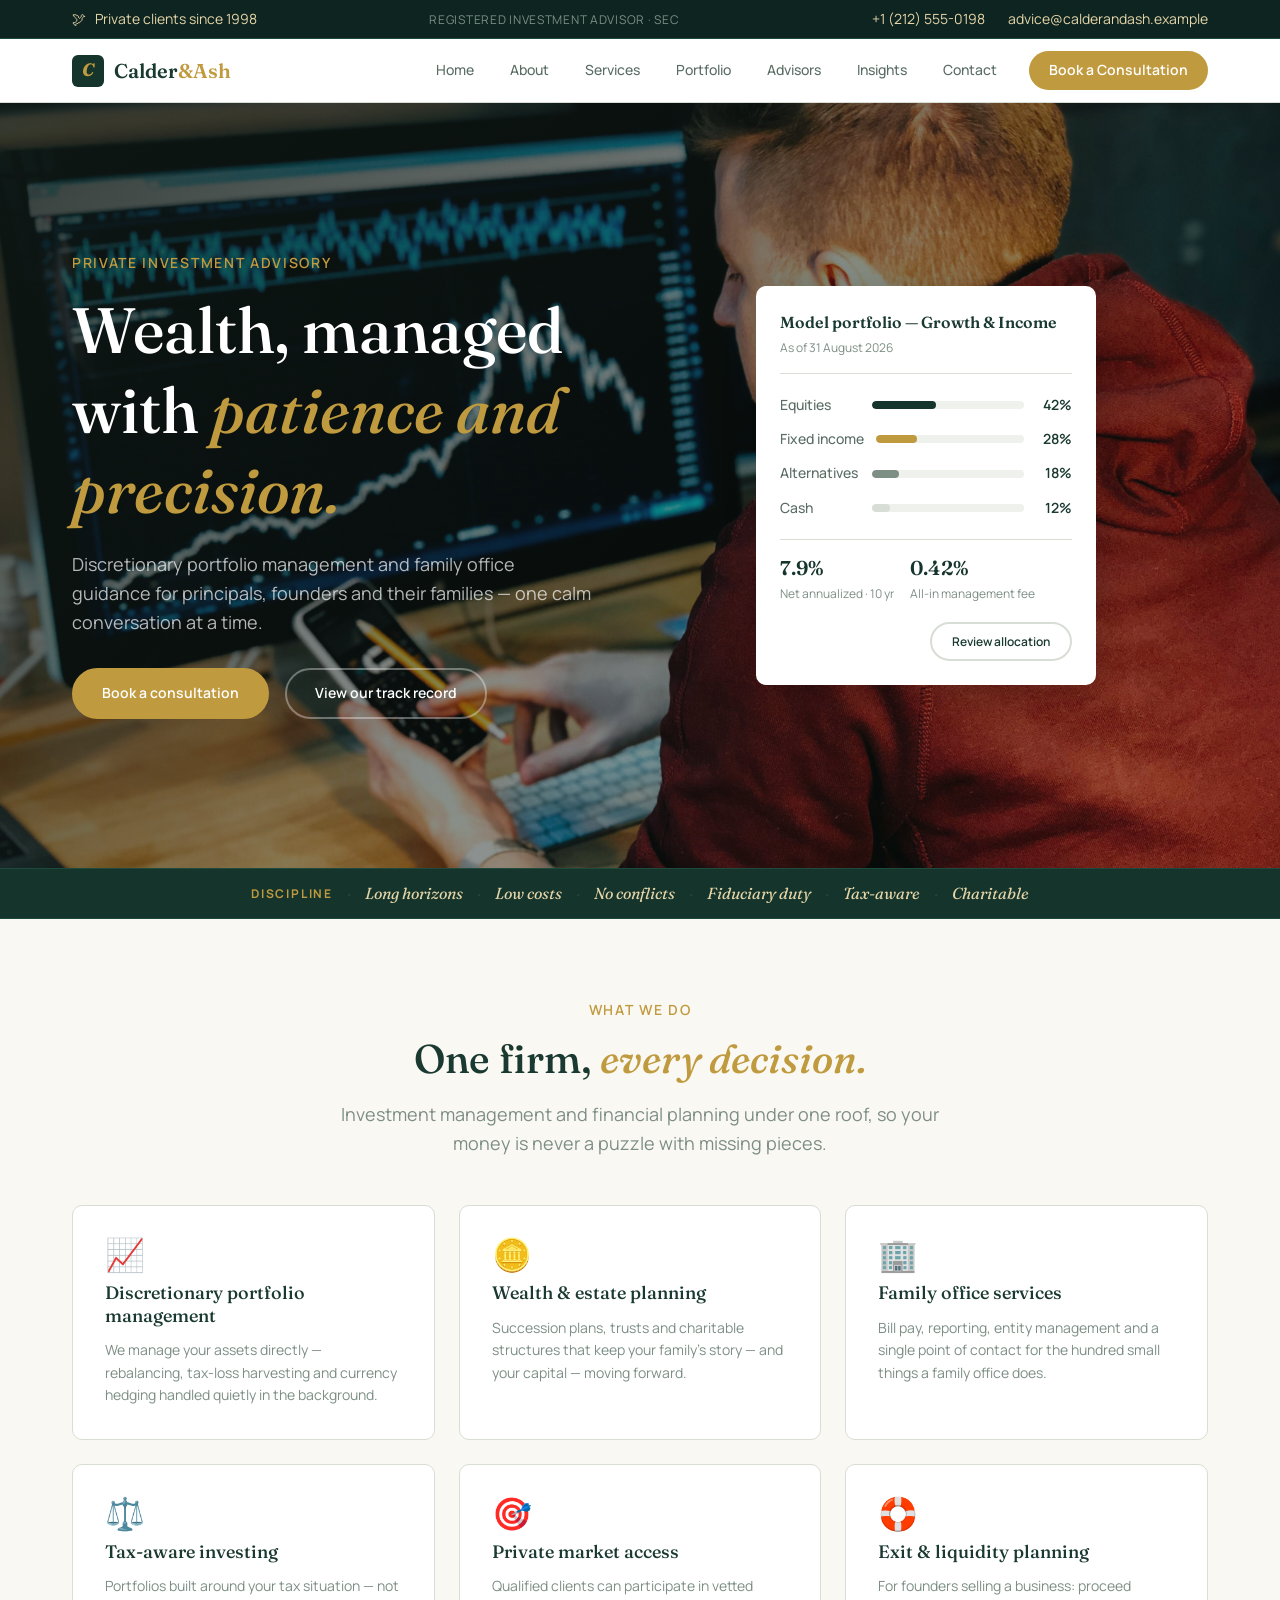
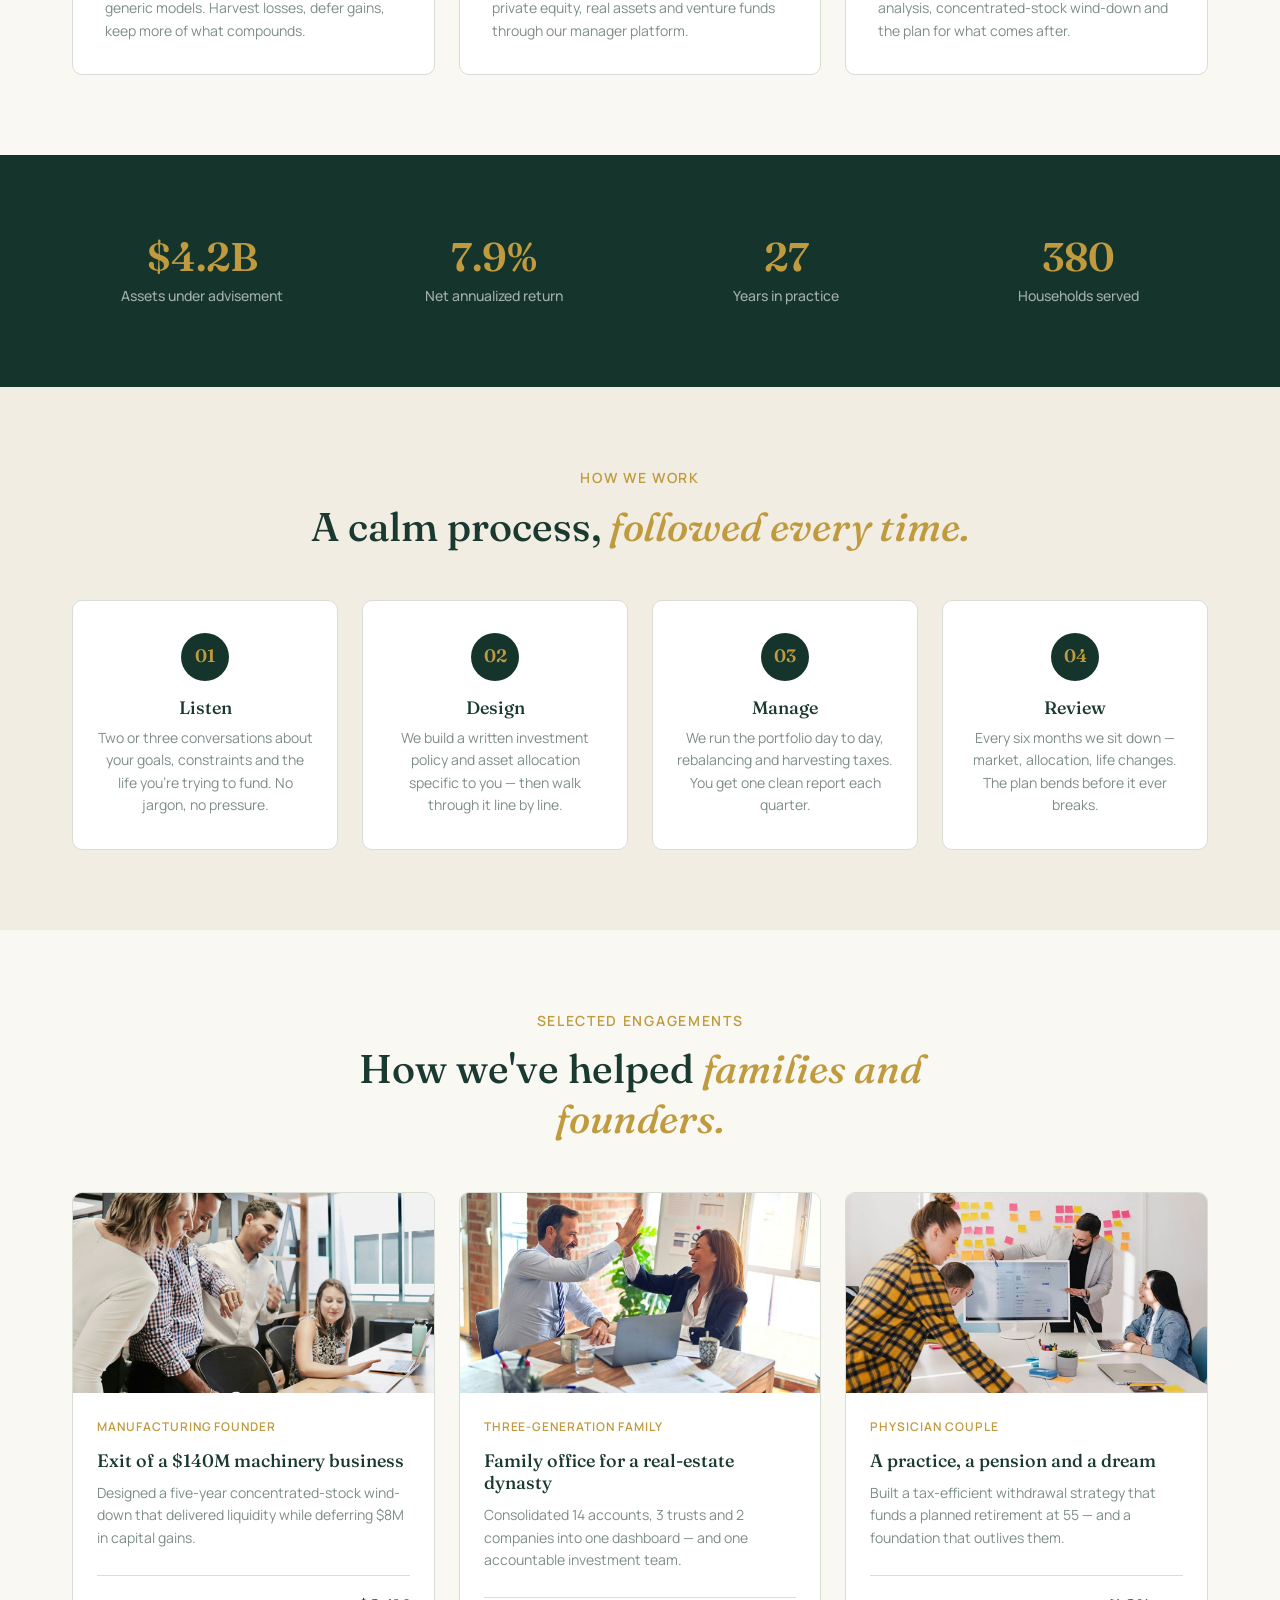
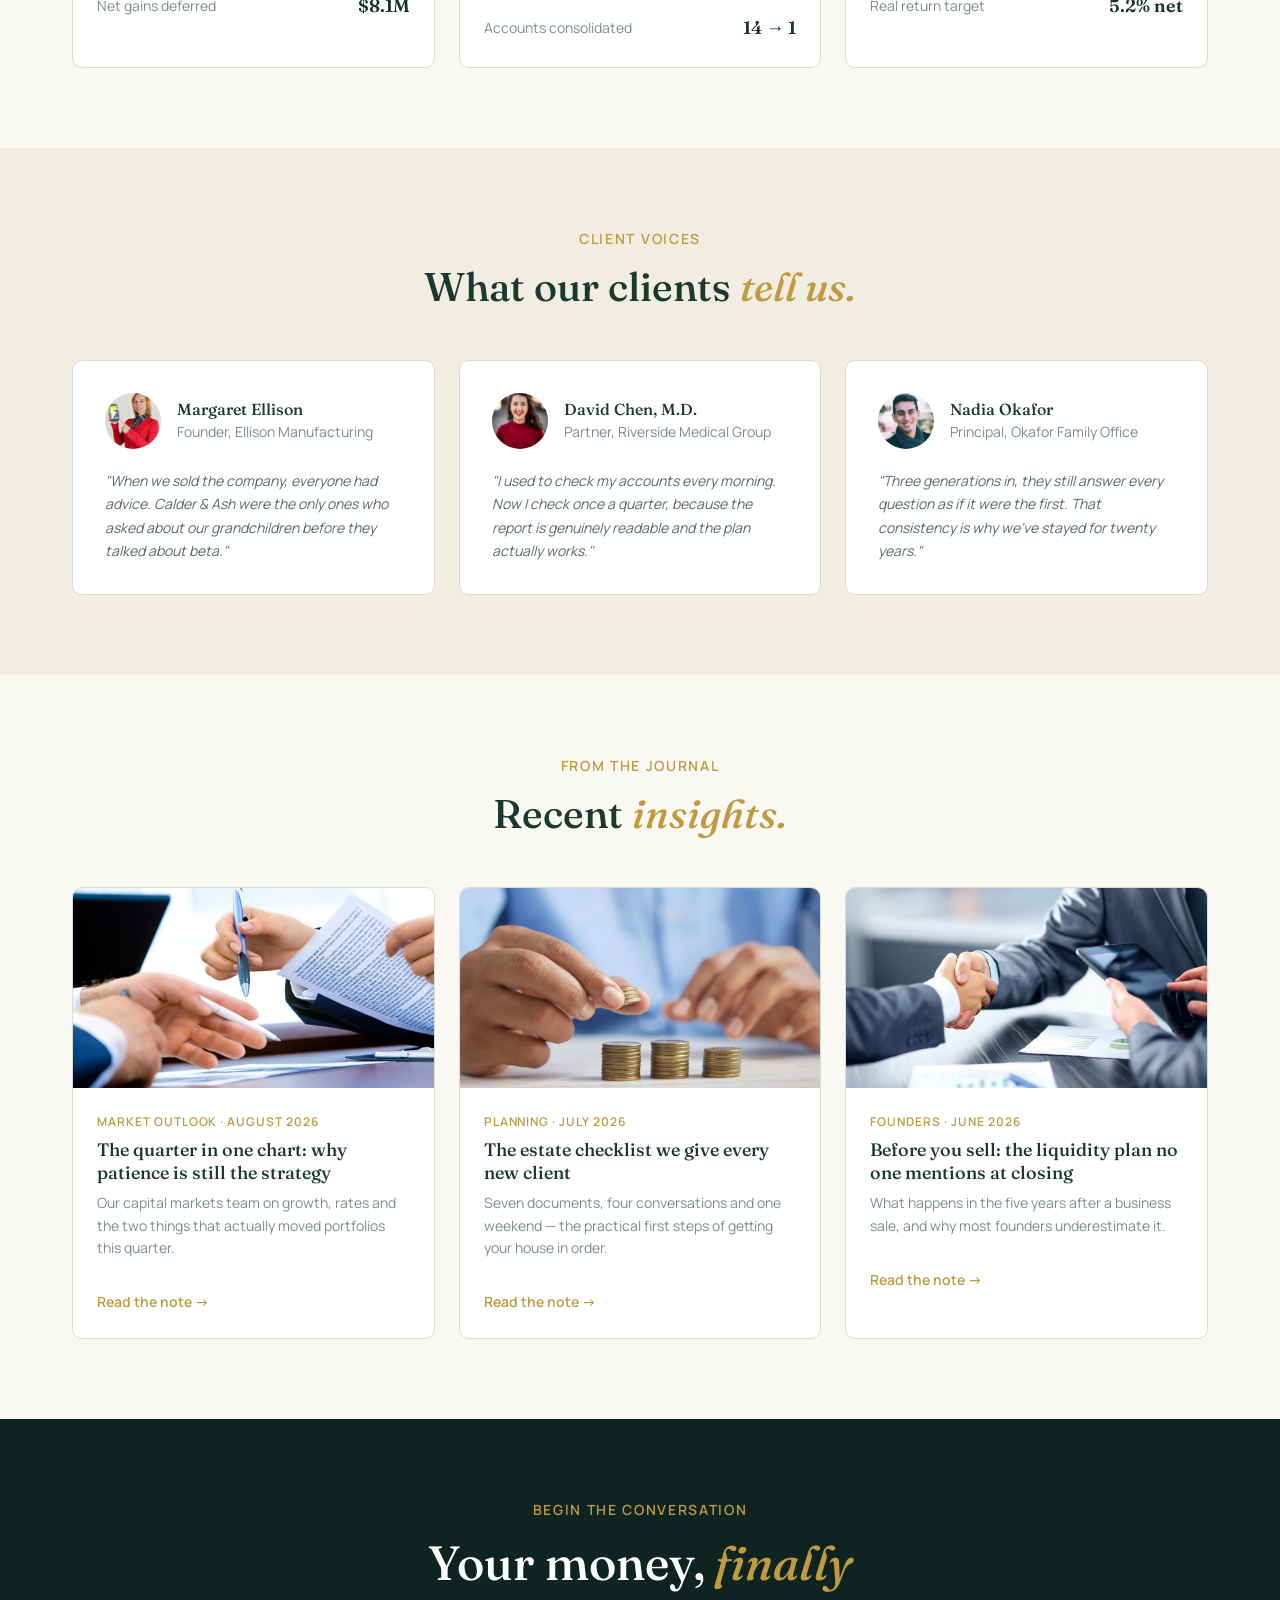
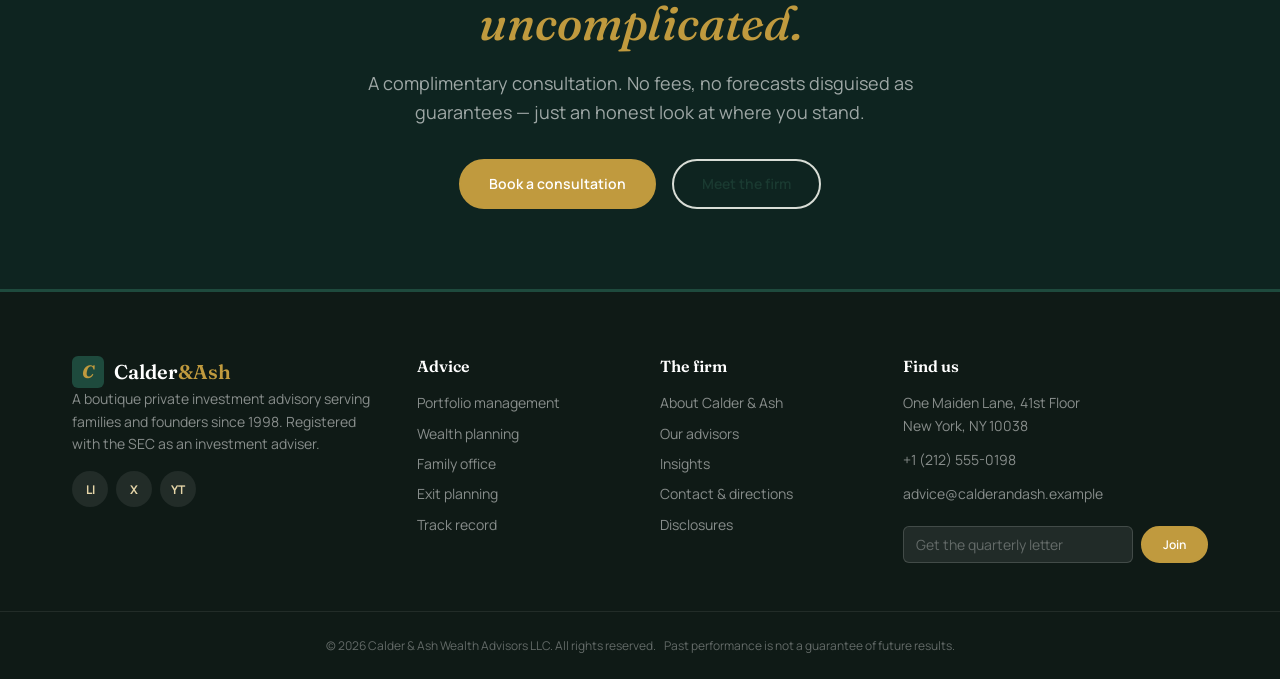
<file: index.html>
<!DOCTYPE html>
<html lang="en">
<head>
  <meta charset="UTF-8">
  <meta name="viewport" content="width=device-width, initial-scale=1.0">
  <title>Calder &amp; Ash — Private Investment Advisory</title>
  <meta name="description" content="Calder & Ash is a boutique private investment advisory firm — discretionary portfolio management, wealth planning and family office services since 1998.">
  <link rel="icon" href="data:image/svg+xml,%3Csvg xmlns='http://www.w3.org/2000/svg' viewBox='0 0 64 64'%3E%3Crect width='64' height='64' rx='14' fill='%2315352c'/%3E%3Cpath d='M12 44 L26 30 L34 38 L52 18' fill='none' stroke='%23c09a3e' stroke-width='5' stroke-linecap='round' stroke-linejoin='round'/%3E%3Ccircle cx='52' cy='18' r='5' fill='%23c09a3e'/%3E%3C/svg%3E">
  <link rel="preconnect" href="https://fonts.googleapis.com">
  <link rel="preconnect" href="https://fonts.gstatic.com" crossorigin>
  <link href="https://fonts.googleapis.com/css2?family=Fraunces:ital,opsz,wght@0,9..144,300;0,9..144,400;0,9..144,500;0,9..144,600;0,9..144,700;1,9..144,400;1,9..144,500&family=Manrope:wght@400;500;600;700;800&display=swap" rel="stylesheet">
  <link rel="stylesheet" href="assets/css/style.css">
</head>
<body>
  <a class="skip-link" href="#main">Skip to content</a>

  <div class="topbar">
    <div class="container topbar-inner">
      <p class="topbar-item"><span class="topbar-icon">🕊</span> Private clients since 1998</p>
      <p class="topbar-item topbar-mid">Registered Investment Advisor · SEC</p>
      <p class="topbar-item topbar-end">
        <a href="tel:+12125550198">+1 (212) 555-0198</a>
        <a href="mailto:advice@calderandash.example">advice@calderandash.example</a>
      </p>
    </div>
  </div>

  <header class="site-header" id="top">
    <div class="container nav-wrap">
      <a href="index.html" class="brand">
        <span class="brand-mark" aria-hidden="true"></span>
        <span class="brand-text">Calder<span>&amp;Ash</span></span>
      </a>
      <button class="nav-toggle" aria-label="Toggle menu" aria-expanded="false" aria-controls="site-nav">&#9776;</button>
      <nav class="nav-links" id="site-nav" aria-label="Primary">
        <a href="index.html" class="nav-link">Home</a>
        <a href="about.html" class="nav-link">About</a>
        <a href="service.html" class="nav-link">Services</a>
        <a href="portfolio.html" class="nav-link">Portfolio</a>
        <a href="team.html" class="nav-link">Advisors</a>
        <a href="insights.html" class="nav-link">Insights</a>
        <a href="contact.html" class="nav-link">Contact</a>
        <a href="contact.html" class="nav-cta">Book a Consultation</a>
      </nav>
    </div>
  </header>

  <main id="main">
    <section class="hero">
      <div class="hero-bg" aria-hidden="true">
        <img src="assets/img/img-hero-1.jpg" alt="" class="active">
        <img src="assets/img/img-hero-2.jpg" alt="">
        <img src="assets/img/img-hero-3.jpg" alt="">
      </div>
      <div class="hero-shade"></div>
      <div class="container hero-inner">
        <div class="hero-copy">
          <p class="hero-eyebrow">Private investment advisory</p>
          <h1>Wealth, managed with <em>patience and precision.</em></h1>
          <p class="hero-sub">Discretionary portfolio management and family office guidance for principals, founders and their families — one calm conversation at a time.</p>
          <div class="hero-actions">
            <a href="contact.html" class="btn btn-primary">Book a consultation</a>
            <a href="portfolio.html" class="btn btn-ghost-light">View our track record</a>
          </div>
        </div>
        <div class="snapshot-card reveal">
          <div class="snap-head">
            <p class="snap-label">Model portfolio — Growth &amp; Income</p>
            <p class="snap-meta">As of 31 August 2026</p>
          </div>
          <div class="snap-alloc">
            <div class="alloc-row">
              <span class="alloc-label">Equities</span>
              <div class="alloc-track"><span class="alloc-fill" style="--alloc:42%"></span></div>
              <span class="alloc-val">42%</span>
            </div>
            <div class="alloc-row">
              <span class="alloc-label">Fixed income</span>
              <div class="alloc-track"><span class="alloc-fill fill-gold" style="--alloc:28%"></span></div>
              <span class="alloc-val">28%</span>
            </div>
            <div class="alloc-row">
              <span class="alloc-label">Alternatives</span>
              <div class="alloc-track"><span class="alloc-fill fill-mist" style="--alloc:18%"></span></div>
              <span class="alloc-val">18%</span>
            </div>
            <div class="alloc-row">
              <span class="alloc-label">Cash</span>
              <div class="alloc-track"><span class="alloc-fill fill-line" style="--alloc:12%"></span></div>
              <span class="alloc-val">12%</span>
            </div>
          </div>
          <div class="snap-foot">
            <div class="snap-stat">
              <span class="snap-num">7.9%</span>
              <span class="snap-desc">Net annualized · 10 yr</span>
            </div>
            <div class="snap-stat">
              <span class="snap-num">0.42%</span>
              <span class="snap-desc">All-in management fee</span>
            </div>
            <a href="portfolio.html" class="btn btn-ghost-dark btn-sm">Review allocation</a>
          </div>
        </div>
      </div>
    </section>

    <section class="ticker-strip">
      <div class="container ticker-inner">
        <p class="ticker-label">Discipline</p>
        <p class="ticker-item">Long horizons</p>
        <p class="ticker-item">Low costs</p>
        <p class="ticker-item">No conflicts</p>
        <p class="ticker-item">Fiduciary duty</p>
        <p class="ticker-item">Tax-aware</p>
        <p class="ticker-item">Charitable</p>
      </div>
    </section>

    <section class="section">
      <div class="container">
        <div class="section-head reveal">
          <p class="eyebrow">What we do</p>
          <h2 class="section-title">One firm, <em>every decision.</em></h2>
          <p class="section-sub">Investment management and financial planning under one roof, so your money is never a puzzle with missing pieces.</p>
        </div>
        <div class="strategy-grid">
          <article class="strategy-card reveal">
            <span class="strategy-icon" aria-hidden="true">📈</span>
            <h3>Discretionary portfolio management</h3>
            <p>We manage your assets directly — rebalancing, tax-loss harvesting and currency hedging handled quietly in the background.</p>
          </article>
          <article class="strategy-card reveal">
            <span class="strategy-icon" aria-hidden="true">🪙</span>
            <h3>Wealth &amp; estate planning</h3>
            <p>Succession plans, trusts and charitable structures that keep your family's story — and your capital — moving forward.</p>
          </article>
          <article class="strategy-card reveal">
            <span class="strategy-icon" aria-hidden="true">🏢</span>
            <h3>Family office services</h3>
            <p>Bill pay, reporting, entity management and a single point of contact for the hundred small things a family office does.</p>
          </article>
          <article class="strategy-card reveal">
            <span class="strategy-icon" aria-hidden="true">⚖️</span>
            <h3>Tax-aware investing</h3>
            <p>Portfolios built around your tax situation — not generic models. Harvest losses, defer gains, keep more of what compounds.</p>
          </article>
          <article class="strategy-card reveal">
            <span class="strategy-icon" aria-hidden="true">🎯</span>
            <h3>Private market access</h3>
            <p>Qualified clients can participate in vetted private equity, real assets and venture funds through our manager platform.</p>
          </article>
          <article class="strategy-card reveal">
            <span class="strategy-icon" aria-hidden="true">🛟</span>
            <h3>Exit &amp; liquidity planning</h3>
            <p>For founders selling a business: proceed analysis, concentrated-stock wind-down and the plan for what comes after.</p>
          </article>
        </div>
      </div>
    </section>

    <section class="section section-pine">
      <div class="container">
        <div class="stat-band">
          <div class="stat-item reveal">
            <span class="stat-num">$4.2B</span>
            <span class="stat-label">Assets under advisement</span>
          </div>
          <div class="stat-item reveal">
            <span class="stat-num">7.9%</span>
            <span class="stat-label">Net annualized return</span>
          </div>
          <div class="stat-item reveal">
            <span class="stat-num">27</span>
            <span class="stat-label">Years in practice</span>
          </div>
          <div class="stat-item reveal">
            <span class="stat-num">380</span>
            <span class="stat-label">Households served</span>
          </div>
        </div>
      </div>
    </section>

    <section class="section section-sand">
      <div class="container">
        <div class="section-head reveal">
          <p class="eyebrow">How we work</p>
          <h2 class="section-title">A calm process, <em>followed every time.</em></h2>
        </div>
        <div class="method-grid">
          <div class="method-step reveal">
            <span class="method-num">01</span>
            <h3>Listen</h3>
            <p>Two or three conversations about your goals, constraints and the life you're trying to fund. No jargon, no pressure.</p>
          </div>
          <div class="method-step reveal">
            <span class="method-num">02</span>
            <h3>Design</h3>
            <p>We build a written investment policy and asset allocation specific to you — then walk through it line by line.</p>
          </div>
          <div class="method-step reveal">
            <span class="method-num">03</span>
            <h3>Manage</h3>
            <p>We run the portfolio day to day, rebalancing and harvesting taxes. You get one clean report each quarter.</p>
          </div>
          <div class="method-step reveal">
            <span class="method-num">04</span>
            <h3>Review</h3>
            <p>Every six months we sit down — market, allocation, life changes. The plan bends before it ever breaks.</p>
          </div>
        </div>
      </div>
    </section>

    <section class="section">
      <div class="container">
        <div class="section-head reveal">
          <p class="eyebrow">Selected engagements</p>
          <h2 class="section-title">How we've helped <em>families and founders.</em></h2>
        </div>
        <div class="case-grid">
          <article class="case-card reveal">
            <img src="assets/img/img-case-1.jpg" alt="Portfolio review meeting" loading="lazy">
            <div class="case-body">
              <span class="case-tag">Manufacturing founder</span>
              <h3>Exit of a $140M machinery business</h3>
              <p>Designed a five-year concentrated-stock wind-down that delivered liquidity while deferring $8M in capital gains.</p>
              <p class="case-result"><span>Net gains deferred</span> <strong>$8.1M</strong></p>
            </div>
          </article>
          <article class="case-card reveal">
            <img src="assets/img/img-case-2.jpg" alt="Family office meeting" loading="lazy">
            <div class="case-body">
              <span class="case-tag">Three-generation family</span>
              <h3>Family office for a real-estate dynasty</h3>
              <p>Consolidated 14 accounts, 3 trusts and 2 companies into one dashboard — and one accountable investment team.</p>
              <p class="case-result"><span>Accounts consolidated</span> <strong>14 → 1</strong></p>
            </div>
          </article>
          <article class="case-card reveal">
            <img src="assets/img/img-case-3.jpg" alt="Philanthropy planning" loading="lazy">
            <div class="case-body">
              <span class="case-tag">Physician couple</span>
              <h3>A practice, a pension and a dream</h3>
              <p>Built a tax-efficient withdrawal strategy that funds a planned retirement at 55 — and a foundation that outlives them.</p>
              <p class="case-result"><span>Real return target</span> <strong>5.2% net</strong></p>
            </div>
          </article>
        </div>
      </div>
    </section>

    <section class="section section-sand">
      <div class="container">
        <div class="section-head reveal">
          <p class="eyebrow">Client voices</p>
          <h2 class="section-title">What our clients <em>tell us.</em></h2>
        </div>
        <div class="tst-grid">
          <div class="tst-card reveal">
            <div class="tst-head">
              <img src="assets/img/img-person-1.jpg" alt="Margaret Ellison" class="tst-avatar" loading="lazy">
              <div>
                <h3>Margaret Ellison</h3>
                <p class="tst-role">Founder, Ellison Manufacturing</p>
              </div>
            </div>
            <p>"When we sold the company, everyone had advice. Calder &amp; Ash were the only ones who asked about our grandchildren before they talked about beta."</p>
          </div>
          <div class="tst-card reveal">
            <div class="tst-head">
              <img src="assets/img/img-person-2.jpg" alt="David Chen" class="tst-avatar" loading="lazy">
              <div>
                <h3>David Chen, M.D.</h3>
                <p class="tst-role">Partner, Riverside Medical Group</p>
              </div>
            </div>
            <p>"I used to check my accounts every morning. Now I check once a quarter, because the report is genuinely readable and the plan actually works."</p>
          </div>
          <div class="tst-card reveal">
            <div class="tst-head">
              <img src="assets/img/img-person-3.jpg" alt="Nadia Okafor" class="tst-avatar" loading="lazy">
              <div>
                <h3>Nadia Okafor</h3>
                <p class="tst-role">Principal, Okafor Family Office</p>
              </div>
            </div>
            <p>"Three generations in, they still answer every question as if it were the first. That consistency is why we've stayed for twenty years."</p>
          </div>
        </div>
      </div>
    </section>

    <section class="section">
      <div class="container">
        <div class="section-head reveal">
          <p class="eyebrow">From the journal</p>
          <h2 class="section-title">Recent <em>insights.</em></h2>
        </div>
        <div class="blog-grid">
          <article class="post-card reveal">
            <img src="assets/img/img-service-1.jpg" alt="Quarterly market outlook" loading="lazy">
            <div class="post-body">
              <span class="post-meta">Market outlook · August 2026</span>
              <h3><a href="insights.html">The quarter in one chart: why patience is still the strategy</a></h3>
              <p>Our capital markets team on growth, rates and the two things that actually moved portfolios this quarter.</p>
              <a href="insights.html" class="post-link">Read the note →</a>
            </div>
          </article>
          <article class="post-card reveal">
            <img src="assets/img/img-service-2.jpg" alt="Estate planning checklist" loading="lazy">
            <div class="post-body">
              <span class="post-meta">Planning · July 2026</span>
              <h3><a href="insights.html">The estate checklist we give every new client</a></h3>
              <p>Seven documents, four conversations and one weekend — the practical first steps of getting your house in order.</p>
              <a href="insights.html" class="post-link">Read the note →</a>
            </div>
          </article>
          <article class="post-card reveal">
            <img src="assets/img/img-service-3.jpg" alt="Founder exit planning" loading="lazy">
            <div class="post-body">
              <span class="post-meta">Founders · June 2026</span>
              <h3><a href="insights.html">Before you sell: the liquidity plan no one mentions at closing</a></h3>
              <p>What happens in the five years after a business sale, and why most founders underestimate it.</p>
              <a href="insights.html" class="post-link">Read the note →</a>
            </div>
          </article>
        </div>
      </div>
    </section>

    <section class="cta-section">
      <div class="container cta-inner reveal">
        <p class="eyebrow">Begin the conversation</p>
        <h2 class="cta-title">Your money, <em>finally uncomplicated.</em></h2>
        <p class="cta-sub">A complimentary consultation. No fees, no forecasts disguised as guarantees — just an honest look at where you stand.</p>
        <div class="cta-actions">
          <a href="contact.html" class="btn btn-primary">Book a consultation</a>
          <a href="about.html" class="btn btn-ghost-dark">Meet the firm</a>
        </div>
      </div>
    </section>
  </main>

  <footer class="site-footer">
    <div class="container footer-grid">
      <div class="footer-col">
        <a href="index.html" class="brand footer-brand">
          <span class="brand-mark" aria-hidden="true"></span>
          <span class="brand-text">Calder<span>&amp;Ash</span></span>
        </a>
        <p>A boutique private investment advisory serving families and founders since 1998. Registered with the SEC as an investment adviser.</p>
        <div class="footer-social">
          <a href="https://linkedin.com" target="_blank" rel="noopener" aria-label="LinkedIn">LI</a>
          <a href="https://twitter.com" target="_blank" rel="noopener" aria-label="Twitter">X</a>
          <a href="https://youtube.com" target="_blank" rel="noopener" aria-label="YouTube">YT</a>
        </div>
      </div>
      <div class="footer-col">
        <h3>Advice</h3>
        <ul class="footer-links">
          <li><a href="service.html">Portfolio management</a></li>
          <li><a href="service.html">Wealth planning</a></li>
          <li><a href="service.html">Family office</a></li>
          <li><a href="service.html">Exit planning</a></li>
          <li><a href="portfolio.html">Track record</a></li>
        </ul>
      </div>
      <div class="footer-col">
        <h3>The firm</h3>
        <ul class="footer-links">
          <li><a href="about.html">About Calder &amp; Ash</a></li>
          <li><a href="team.html">Our advisors</a></li>
          <li><a href="insights.html">Insights</a></li>
          <li><a href="contact.html">Contact &amp; directions</a></li>
          <li><a href="404.html">Disclosures</a></li>
        </ul>
      </div>
      <div class="footer-col">
        <h3>Find us</h3>
        <ul class="footer-links footer-contact">
          <li>One Maiden Lane, 41st Floor<br>New York, NY 10038</li>
          <li><a href="tel:+12125550198">+1 (212) 555-0198</a></li>
          <li><a href="mailto:advice@calderandash.example">advice@calderandash.example</a></li>
        </ul>
        <form class="newsletter" data-form novalidate>
          <label for="nl-email" class="sr-only">Email for our quarterly letter</label>
          <input id="nl-email" type="email" name="email" placeholder="Get the quarterly letter" required>
          <button type="submit" class="btn btn-primary btn-sm">Join</button>
          <p class="form-msg form-ok">Welcome — first letter lands this quarter.</p>
          <p class="form-msg form-err">Please enter a valid email address.</p>
        </form>
      </div>
    </div>
    <div class="footer-bottom">
      <div class="container">
        <p>© <span data-year>2026</span> Calder &amp; Ash Wealth Advisors LLC. All rights reserved.</p>
        <p>Past performance is not a guarantee of future results.</p>
      </div>
    </div>
  </footer>

  <button class="back-to-top" aria-label="Back to top">&#8593;</button>
  <script src="assets/js/main.js"></script>
</body>
</html>
</file>
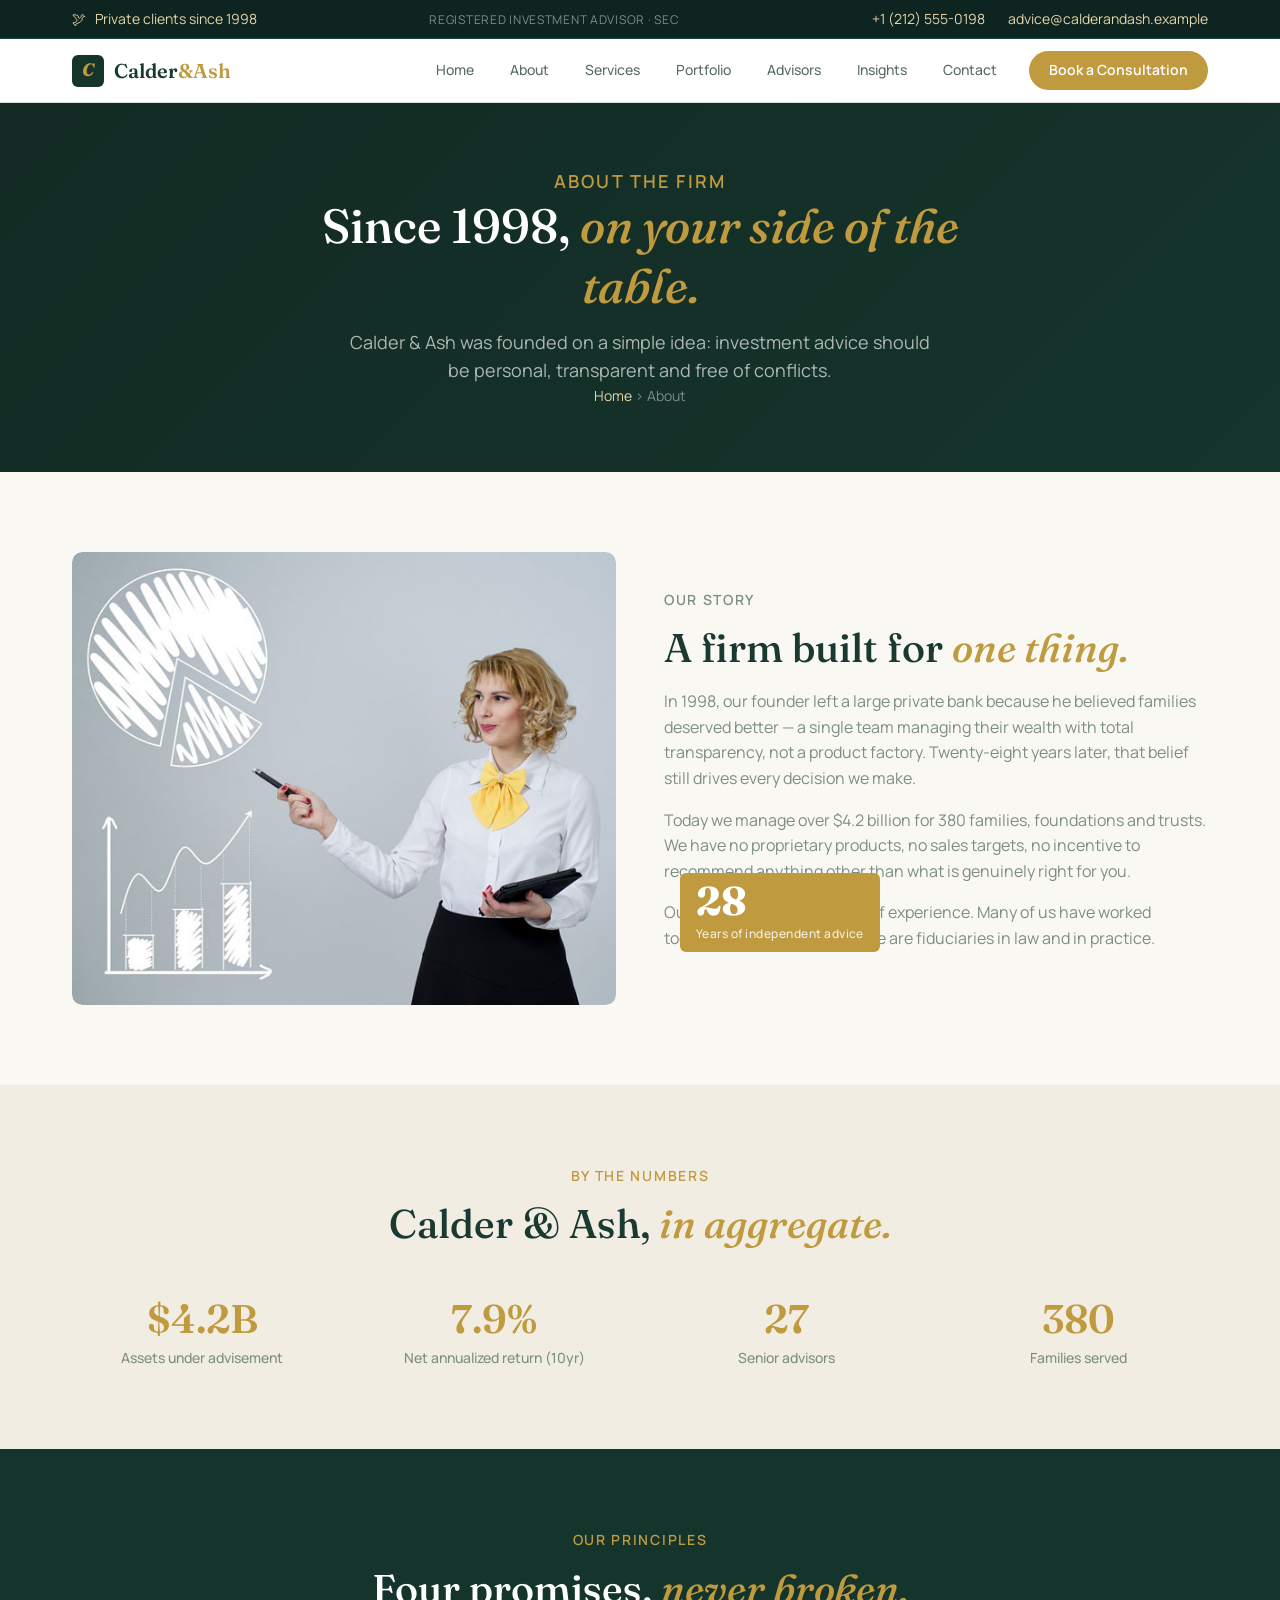
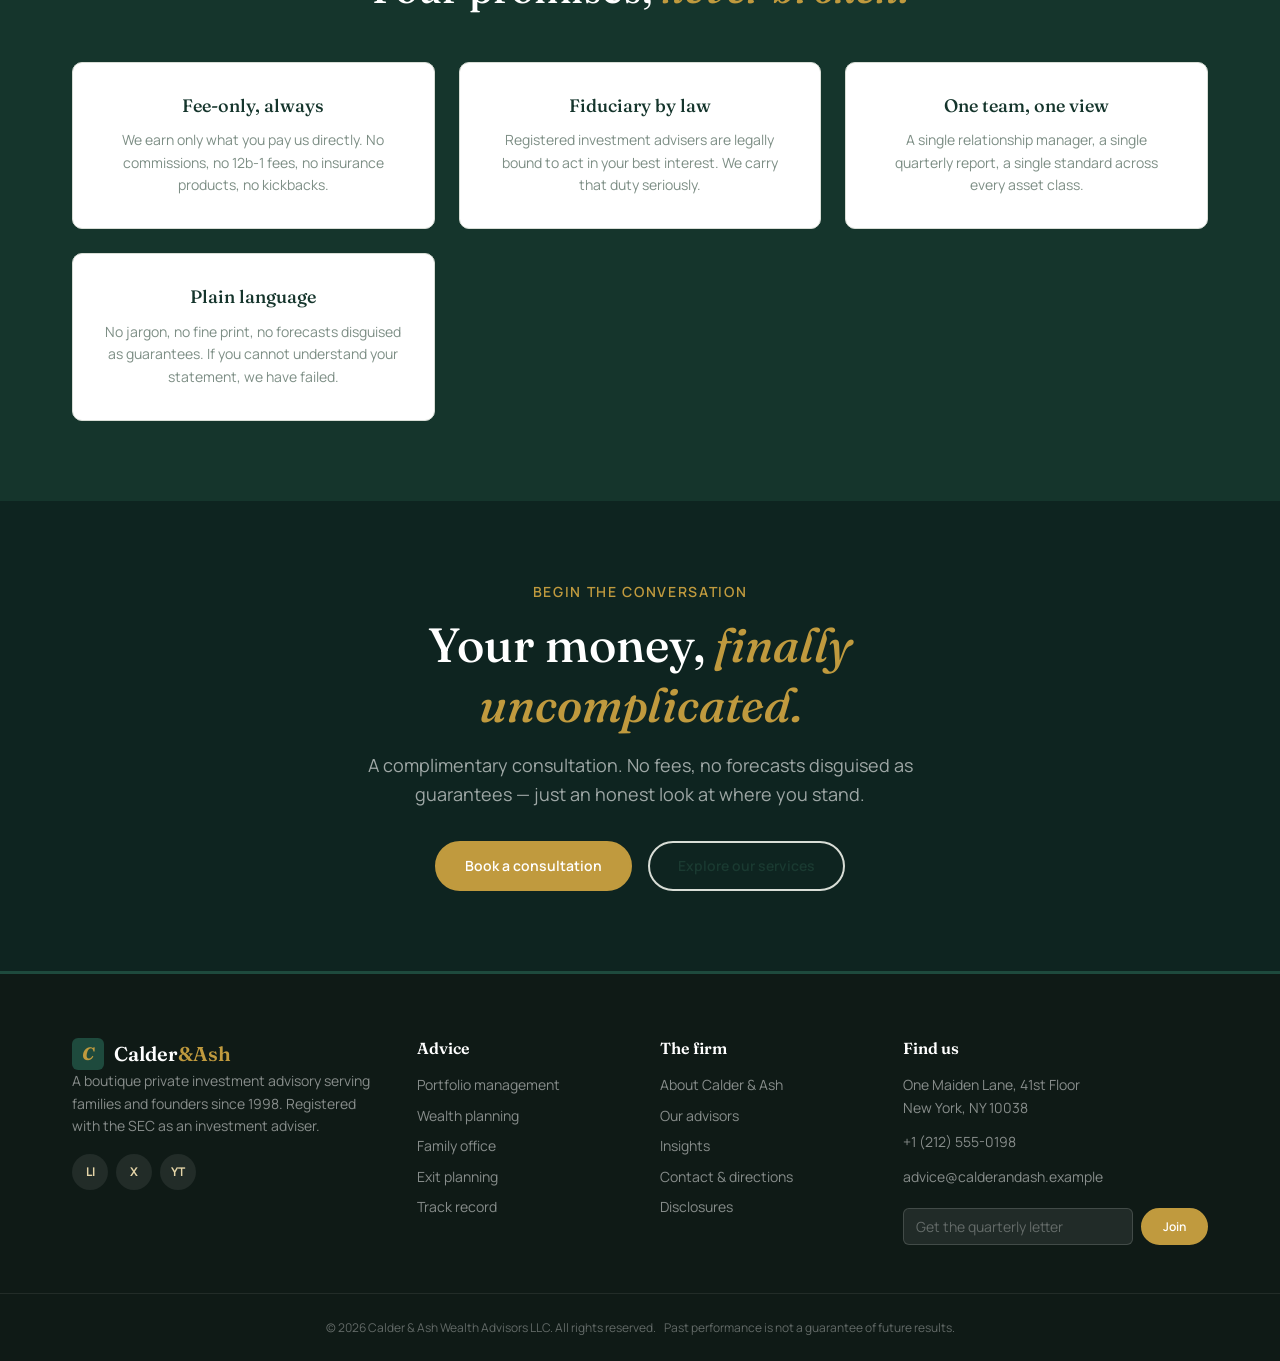
<file: about.html>
<!DOCTYPE html>
<html lang="en">
<head>
  <meta charset="UTF-8">
  <meta name="viewport" content="width=device-width, initial-scale=1.0">
  <title>About — Calder &amp; Ash</title>
  <meta name="description" content="Calder & Ash is a boutique private investment advisory firm. Since 1998, we have offered independent, fee-only wealth management, estate planning and family office services.">
  <link rel="icon" href="data:image/svg+xml,%3Csvg xmlns='http://www.w3.org/2000/svg' viewBox='0 0 64 64'%3E%3Crect width='64' height='64' rx='14' fill='%2315352c'/%3E%3Cpath d='M12 44 L26 30 L34 38 L52 18' fill='none' stroke='%23c09a3e' stroke-width='5' stroke-linecap='round' stroke-linejoin='round'/%3E%3Ccircle cx='52' cy='18' r='5' fill='%23c09a3e'/%3E%3C/svg%3E">
  <link rel="preconnect" href="https://fonts.googleapis.com">
  <link rel="preconnect" href="https://fonts.gstatic.com" crossorigin>
  <link href="https://fonts.googleapis.com/css2?family=Fraunces:ital,opsz,wght@0,9..144,300;0,9..144,400;0,9..144,500;0,9..144,600;0,9..144,700;1,9..144,400;1,9..144,500&family=Manrope:wght@400;500;600;700;800&display=swap" rel="stylesheet">
  <link rel="stylesheet" href="assets/css/style.css">
</head>
<body>
  <a class="skip-link" href="#main">Skip to content</a>

<div class="topbar">
    <div class="container topbar-inner">
      <p class="topbar-item"><span class="topbar-icon">🕊</span> Private clients since 1998</p>
      <p class="topbar-item topbar-mid">Registered Investment Advisor · SEC</p>
      <p class="topbar-item topbar-end">
        <a href="tel:+12125550198">+1 (212) 555-0198</a>
        <a href="mailto:advice@calderandash.example">advice@calderandash.example</a>
      </p>
    </div>
  </div>

  <header class="site-header" id="top">
    <div class="container nav-wrap">
      <a href="index.html" class="brand">
        <span class="brand-mark" aria-hidden="true"></span>
        <span class="brand-text">Calder<span>&amp;Ash</span></span>
      </a>
      <button class="nav-toggle" aria-label="Toggle menu" aria-expanded="false" aria-controls="site-nav">&#9776;</button>
      <nav class="nav-links" id="site-nav" aria-label="Primary">
        <a href="index.html" class="nav-link">Home</a>
        <a href="about.html" class="nav-link">About</a>
        <a href="service.html" class="nav-link">Services</a>
        <a href="portfolio.html" class="nav-link">Portfolio</a>
        <a href="team.html" class="nav-link">Advisors</a>
        <a href="insights.html" class="nav-link">Insights</a>
        <a href="contact.html" class="nav-link">Contact</a>
        <a href="contact.html" class="nav-cta">Book a Consultation</a>
      </nav>
    </div>
  </header>

  <main id="main">

    <section class="page-banner">
      <div class="container">
        <p class="eyebrow">About the firm</p>
        <h1>Since 1998, <em>on your side of the table.</em></h1>
        <p>Calder & Ash was founded on a simple idea: investment advice should be personal, transparent and free of conflicts.</p>
        <p class="crumb"><a href="index.html">Home</a> › About</p>
      </div>
    </section>

    <section class="section">
      <div class="container split">
        <div class="split-media reveal">
          <img src="assets/img/img-about.jpg" alt="Calder & Ash meeting room overlooking Manhattan" loading="lazy">
        </div>
        <div class="split-copy reveal">
          <p class="eyebrow">Our story</p>
          <h2 class="section-title">A firm built for <em>one thing.</em></h2>
          <p>In 1998, our founder left a large private bank because he believed families deserved better — a single team managing their wealth with total transparency, not a product factory. Twenty-eight years later, that belief still drives every decision we make.</p>
          <p>Today we manage over $4.2 billion for 380 families, foundations and trusts. We have no proprietary products, no sales targets, no incentive to recommend anything other than what is genuinely right for you.</p>
          <p>Our team averages 22 years of experience. Many of us have worked together for over a decade. We are fiduciaries in law and in practice.</p>
          <div class="exp-badge">
            <span class="exp-num">28</span>
            <span class="exp-label">Years of independent advice</span>
          </div>
        </div>
      </div>
    </section>

    <section class="section section-sand">
      <div class="container">
        <div class="section-head reveal">
          <p class="eyebrow">By the numbers</p>
          <h2 class="section-title">Calder & Ash, <em>in aggregate.</em></h2>
        </div>
        <div class="stat-band">
          <div class="stat-item reveal">
            <span class="stat-num">$4.2B</span>
            <span class="stat-label">Assets under advisement</span>
          </div>
          <div class="stat-item reveal">
            <span class="stat-num">7.9%</span>
            <span class="stat-label">Net annualized return (10yr)</span>
          </div>
          <div class="stat-item reveal">
            <span class="stat-num">27</span>
            <span class="stat-label">Senior advisors</span>
          </div>
          <div class="stat-item reveal">
            <span class="stat-num">380</span>
            <span class="stat-label">Families served</span>
          </div>
        </div>
      </div>
    </section>

    <section class="section section-pine">
      <div class="container">
        <div class="section-head reveal">
          <p class="eyebrow">Our principles</p>
          <h2 class="section-title">Four promises, <em>never broken.</em></h2>
        </div>
        <div class="value-grid">
          <div class="value-card reveal">
            <h3>Fee-only, always</h3>
            <p>We earn only what you pay us directly. No commissions, no 12b-1 fees, no insurance products, no kickbacks.</p>
          </div>
          <div class="value-card reveal">
            <h3>Fiduciary by law</h3>
            <p>Registered investment advisers are legally bound to act in your best interest. We carry that duty seriously.</p>
          </div>
          <div class="value-card reveal">
            <h3>One team, one view</h3>
            <p>A single relationship manager, a single quarterly report, a single standard across every asset class.</p>
          </div>
          <div class="value-card reveal">
            <h3>Plain language</h3>
            <p>No jargon, no fine print, no forecasts disguised as guarantees. If you cannot understand your statement, we have failed.</p>
          </div>
        </div>
      </div>
    </section>

  
    <section class="cta-section">
      <div class="container cta-inner reveal">
        <p class="eyebrow">Begin the conversation</p>
        <h2 class="cta-title">Your money, <em>finally uncomplicated.</em></h2>
        <p class="cta-sub">A complimentary consultation. No fees, no forecasts disguised as guarantees — just an honest look at where you stand.</p>
        <div class="cta-actions">
          <a href="contact.html" class="btn btn-primary">Book a consultation</a>
          <a href="service.html" class="btn btn-ghost-dark">Explore our services</a>
        </div>
      </div>
    </section>
  </main>
<footer class="site-footer">
    <div class="container footer-grid">
      <div class="footer-col">
        <a href="index.html" class="brand footer-brand">
          <span class="brand-mark" aria-hidden="true"></span>
          <span class="brand-text">Calder<span>&amp;Ash</span></span>
        </a>
        <p>A boutique private investment advisory serving families and founders since 1998. Registered with the SEC as an investment adviser.</p>
        <div class="footer-social">
          <a href="https://linkedin.com" target="_blank" rel="noopener" aria-label="LinkedIn">LI</a>
          <a href="https://twitter.com" target="_blank" rel="noopener" aria-label="Twitter">X</a>
          <a href="https://youtube.com" target="_blank" rel="noopener" aria-label="YouTube">YT</a>
        </div>
      </div>
      <div class="footer-col">
        <h3>Advice</h3>
        <ul class="footer-links">
          <li><a href="service.html">Portfolio management</a></li>
          <li><a href="service.html">Wealth planning</a></li>
          <li><a href="service.html">Family office</a></li>
          <li><a href="service.html">Exit planning</a></li>
          <li><a href="portfolio.html">Track record</a></li>
        </ul>
      </div>
      <div class="footer-col">
        <h3>The firm</h3>
        <ul class="footer-links">
          <li><a href="about.html">About Calder &amp; Ash</a></li>
          <li><a href="team.html">Our advisors</a></li>
          <li><a href="insights.html">Insights</a></li>
          <li><a href="contact.html">Contact &amp; directions</a></li>
          <li><a href="404.html">Disclosures</a></li>
        </ul>
      </div>
      <div class="footer-col">
        <h3>Find us</h3>
        <ul class="footer-links footer-contact">
          <li>One Maiden Lane, 41st Floor<br>New York, NY 10038</li>
          <li><a href="tel:+12125550198">+1 (212) 555-0198</a></li>
          <li><a href="mailto:advice@calderandash.example">advice@calderandash.example</a></li>
        </ul>
        <form class="newsletter" data-form novalidate>
          <label for="nl-email" class="sr-only">Email for our quarterly letter</label>
          <input id="nl-email" type="email" name="email" placeholder="Get the quarterly letter" required>
          <button type="submit" class="btn btn-primary btn-sm">Join</button>
          <p class="form-msg form-ok">Welcome — first letter lands this quarter.</p>
          <p class="form-msg form-err">Please enter a valid email address.</p>
        </form>
      </div>
    </div>
    <div class="footer-bottom">
      <div class="container">
        <p>© <span data-year>2026</span> Calder &amp; Ash Wealth Advisors LLC. All rights reserved.</p>
        <p>Past performance is not a guarantee of future results.</p>
      </div>
    </div>
  </footer>

  <button class="back-to-top" aria-label="Back to top">&#8593;</button>
  <script src="assets/js/main.js"></script>
</body>
</html>
</file>
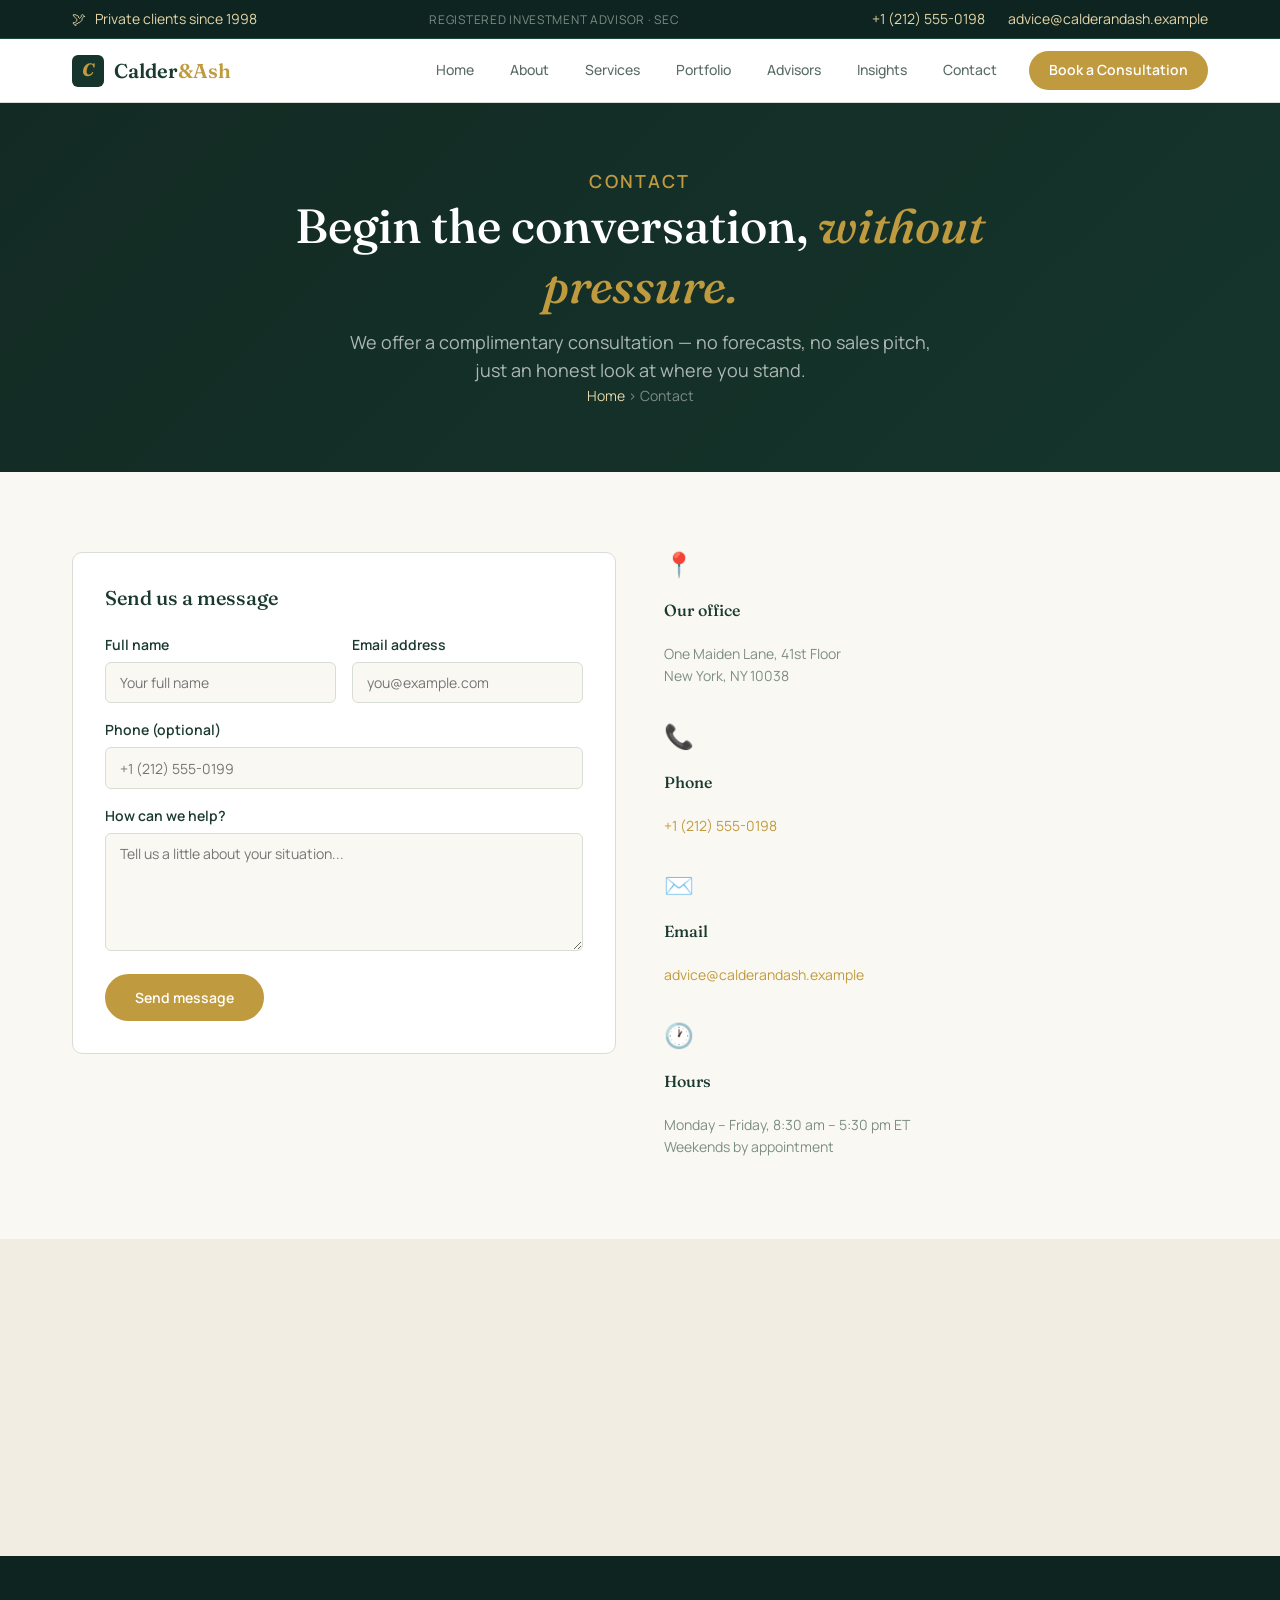
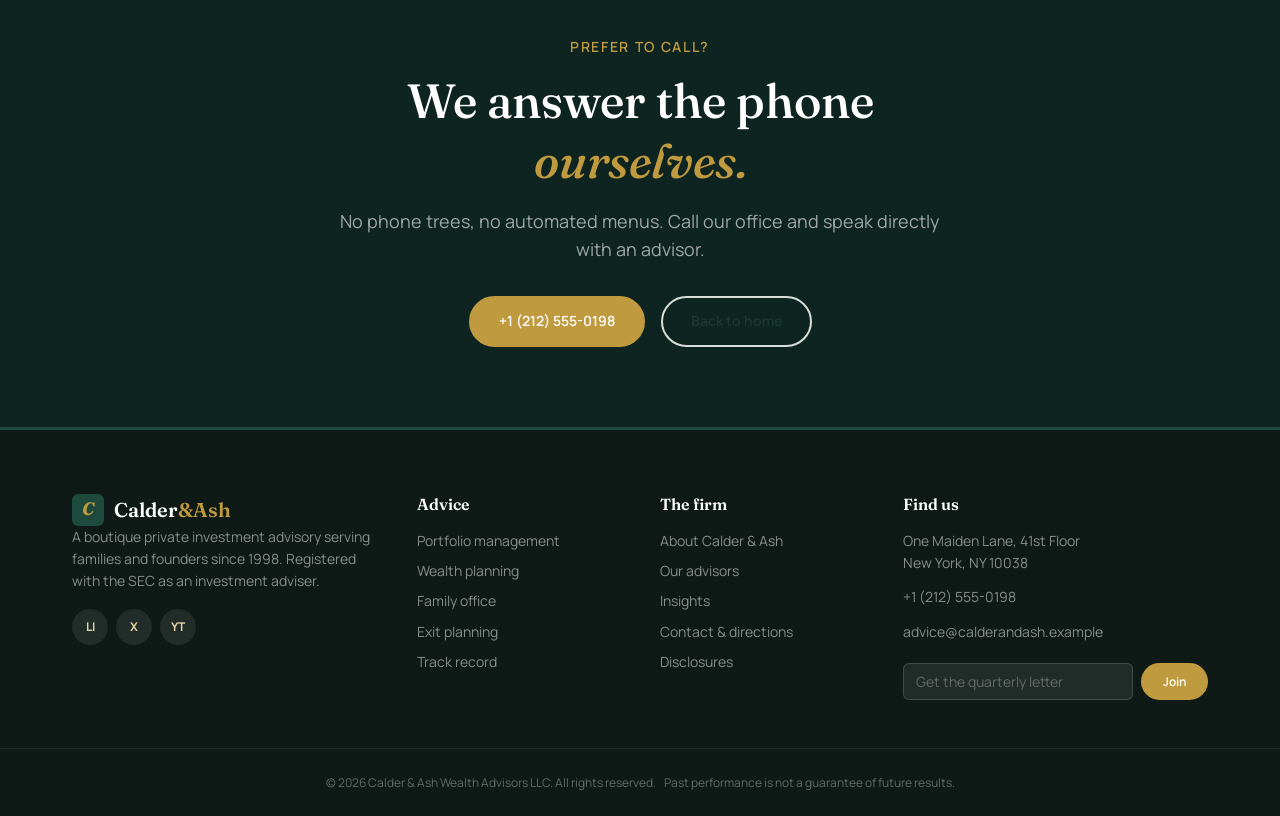
<file: contact.html>
<!DOCTYPE html>
<html lang="en">
<head>
  <meta charset="UTF-8">
  <meta name="viewport" content="width=device-width, initial-scale=1.0">
  <title>Contact — Calder &amp; Ash</title>
  <meta name="description" content="Contact Calder & Ash — schedule a complimentary consultation at our New York office. Fee-only fiduciary investment advisory since 1998.">
  <link rel="icon" href="data:image/svg+xml,%3Csvg xmlns='http://www.w3.org/2000/svg' viewBox='0 0 64 64'%3E%3Crect width='64' height='64' rx='14' fill='%2315352c'/%3E%3Cpath d='M12 44 L26 30 L34 38 L52 18' fill='none' stroke='%23c09a3e' stroke-width='5' stroke-linecap='round' stroke-linejoin='round'/%3E%3Ccircle cx='52' cy='18' r='5' fill='%23c09a3e'/%3E%3C/svg%3E">
  <link rel="preconnect" href="https://fonts.googleapis.com">
  <link rel="preconnect" href="https://fonts.gstatic.com" crossorigin>
  <link href="https://fonts.googleapis.com/css2?family=Fraunces:ital,opsz,wght@0,9..144,300;0,9..144,400;0,9..144,500;0,9..144,600;0,9..144,700;1,9..144,400;1,9..144,500&family=Manrope:wght@400;500;600;700;800&display=swap" rel="stylesheet">
  <link rel="stylesheet" href="assets/css/style.css">
</head>
<body>
  <a class="skip-link" href="#main">Skip to content</a>

<div class="topbar">
    <div class="container topbar-inner">
      <p class="topbar-item"><span class="topbar-icon">🕊</span> Private clients since 1998</p>
      <p class="topbar-item topbar-mid">Registered Investment Advisor · SEC</p>
      <p class="topbar-item topbar-end">
        <a href="tel:+12125550198">+1 (212) 555-0198</a>
        <a href="mailto:advice@calderandash.example">advice@calderandash.example</a>
      </p>
    </div>
  </div>

  <header class="site-header" id="top">
    <div class="container nav-wrap">
      <a href="index.html" class="brand">
        <span class="brand-mark" aria-hidden="true"></span>
        <span class="brand-text">Calder<span>&amp;Ash</span></span>
      </a>
      <button class="nav-toggle" aria-label="Toggle menu" aria-expanded="false" aria-controls="site-nav">&#9776;</button>
      <nav class="nav-links" id="site-nav" aria-label="Primary">
        <a href="index.html" class="nav-link">Home</a>
        <a href="about.html" class="nav-link">About</a>
        <a href="service.html" class="nav-link">Services</a>
        <a href="portfolio.html" class="nav-link">Portfolio</a>
        <a href="team.html" class="nav-link">Advisors</a>
        <a href="insights.html" class="nav-link">Insights</a>
        <a href="contact.html" class="nav-link">Contact</a>
        <a href="contact.html" class="nav-cta">Book a Consultation</a>
      </nav>
    </div>
  </header>

  <main id="main">

    <section class="page-banner">
      <div class="container">
        <p class="eyebrow">Contact</p>
        <h1>Begin the conversation, <em>without pressure.</em></h1>
        <p>We offer a complimentary consultation — no forecasts, no sales pitch, just an honest look at where you stand.</p>
        <p class="crumb"><a href="index.html">Home</a> › Contact</p>
      </div>
    </section>

    <section class="section">
      <div class="container contact-grid">
        <div class="form-card reveal">
          <h3>Send us a message</h3>
          <form data-form novalidate>
            <div class="form-row">
              <div class="form-field">
                <label for="c-name">Full name</label>
                <input id="c-name" type="text" name="name" placeholder="Your full name" required>
              </div>
              <div class="form-field">
                <label for="c-email">Email address</label>
                <input id="c-email" type="email" name="email" placeholder="you@example.com" required>
              </div>
            </div>
            <div class="form-field">
              <label for="c-phone">Phone (optional)</label>
              <input id="c-phone" type="tel" name="phone" placeholder="+1 (212) 555-0199">
            </div>
            <div class="form-field">
              <label for="c-msg">How can we help?</label>
              <textarea id="c-msg" name="message" rows="5" placeholder="Tell us a little about your situation..." required></textarea>
            </div>
            <button type="submit" class="btn btn-primary">Send message</button>
            <p class="form-msg form-ok">Thank you. We will be in touch within one business day.</p>
            <p class="form-msg form-err">Please fill in all required fields.</p>
          </form>
        </div>
        <div class="info-list reveal">
          <div class="info-ico">📍</div>
          <h3>Our office</h3>
          <p>One Maiden Lane, 41st Floor<br>New York, NY 10038</p>
          <div class="info-ico">📞</div>
          <h3>Phone</h3>
          <p><a href="tel:+12125550198">+1 (212) 555-0198</a></p>
          <div class="info-ico">✉️</div>
          <h3>Email</h3>
          <p><a href="mailto:advice@calderandash.example">advice@calderandash.example</a></p>
          <div class="info-ico">🕐</div>
          <h3>Hours</h3>
          <p>Monday – Friday, 8:30 am – 5:30 pm ET<br>Weekends by appointment</p>
        </div>
      </div>
    </section>

    <section class="section section-sand">
      <div class="container">
        <div class="map-frame">
          <iframe src="https://www.google.com/maps/embed?pb=!1m18!1m12!1m3!1d3024.184!2d-74.007!3d40.705!2m3!1f0!2f0!3f0!3m2!1i1024!2i768!4f13.1!3m3!1m2!1s0x0%3A0x0!2zNDDCsDQyJzE4LjAiTiA3NMKwMDAnMjUuMiJX!5e0!3m2!1sen!2sus!4v1" width="600" height="400" style="border:0;width:100%;height:100%" allowfullscreen="" loading="lazy" referrerpolicy="no-referrer-when-downgrade" title="Calder & Ash office location"></iframe>
        </div>
      </div>
    </section>

  
    <section class="cta-section">
      <div class="container cta-inner reveal">
        <p class="eyebrow">Prefer to call?</p>
        <h2 class="cta-title">We answer the phone <em>ourselves.</em></h2>
        <p class="cta-sub">No phone trees, no automated menus. Call our office and speak directly with an advisor.</p>
        <div class="cta-actions">
          <a href="tel:+12125550198" class="btn btn-primary">+1 (212) 555-0198</a>
          <a href="index.html" class="btn btn-ghost-dark">Back to home</a>
        </div>
      </div>
    </section>
  </main>
<footer class="site-footer">
    <div class="container footer-grid">
      <div class="footer-col">
        <a href="index.html" class="brand footer-brand">
          <span class="brand-mark" aria-hidden="true"></span>
          <span class="brand-text">Calder<span>&amp;Ash</span></span>
        </a>
        <p>A boutique private investment advisory serving families and founders since 1998. Registered with the SEC as an investment adviser.</p>
        <div class="footer-social">
          <a href="https://linkedin.com" target="_blank" rel="noopener" aria-label="LinkedIn">LI</a>
          <a href="https://twitter.com" target="_blank" rel="noopener" aria-label="Twitter">X</a>
          <a href="https://youtube.com" target="_blank" rel="noopener" aria-label="YouTube">YT</a>
        </div>
      </div>
      <div class="footer-col">
        <h3>Advice</h3>
        <ul class="footer-links">
          <li><a href="service.html">Portfolio management</a></li>
          <li><a href="service.html">Wealth planning</a></li>
          <li><a href="service.html">Family office</a></li>
          <li><a href="service.html">Exit planning</a></li>
          <li><a href="portfolio.html">Track record</a></li>
        </ul>
      </div>
      <div class="footer-col">
        <h3>The firm</h3>
        <ul class="footer-links">
          <li><a href="about.html">About Calder &amp; Ash</a></li>
          <li><a href="team.html">Our advisors</a></li>
          <li><a href="insights.html">Insights</a></li>
          <li><a href="contact.html">Contact &amp; directions</a></li>
          <li><a href="404.html">Disclosures</a></li>
        </ul>
      </div>
      <div class="footer-col">
        <h3>Find us</h3>
        <ul class="footer-links footer-contact">
          <li>One Maiden Lane, 41st Floor<br>New York, NY 10038</li>
          <li><a href="tel:+12125550198">+1 (212) 555-0198</a></li>
          <li><a href="mailto:advice@calderandash.example">advice@calderandash.example</a></li>
        </ul>
        <form class="newsletter" data-form novalidate>
          <label for="nl-email" class="sr-only">Email for our quarterly letter</label>
          <input id="nl-email" type="email" name="email" placeholder="Get the quarterly letter" required>
          <button type="submit" class="btn btn-primary btn-sm">Join</button>
          <p class="form-msg form-ok">Welcome — first letter lands this quarter.</p>
          <p class="form-msg form-err">Please enter a valid email address.</p>
        </form>
      </div>
    </div>
    <div class="footer-bottom">
      <div class="container">
        <p>© <span data-year>2026</span> Calder &amp; Ash Wealth Advisors LLC. All rights reserved.</p>
        <p>Past performance is not a guarantee of future results.</p>
      </div>
    </div>
  </footer>

  <button class="back-to-top" aria-label="Back to top">&#8593;</button>
  <script src="assets/js/main.js"></script>
</body>
</html>
</file>
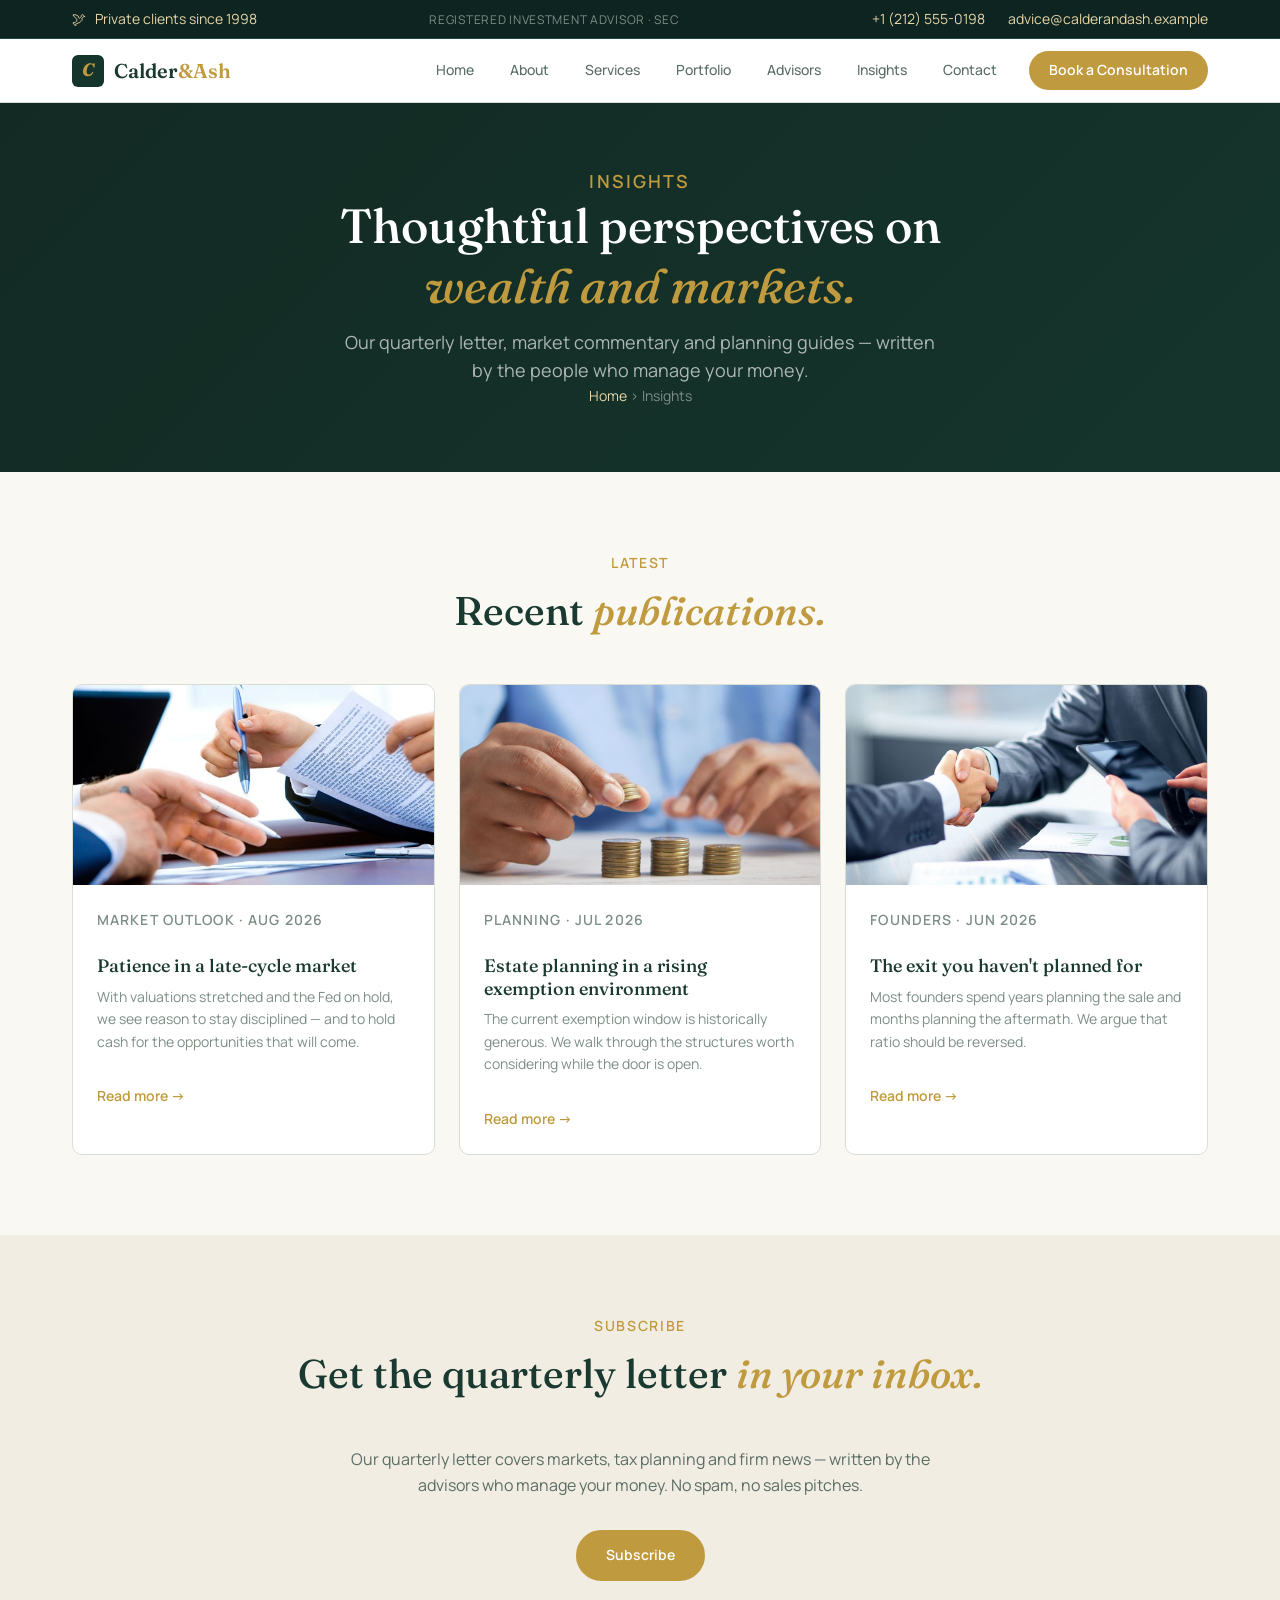
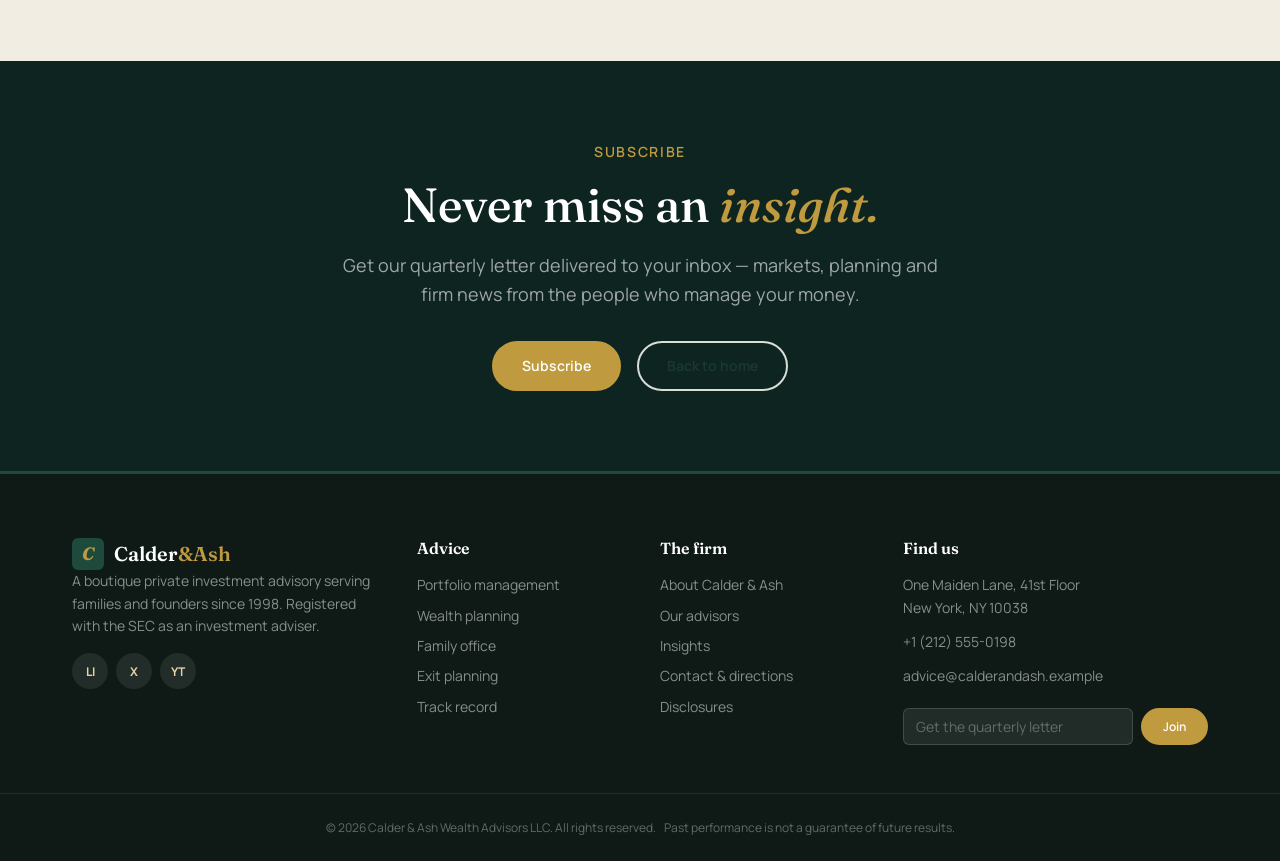
<file: insights.html>
<!DOCTYPE html>
<html lang="en">
<head>
  <meta charset="UTF-8">
  <meta name="viewport" content="width=device-width, initial-scale=1.0">
  <title>Insights — Calder &amp; Ash</title>
  <meta name="description" content="Calder & Ash insights — market commentary, estate planning guides and wealth management perspectives written by our senior advisors.">
  <link rel="icon" href="data:image/svg+xml,%3Csvg xmlns='http://www.w3.org/2000/svg' viewBox='0 0 64 64'%3E%3Crect width='64' height='64' rx='14' fill='%2315352c'/%3E%3Cpath d='M12 44 L26 30 L34 38 L52 18' fill='none' stroke='%23c09a3e' stroke-width='5' stroke-linecap='round' stroke-linejoin='round'/%3E%3Ccircle cx='52' cy='18' r='5' fill='%23c09a3e'/%3E%3C/svg%3E">
  <link rel="preconnect" href="https://fonts.googleapis.com">
  <link rel="preconnect" href="https://fonts.gstatic.com" crossorigin>
  <link href="https://fonts.googleapis.com/css2?family=Fraunces:ital,opsz,wght@0,9..144,300;0,9..144,400;0,9..144,500;0,9..144,600;0,9..144,700;1,9..144,400;1,9..144,500&family=Manrope:wght@400;500;600;700;800&display=swap" rel="stylesheet">
  <link rel="stylesheet" href="assets/css/style.css">
</head>
<body>
  <a class="skip-link" href="#main">Skip to content</a>

<div class="topbar">
    <div class="container topbar-inner">
      <p class="topbar-item"><span class="topbar-icon">🕊</span> Private clients since 1998</p>
      <p class="topbar-item topbar-mid">Registered Investment Advisor · SEC</p>
      <p class="topbar-item topbar-end">
        <a href="tel:+12125550198">+1 (212) 555-0198</a>
        <a href="mailto:advice@calderandash.example">advice@calderandash.example</a>
      </p>
    </div>
  </div>

  <header class="site-header" id="top">
    <div class="container nav-wrap">
      <a href="index.html" class="brand">
        <span class="brand-mark" aria-hidden="true"></span>
        <span class="brand-text">Calder<span>&amp;Ash</span></span>
      </a>
      <button class="nav-toggle" aria-label="Toggle menu" aria-expanded="false" aria-controls="site-nav">&#9776;</button>
      <nav class="nav-links" id="site-nav" aria-label="Primary">
        <a href="index.html" class="nav-link">Home</a>
        <a href="about.html" class="nav-link">About</a>
        <a href="service.html" class="nav-link">Services</a>
        <a href="portfolio.html" class="nav-link">Portfolio</a>
        <a href="team.html" class="nav-link">Advisors</a>
        <a href="insights.html" class="nav-link">Insights</a>
        <a href="contact.html" class="nav-link">Contact</a>
        <a href="contact.html" class="nav-cta">Book a Consultation</a>
      </nav>
    </div>
  </header>

  <main id="main">

    <section class="page-banner">
      <div class="container">
        <p class="eyebrow">Insights</p>
        <h1>Thoughtful perspectives on <em>wealth and markets.</em></h1>
        <p>Our quarterly letter, market commentary and planning guides — written by the people who manage your money.</p>
        <p class="crumb"><a href="index.html">Home</a> › Insights</p>
      </div>
    </section>

    <section class="section">
      <div class="container">
        <div class="section-head reveal">
          <p class="eyebrow">Latest</p>
          <h2 class="section-title">Recent <em>publications.</em></h2>
        </div>
        <div class="blog-grid">
          <article class="post-card reveal">
            <img src="assets/img/img-service-1.jpg" alt="Market outlook for the second half of 2026" loading="lazy">
            <div class="post-body">
              <p class="post-meta">Market outlook · Aug 2026</p>
              <h3>Patience in a late-cycle market</h3>
              <p>With valuations stretched and the Fed on hold, we see reason to stay disciplined — and to hold cash for the opportunities that will come.</p>
              <a href="#" class="post-link">Read more →</a>
            </div>
          </article>
          <article class="post-card reveal">
            <img src="assets/img/img-service-2.jpg" alt="Estate planning guide for high-net-worth families" loading="lazy">
            <div class="post-body">
              <p class="post-meta">Planning · Jul 2026</p>
              <h3>Estate planning in a rising exemption environment</h3>
              <p>The current exemption window is historically generous. We walk through the structures worth considering while the door is open.</p>
              <a href="#" class="post-link">Read more →</a>
            </div>
          </article>
          <article class="post-card reveal">
            <img src="assets/img/img-service-3.jpg" alt="What founders should know about liquidity planning" loading="lazy">
            <div class="post-body">
              <p class="post-meta">Founders · Jun 2026</p>
              <h3>The exit you haven't planned for</h3>
              <p>Most founders spend years planning the sale and months planning the aftermath. We argue that ratio should be reversed.</p>
              <a href="#" class="post-link">Read more →</a>
            </div>
          </article>
        </div>
      </div>
    </section>

    <section class="section section-sand">
      <div class="container">
        <div class="section-head reveal">
          <p class="eyebrow">Subscribe</p>
          <h2 class="section-title">Get the quarterly letter <em>in your inbox.</em></h2>
        </div>
        <p style="text-align:center;max-width:600px;margin:0 auto 2rem">Our quarterly letter covers markets, tax planning and firm news — written by the advisors who manage your money. No spam, no sales pitches.</p>
        <div style="text-align:center">
          <a href="contact.html" class="btn btn-primary">Subscribe</a>
        </div>
      </div>
    </section>

  
    <section class="cta-section">
      <div class="container cta-inner reveal">
        <p class="eyebrow">Subscribe</p>
        <h2 class="cta-title">Never miss an <em>insight.</em></h2>
        <p class="cta-sub">Get our quarterly letter delivered to your inbox — markets, planning and firm news from the people who manage your money.</p>
        <div class="cta-actions">
          <a href="contact.html" class="btn btn-primary">Subscribe</a>
          <a href="index.html" class="btn btn-ghost-dark">Back to home</a>
        </div>
      </div>
    </section>
  </main>
<footer class="site-footer">
    <div class="container footer-grid">
      <div class="footer-col">
        <a href="index.html" class="brand footer-brand">
          <span class="brand-mark" aria-hidden="true"></span>
          <span class="brand-text">Calder<span>&amp;Ash</span></span>
        </a>
        <p>A boutique private investment advisory serving families and founders since 1998. Registered with the SEC as an investment adviser.</p>
        <div class="footer-social">
          <a href="https://linkedin.com" target="_blank" rel="noopener" aria-label="LinkedIn">LI</a>
          <a href="https://twitter.com" target="_blank" rel="noopener" aria-label="Twitter">X</a>
          <a href="https://youtube.com" target="_blank" rel="noopener" aria-label="YouTube">YT</a>
        </div>
      </div>
      <div class="footer-col">
        <h3>Advice</h3>
        <ul class="footer-links">
          <li><a href="service.html">Portfolio management</a></li>
          <li><a href="service.html">Wealth planning</a></li>
          <li><a href="service.html">Family office</a></li>
          <li><a href="service.html">Exit planning</a></li>
          <li><a href="portfolio.html">Track record</a></li>
        </ul>
      </div>
      <div class="footer-col">
        <h3>The firm</h3>
        <ul class="footer-links">
          <li><a href="about.html">About Calder &amp; Ash</a></li>
          <li><a href="team.html">Our advisors</a></li>
          <li><a href="insights.html">Insights</a></li>
          <li><a href="contact.html">Contact &amp; directions</a></li>
          <li><a href="404.html">Disclosures</a></li>
        </ul>
      </div>
      <div class="footer-col">
        <h3>Find us</h3>
        <ul class="footer-links footer-contact">
          <li>One Maiden Lane, 41st Floor<br>New York, NY 10038</li>
          <li><a href="tel:+12125550198">+1 (212) 555-0198</a></li>
          <li><a href="mailto:advice@calderandash.example">advice@calderandash.example</a></li>
        </ul>
        <form class="newsletter" data-form novalidate>
          <label for="nl-email" class="sr-only">Email for our quarterly letter</label>
          <input id="nl-email" type="email" name="email" placeholder="Get the quarterly letter" required>
          <button type="submit" class="btn btn-primary btn-sm">Join</button>
          <p class="form-msg form-ok">Welcome — first letter lands this quarter.</p>
          <p class="form-msg form-err">Please enter a valid email address.</p>
        </form>
      </div>
    </div>
    <div class="footer-bottom">
      <div class="container">
        <p>© <span data-year>2026</span> Calder &amp; Ash Wealth Advisors LLC. All rights reserved.</p>
        <p>Past performance is not a guarantee of future results.</p>
      </div>
    </div>
  </footer>

  <button class="back-to-top" aria-label="Back to top">&#8593;</button>
  <script src="assets/js/main.js"></script>
</body>
</html>
</file>
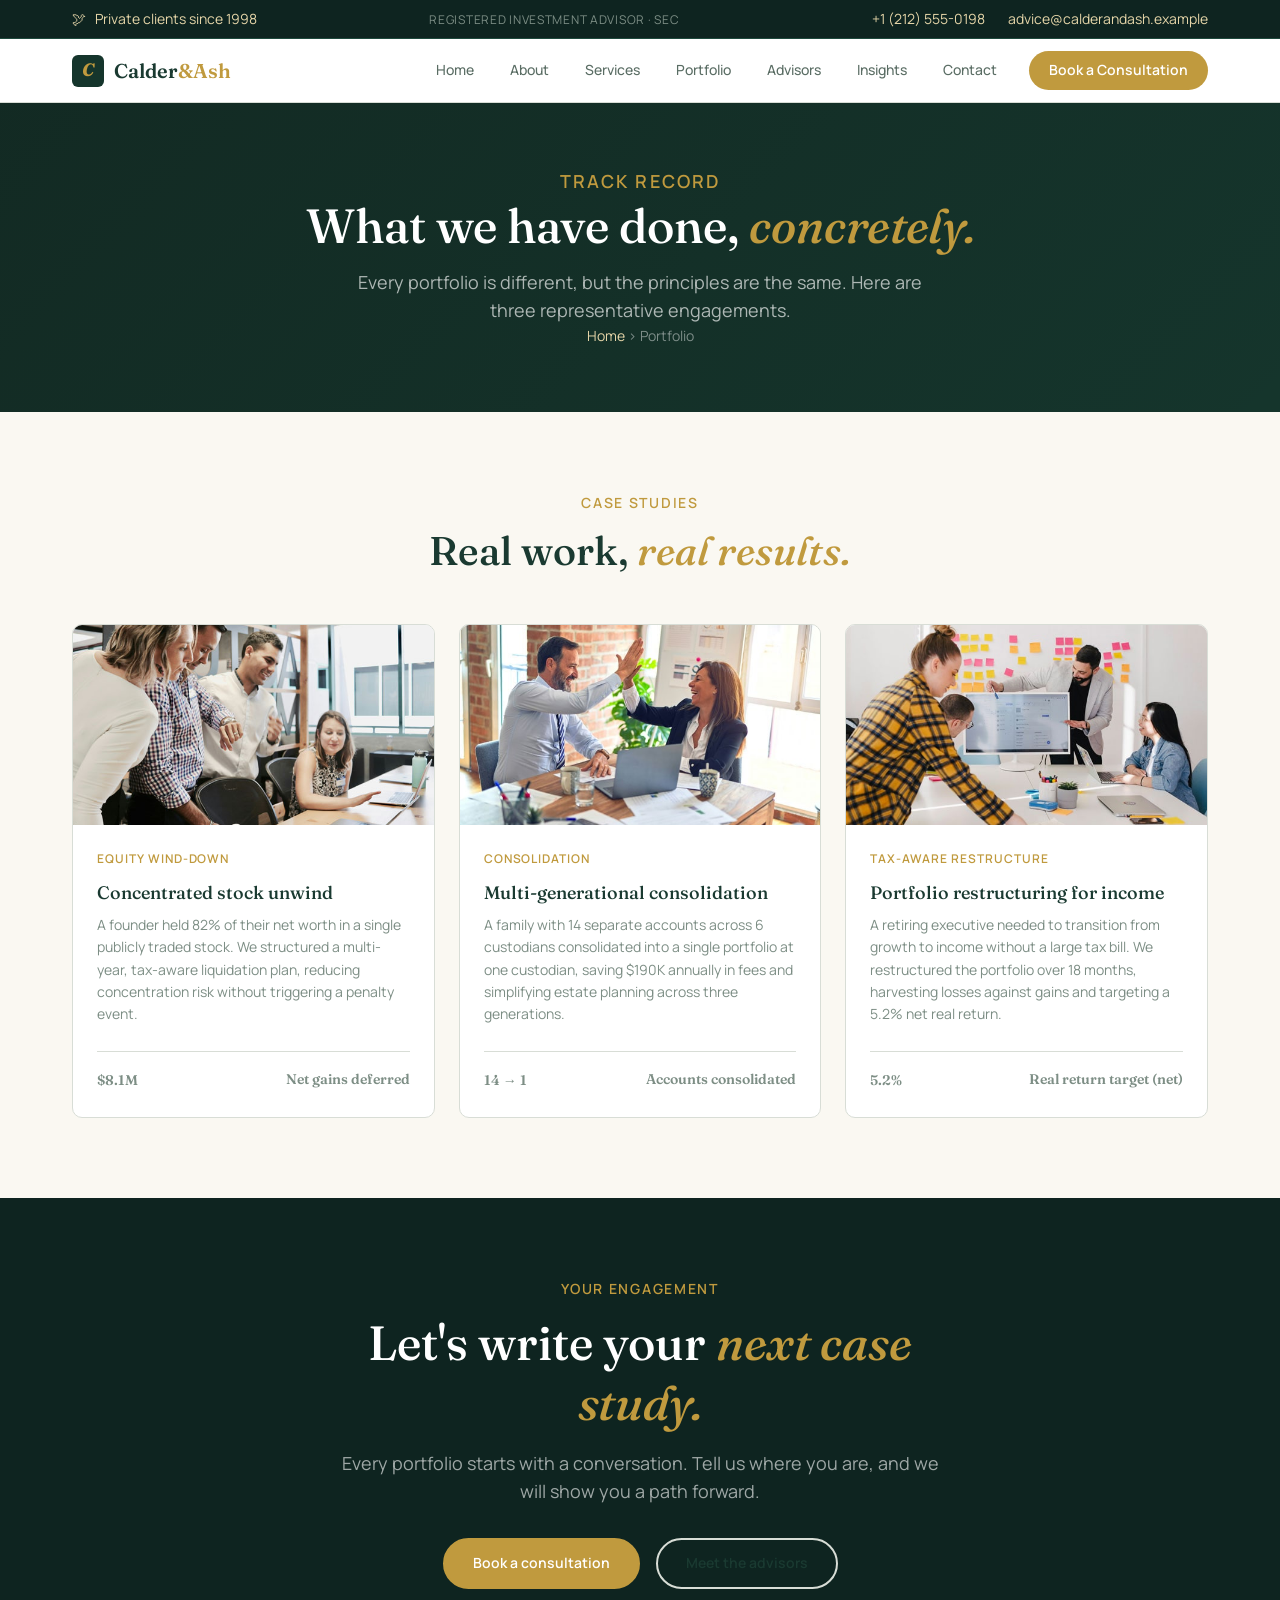
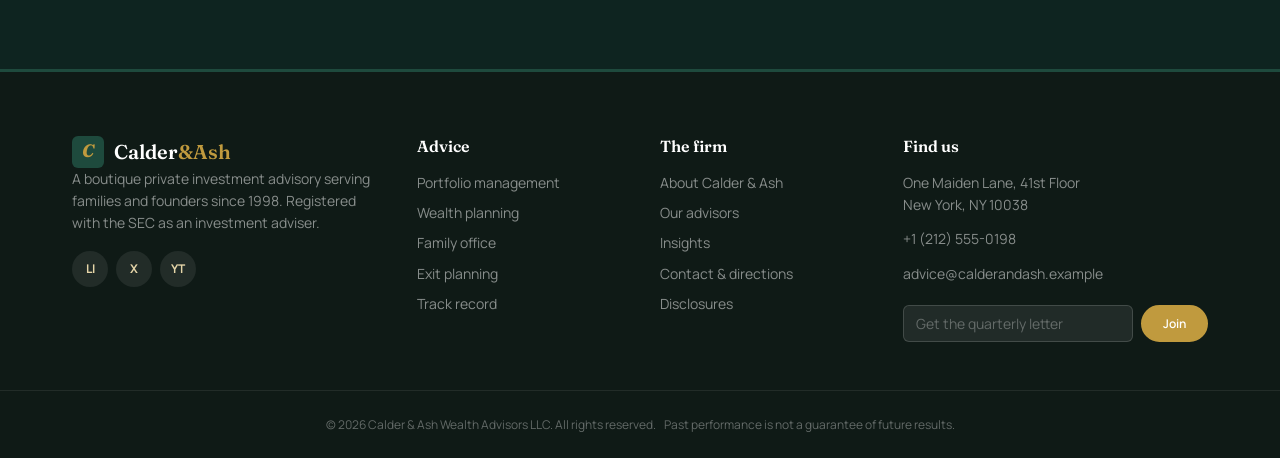
<file: portfolio.html>
<!DOCTYPE html>
<html lang="en">
<head>
  <meta charset="UTF-8">
  <meta name="viewport" content="width=device-width, initial-scale=1.0">
  <title>Portfolio — Calder &amp; Ash</title>
  <meta name="description" content="Calder & Ash portfolio case studies — concentrated stock unwind, multi-generational consolidation and tax-aware restructuring. Real results for real families.">
  <link rel="icon" href="data:image/svg+xml,%3Csvg xmlns='http://www.w3.org/2000/svg' viewBox='0 0 64 64'%3E%3Crect width='64' height='64' rx='14' fill='%2315352c'/%3E%3Cpath d='M12 44 L26 30 L34 38 L52 18' fill='none' stroke='%23c09a3e' stroke-width='5' stroke-linecap='round' stroke-linejoin='round'/%3E%3Ccircle cx='52' cy='18' r='5' fill='%23c09a3e'/%3E%3C/svg%3E">
  <link rel="preconnect" href="https://fonts.googleapis.com">
  <link rel="preconnect" href="https://fonts.gstatic.com" crossorigin>
  <link href="https://fonts.googleapis.com/css2?family=Fraunces:ital,opsz,wght@0,9..144,300;0,9..144,400;0,9..144,500;0,9..144,600;0,9..144,700;1,9..144,400;1,9..144,500&family=Manrope:wght@400;500;600;700;800&display=swap" rel="stylesheet">
  <link rel="stylesheet" href="assets/css/style.css">
</head>
<body>
  <a class="skip-link" href="#main">Skip to content</a>

<div class="topbar">
    <div class="container topbar-inner">
      <p class="topbar-item"><span class="topbar-icon">🕊</span> Private clients since 1998</p>
      <p class="topbar-item topbar-mid">Registered Investment Advisor · SEC</p>
      <p class="topbar-item topbar-end">
        <a href="tel:+12125550198">+1 (212) 555-0198</a>
        <a href="mailto:advice@calderandash.example">advice@calderandash.example</a>
      </p>
    </div>
  </div>

  <header class="site-header" id="top">
    <div class="container nav-wrap">
      <a href="index.html" class="brand">
        <span class="brand-mark" aria-hidden="true"></span>
        <span class="brand-text">Calder<span>&amp;Ash</span></span>
      </a>
      <button class="nav-toggle" aria-label="Toggle menu" aria-expanded="false" aria-controls="site-nav">&#9776;</button>
      <nav class="nav-links" id="site-nav" aria-label="Primary">
        <a href="index.html" class="nav-link">Home</a>
        <a href="about.html" class="nav-link">About</a>
        <a href="service.html" class="nav-link">Services</a>
        <a href="portfolio.html" class="nav-link">Portfolio</a>
        <a href="team.html" class="nav-link">Advisors</a>
        <a href="insights.html" class="nav-link">Insights</a>
        <a href="contact.html" class="nav-link">Contact</a>
        <a href="contact.html" class="nav-cta">Book a Consultation</a>
      </nav>
    </div>
  </header>

  <main id="main">

    <section class="page-banner">
      <div class="container">
        <p class="eyebrow">Track record</p>
        <h1>What we have done, <em>concretely.</em></h1>
        <p>Every portfolio is different, but the principles are the same. Here are three representative engagements.</p>
        <p class="crumb"><a href="index.html">Home</a> › Portfolio</p>
      </div>
    </section>

    <section class="section">
      <div class="container">
        <div class="section-head reveal">
          <p class="eyebrow">Case studies</p>
          <h2 class="section-title">Real work, <em>real results.</em></h2>
        </div>
        <div class="case-grid">
          <article class="case-card reveal">
            <img src="assets/img/img-case-1.jpg" alt="Concentrated stock unwind case study" loading="lazy">
            <div class="case-body">
              <span class="case-tag">Equity wind-down</span>
              <h3>Concentrated stock unwind</h3>
              <p>A founder held 82% of their net worth in a single publicly traded stock. We structured a multi-year, tax-aware liquidation plan, reducing concentration risk without triggering a penalty event.</p>
              <div class="case-result">
                <span class="snap-num">$8.1M</span>
                <span class="snap-label">Net gains deferred</span>
              </div>
            </div>
          </article>
          <article class="case-card reveal">
            <img src="assets/img/img-case-2.jpg" alt="Multi-generational consolidation" loading="lazy">
            <div class="case-body">
              <span class="case-tag">Consolidation</span>
              <h3>Multi-generational consolidation</h3>
              <p>A family with 14 separate accounts across 6 custodians consolidated into a single portfolio at one custodian, saving $190K annually in fees and simplifying estate planning across three generations.</p>
              <div class="case-result">
                <span class="snap-num">14 → 1</span>
                <span class="snap-label">Accounts consolidated</span>
              </div>
            </div>
          </article>
          <article class="case-card reveal">
            <img src="assets/img/img-case-3.jpg" alt="Tax-aware portfolio restructuring" loading="lazy">
            <div class="case-body">
              <span class="case-tag">Tax-aware restructure</span>
              <h3>Portfolio restructuring for income</h3>
              <p>A retiring executive needed to transition from growth to income without a large tax bill. We restructured the portfolio over 18 months, harvesting losses against gains and targeting a 5.2% net real return.</p>
              <div class="case-result">
                <span class="snap-num">5.2%</span>
                <span class="snap-label">Real return target (net)</span>
              </div>
            </div>
          </article>
        </div>
      </div>
    </section>

  
    <section class="cta-section">
      <div class="container cta-inner reveal">
        <p class="eyebrow">Your engagement</p>
        <h2 class="cta-title">Let's write your <em>next case study.</em></h2>
        <p class="cta-sub">Every portfolio starts with a conversation. Tell us where you are, and we will show you a path forward.</p>
        <div class="cta-actions">
          <a href="contact.html" class="btn btn-primary">Book a consultation</a>
          <a href="team.html" class="btn btn-ghost-dark">Meet the advisors</a>
        </div>
      </div>
    </section>
  </main>
<footer class="site-footer">
    <div class="container footer-grid">
      <div class="footer-col">
        <a href="index.html" class="brand footer-brand">
          <span class="brand-mark" aria-hidden="true"></span>
          <span class="brand-text">Calder<span>&amp;Ash</span></span>
        </a>
        <p>A boutique private investment advisory serving families and founders since 1998. Registered with the SEC as an investment adviser.</p>
        <div class="footer-social">
          <a href="https://linkedin.com" target="_blank" rel="noopener" aria-label="LinkedIn">LI</a>
          <a href="https://twitter.com" target="_blank" rel="noopener" aria-label="Twitter">X</a>
          <a href="https://youtube.com" target="_blank" rel="noopener" aria-label="YouTube">YT</a>
        </div>
      </div>
      <div class="footer-col">
        <h3>Advice</h3>
        <ul class="footer-links">
          <li><a href="service.html">Portfolio management</a></li>
          <li><a href="service.html">Wealth planning</a></li>
          <li><a href="service.html">Family office</a></li>
          <li><a href="service.html">Exit planning</a></li>
          <li><a href="portfolio.html">Track record</a></li>
        </ul>
      </div>
      <div class="footer-col">
        <h3>The firm</h3>
        <ul class="footer-links">
          <li><a href="about.html">About Calder &amp; Ash</a></li>
          <li><a href="team.html">Our advisors</a></li>
          <li><a href="insights.html">Insights</a></li>
          <li><a href="contact.html">Contact &amp; directions</a></li>
          <li><a href="404.html">Disclosures</a></li>
        </ul>
      </div>
      <div class="footer-col">
        <h3>Find us</h3>
        <ul class="footer-links footer-contact">
          <li>One Maiden Lane, 41st Floor<br>New York, NY 10038</li>
          <li><a href="tel:+12125550198">+1 (212) 555-0198</a></li>
          <li><a href="mailto:advice@calderandash.example">advice@calderandash.example</a></li>
        </ul>
        <form class="newsletter" data-form novalidate>
          <label for="nl-email" class="sr-only">Email for our quarterly letter</label>
          <input id="nl-email" type="email" name="email" placeholder="Get the quarterly letter" required>
          <button type="submit" class="btn btn-primary btn-sm">Join</button>
          <p class="form-msg form-ok">Welcome — first letter lands this quarter.</p>
          <p class="form-msg form-err">Please enter a valid email address.</p>
        </form>
      </div>
    </div>
    <div class="footer-bottom">
      <div class="container">
        <p>© <span data-year>2026</span> Calder &amp; Ash Wealth Advisors LLC. All rights reserved.</p>
        <p>Past performance is not a guarantee of future results.</p>
      </div>
    </div>
  </footer>

  <button class="back-to-top" aria-label="Back to top">&#8593;</button>
  <script src="assets/js/main.js"></script>
</body>
</html>
</file>
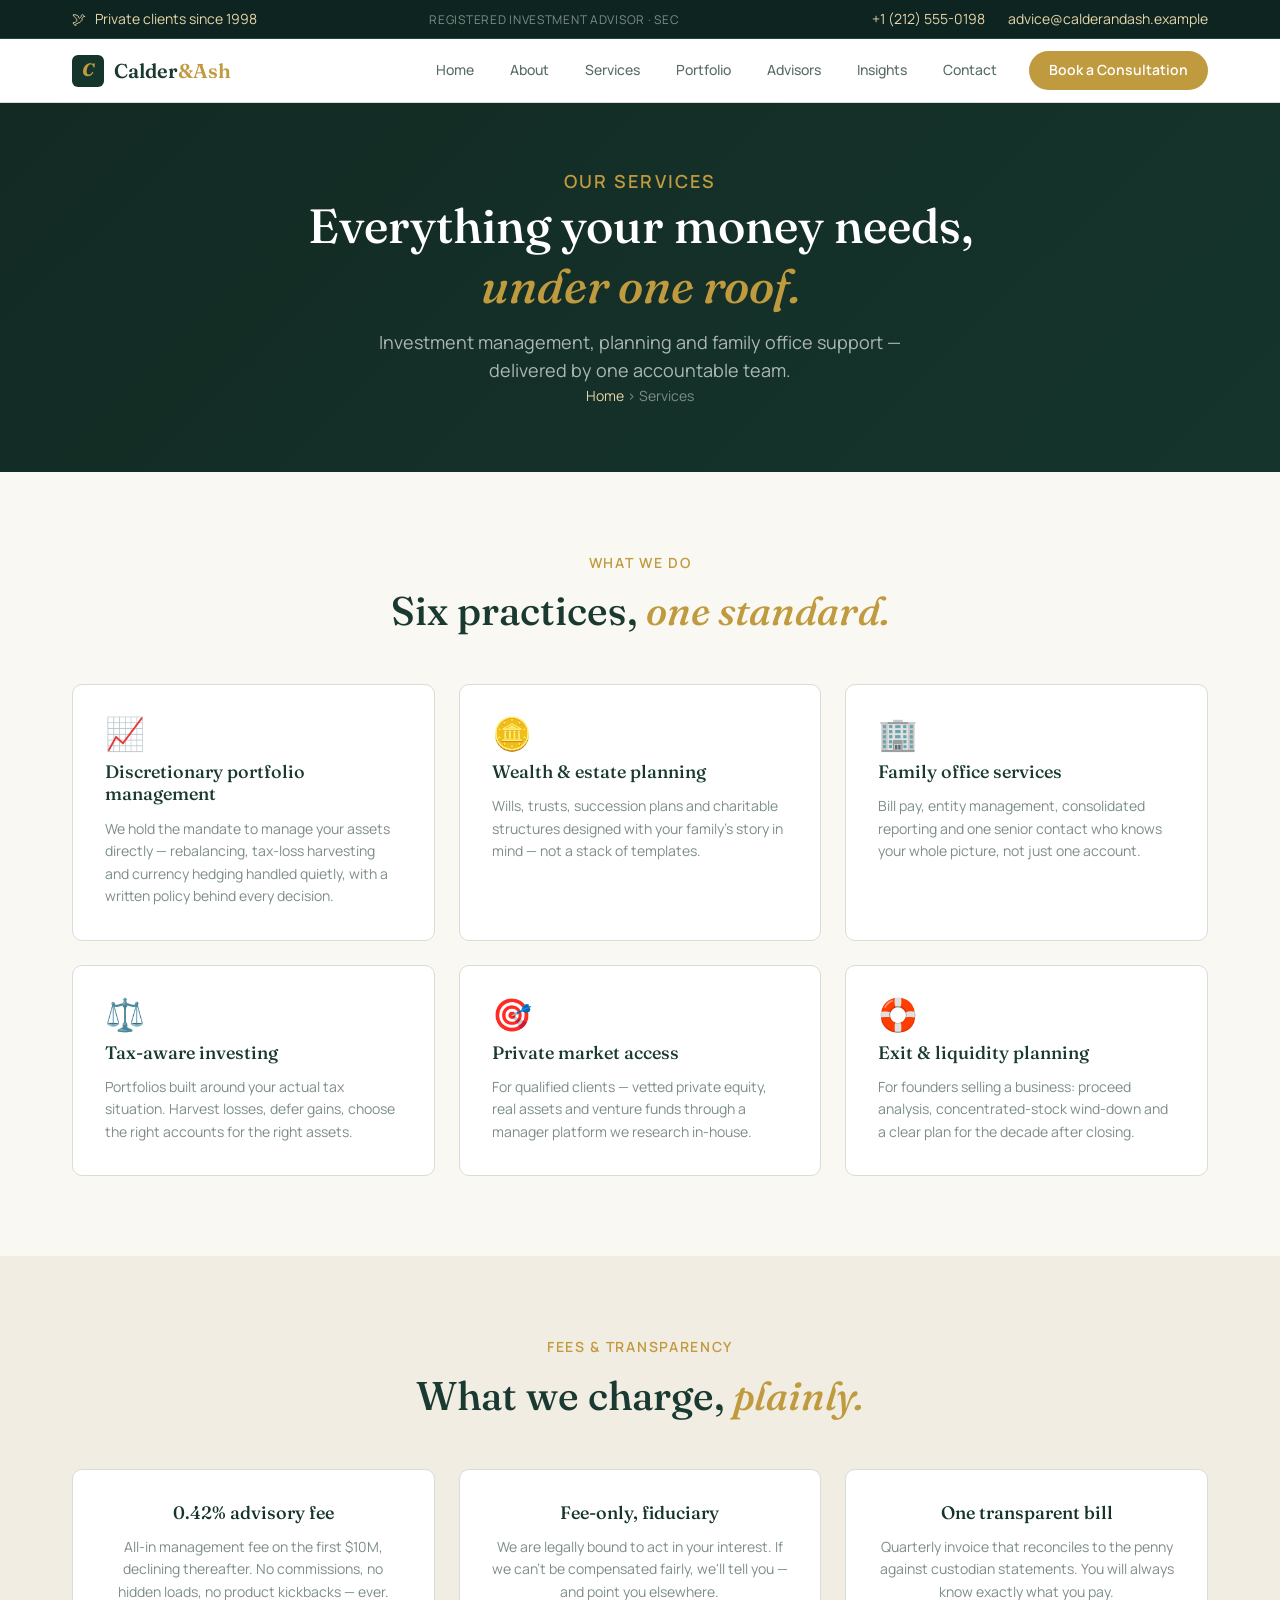
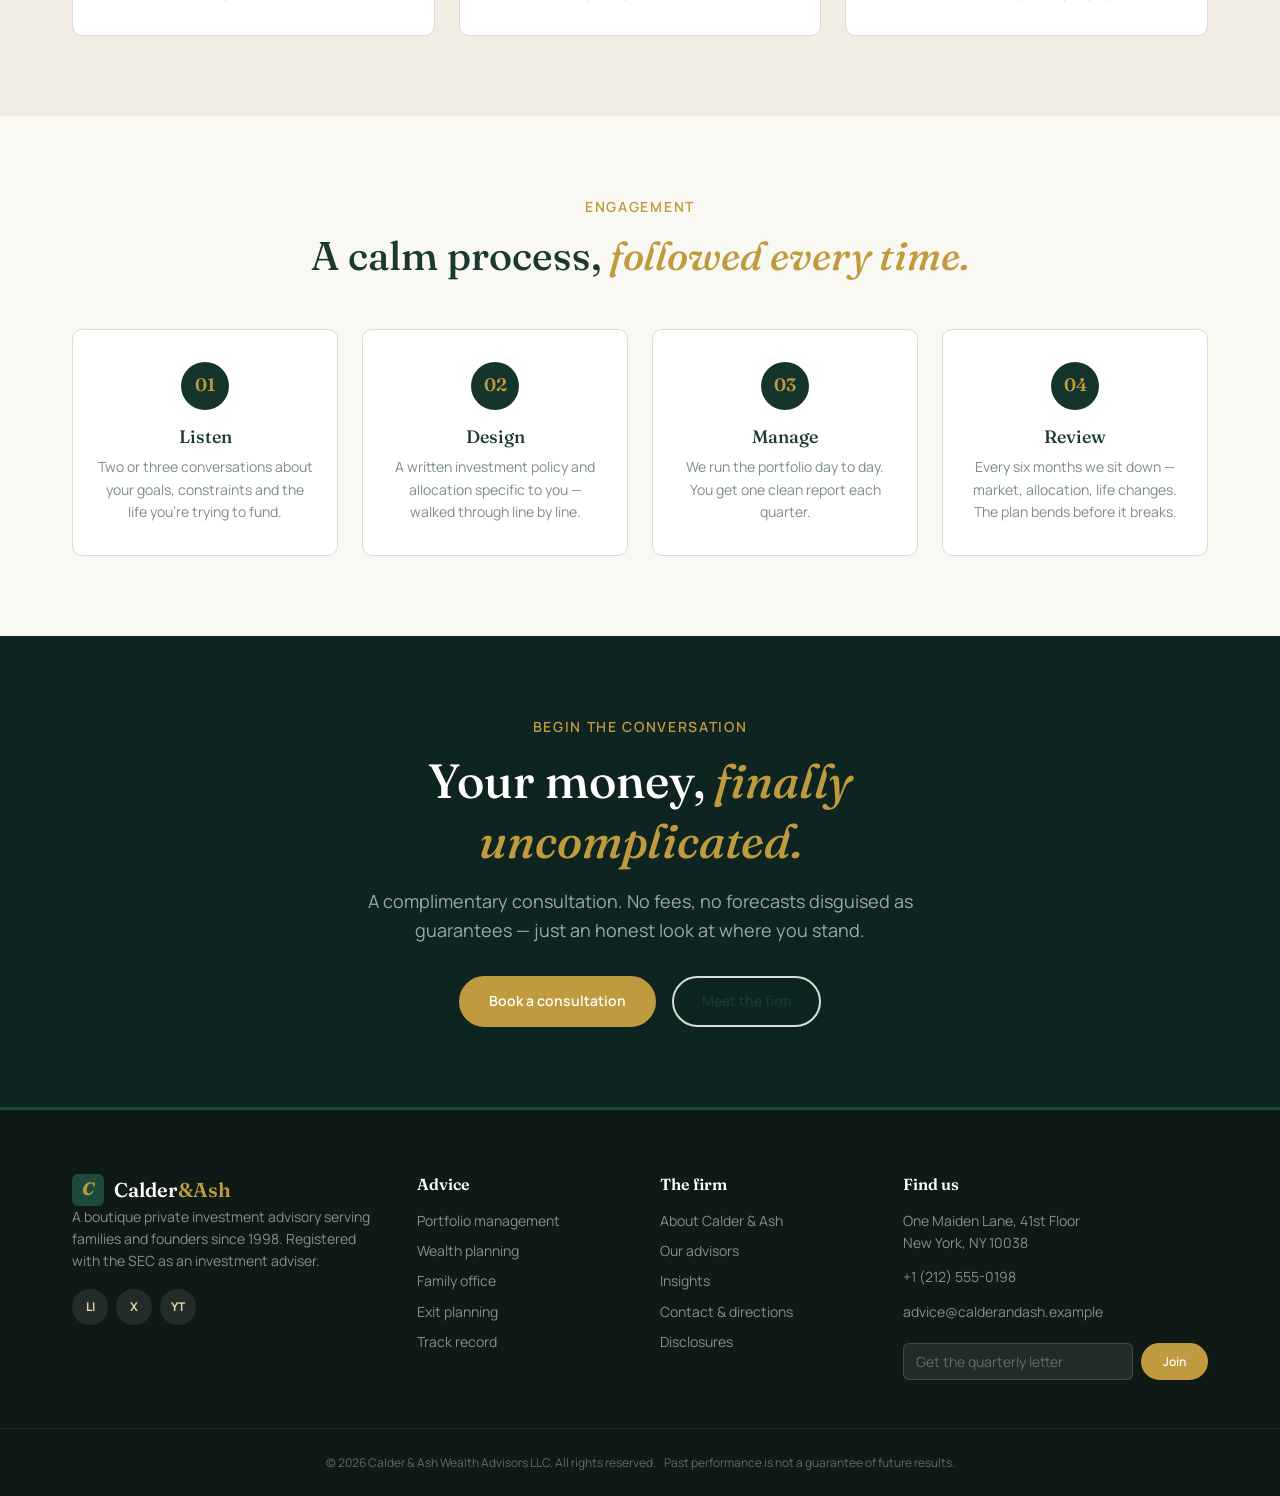
<file: service.html>
<!DOCTYPE html>
<html lang="en">
<head>
  <meta charset="UTF-8">
  <meta name="viewport" content="width=device-width, initial-scale=1.0">
  <title>Services — Calder &amp; Ash</title>
  <meta name="description" content="Calder & Ash services: discretionary portfolio management, wealth and estate planning, family office services, tax-aware investing, private markets and exit planning.">
  <link rel="icon" href="data:image/svg+xml,%3Csvg xmlns='http://www.w3.org/2000/svg' viewBox='0 0 64 64'%3E%3Crect width='64' height='64' rx='14' fill='%2315352c'/%3E%3Cpath d='M12 44 L26 30 L34 38 L52 18' fill='none' stroke='%23c09a3e' stroke-width='5' stroke-linecap='round' stroke-linejoin='round'/%3E%3Ccircle cx='52' cy='18' r='5' fill='%23c09a3e'/%3E%3C/svg%3E">
  <link rel="preconnect" href="https://fonts.googleapis.com">
  <link rel="preconnect" href="https://fonts.gstatic.com" crossorigin>
  <link href="https://fonts.googleapis.com/css2?family=Fraunces:ital,opsz,wght@0,9..144,300;0,9..144,400;0,9..144,500;0,9..144,600;0,9..144,700;1,9..144,400;1,9..144,500&family=Manrope:wght@400;500;600;700;800&display=swap" rel="stylesheet">
  <link rel="stylesheet" href="assets/css/style.css">
</head>
<body>
  <a class="skip-link" href="#main">Skip to content</a>

  <div class="topbar">
    <div class="container topbar-inner">
      <p class="topbar-item"><span class="topbar-icon">🕊</span> Private clients since 1998</p>
      <p class="topbar-item topbar-mid">Registered Investment Advisor · SEC</p>
      <p class="topbar-item topbar-end">
        <a href="tel:+12125550198">+1 (212) 555-0198</a>
        <a href="mailto:advice@calderandash.example">advice@calderandash.example</a>
      </p>
    </div>
  </div>

  <header class="site-header" id="top">
    <div class="container nav-wrap">
      <a href="index.html" class="brand">
        <span class="brand-mark" aria-hidden="true"></span>
        <span class="brand-text">Calder<span>&amp;Ash</span></span>
      </a>
      <button class="nav-toggle" aria-label="Toggle menu" aria-expanded="false" aria-controls="site-nav">&#9776;</button>
      <nav class="nav-links" id="site-nav" aria-label="Primary">
        <a href="index.html" class="nav-link">Home</a>
        <a href="about.html" class="nav-link">About</a>
        <a href="service.html" class="nav-link">Services</a>
        <a href="portfolio.html" class="nav-link">Portfolio</a>
        <a href="team.html" class="nav-link">Advisors</a>
        <a href="insights.html" class="nav-link">Insights</a>
        <a href="contact.html" class="nav-link">Contact</a>
        <a href="contact.html" class="nav-cta">Book a Consultation</a>
      </nav>
    </div>
  </header>

  <main id="main">
    <section class="page-banner">
      <div class="container">
        <p class="eyebrow">Our Services</p>
        <h1>Everything your money needs, <em>under one roof.</em></h1>
        <p>Investment management, planning and family office support — delivered by one accountable team.</p>
        <p class="crumb"><a href="index.html">Home</a> › Services</p>
      </div>
    </section>

    <section class="section">
      <div class="container">
        <div class="section-head reveal">
          <p class="eyebrow">What we do</p>
          <h2 class="section-title">Six practices, <em>one standard.</em></h2>
        </div>
        <div class="strategy-grid">
          <article class="strategy-card reveal">
            <span class="strategy-icon" aria-hidden="true">📈</span>
            <h3>Discretionary portfolio management</h3>
            <p>We hold the mandate to manage your assets directly — rebalancing, tax-loss harvesting and currency hedging handled quietly, with a written policy behind every decision.</p>
          </article>
          <article class="strategy-card reveal">
            <span class="strategy-icon" aria-hidden="true">🪙</span>
            <h3>Wealth &amp; estate planning</h3>
            <p>Wills, trusts, succession plans and charitable structures designed with your family's story in mind — not a stack of templates.</p>
          </article>
          <article class="strategy-card reveal">
            <span class="strategy-icon" aria-hidden="true">🏢</span>
            <h3>Family office services</h3>
            <p>Bill pay, entity management, consolidated reporting and one senior contact who knows your whole picture, not just one account.</p>
          </article>
          <article class="strategy-card reveal">
            <span class="strategy-icon" aria-hidden="true">⚖️</span>
            <h3>Tax-aware investing</h3>
            <p>Portfolios built around your actual tax situation. Harvest losses, defer gains, choose the right accounts for the right assets.</p>
          </article>
          <article class="strategy-card reveal">
            <span class="strategy-icon" aria-hidden="true">🎯</span>
            <h3>Private market access</h3>
            <p>For qualified clients — vetted private equity, real assets and venture funds through a manager platform we research in-house.</p>
          </article>
          <article class="strategy-card reveal">
            <span class="strategy-icon" aria-hidden="true">🛟</span>
            <h3>Exit &amp; liquidity planning</h3>
            <p>For founders selling a business: proceed analysis, concentrated-stock wind-down and a clear plan for the decade after closing.</p>
          </article>
        </div>
      </div>
    </section>

    <section class="section section-sand">
      <div class="container">
        <div class="section-head reveal">
          <p class="eyebrow">Fees &amp; transparency</p>
          <h2 class="section-title">What we charge, <em>plainly.</em></h2>
        </div>
        <div class="value-grid">
          <div class="value-card reveal">
            <h3>0.42% advisory fee</h3>
            <p>All-in management fee on the first $10M, declining thereafter. No commissions, no hidden loads, no product kickbacks — ever.</p>
          </div>
          <div class="value-card reveal">
            <h3>Fee-only, fiduciary</h3>
            <p>We are legally bound to act in your interest. If we can't be compensated fairly, we'll tell you — and point you elsewhere.</p>
          </div>
          <div class="value-card reveal">
            <h3>One transparent bill</h3>
            <p>Quarterly invoice that reconciles to the penny against custodian statements. You will always know exactly what you pay.</p>
          </div>
        </div>
      </div>
    </section>

    <section class="section">
      <div class="container">
        <div class="section-head reveal">
          <p class="eyebrow">Engagement</p>
          <h2 class="section-title">A calm process, <em>followed every time.</em></h2>
        </div>
        <div class="method-grid">
          <div class="method-step reveal">
            <span class="method-num">01</span>
            <h3>Listen</h3>
            <p>Two or three conversations about your goals, constraints and the life you're trying to fund.</p>
          </div>
          <div class="method-step reveal">
            <span class="method-num">02</span>
            <h3>Design</h3>
            <p>A written investment policy and allocation specific to you — walked through line by line.</p>
          </div>
          <div class="method-step reveal">
            <span class="method-num">03</span>
            <h3>Manage</h3>
            <p>We run the portfolio day to day. You get one clean report each quarter.</p>
          </div>
          <div class="method-step reveal">
            <span class="method-num">04</span>
            <h3>Review</h3>
            <p>Every six months we sit down — market, allocation, life changes. The plan bends before it breaks.</p>
          </div>
        </div>
      </div>
    </section>

    <section class="cta-section">
      <div class="container cta-inner reveal">
        <p class="eyebrow">Begin the conversation</p>
        <h2 class="cta-title">Your money, <em>finally uncomplicated.</em></h2>
        <p class="cta-sub">A complimentary consultation. No fees, no forecasts disguised as guarantees — just an honest look at where you stand.</p>
        <div class="cta-actions">
          <a href="contact.html" class="btn btn-primary">Book a consultation</a>
          <a href="about.html" class="btn btn-ghost-dark">Meet the firm</a>
        </div>
      </div>
    </section>
  </main>
  <footer class="site-footer">
    <div class="container footer-grid">
      <div class="footer-col">
        <a href="index.html" class="brand footer-brand">
          <span class="brand-mark" aria-hidden="true"></span>
          <span class="brand-text">Calder<span>&amp;Ash</span></span>
        </a>
        <p>A boutique private investment advisory serving families and founders since 1998. Registered with the SEC as an investment adviser.</p>
        <div class="footer-social">
          <a href="https://linkedin.com" target="_blank" rel="noopener" aria-label="LinkedIn">LI</a>
          <a href="https://twitter.com" target="_blank" rel="noopener" aria-label="Twitter">X</a>
          <a href="https://youtube.com" target="_blank" rel="noopener" aria-label="YouTube">YT</a>
        </div>
      </div>
      <div class="footer-col">
        <h3>Advice</h3>
        <ul class="footer-links">
          <li><a href="service.html">Portfolio management</a></li>
          <li><a href="service.html">Wealth planning</a></li>
          <li><a href="service.html">Family office</a></li>
          <li><a href="service.html">Exit planning</a></li>
          <li><a href="portfolio.html">Track record</a></li>
        </ul>
      </div>
      <div class="footer-col">
        <h3>The firm</h3>
        <ul class="footer-links">
          <li><a href="about.html">About Calder &amp; Ash</a></li>
          <li><a href="team.html">Our advisors</a></li>
          <li><a href="insights.html">Insights</a></li>
          <li><a href="contact.html">Contact &amp; directions</a></li>
          <li><a href="404.html">Disclosures</a></li>
        </ul>
      </div>
      <div class="footer-col">
        <h3>Find us</h3>
        <ul class="footer-links footer-contact">
          <li>One Maiden Lane, 41st Floor<br>New York, NY 10038</li>
          <li><a href="tel:+12125550198">+1 (212) 555-0198</a></li>
          <li><a href="mailto:advice@calderandash.example">advice@calderandash.example</a></li>
        </ul>
        <form class="newsletter" data-form novalidate>
          <label for="nl-email" class="sr-only">Email for our quarterly letter</label>
          <input id="nl-email" type="email" name="email" placeholder="Get the quarterly letter" required>
          <button type="submit" class="btn btn-primary btn-sm">Join</button>
          <p class="form-msg form-ok">Welcome — first letter lands this quarter.</p>
          <p class="form-msg form-err">Please enter a valid email address.</p>
        </form>
      </div>
    </div>
    <div class="footer-bottom">
      <div class="container">
        <p>© <span data-year>2026</span> Calder &amp; Ash Wealth Advisors LLC. All rights reserved.</p>
        <p>Past performance is not a guarantee of future results.</p>
      </div>
    </div>
  </footer>

  <button class="back-to-top" aria-label="Back to top">&#8593;</button>
  <script src="assets/js/main.js"></script>
</body>
</html>
</file>
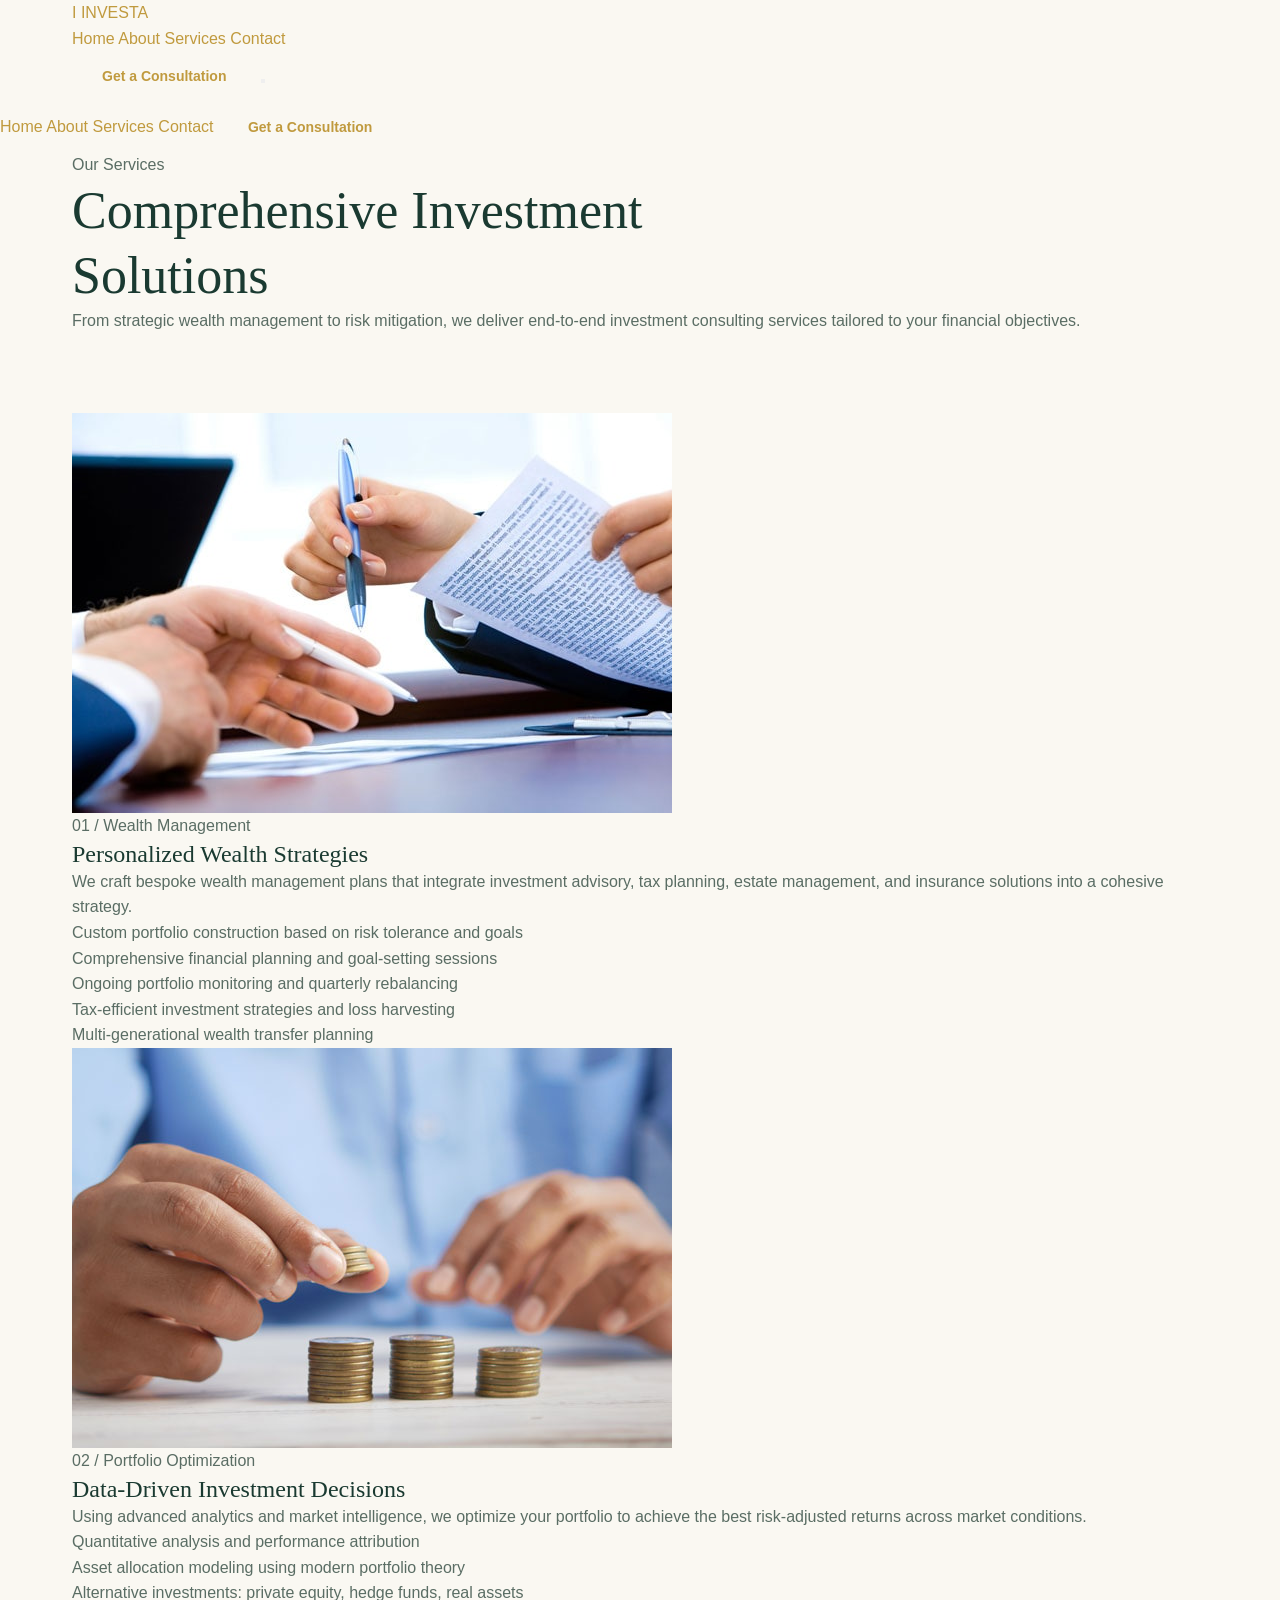
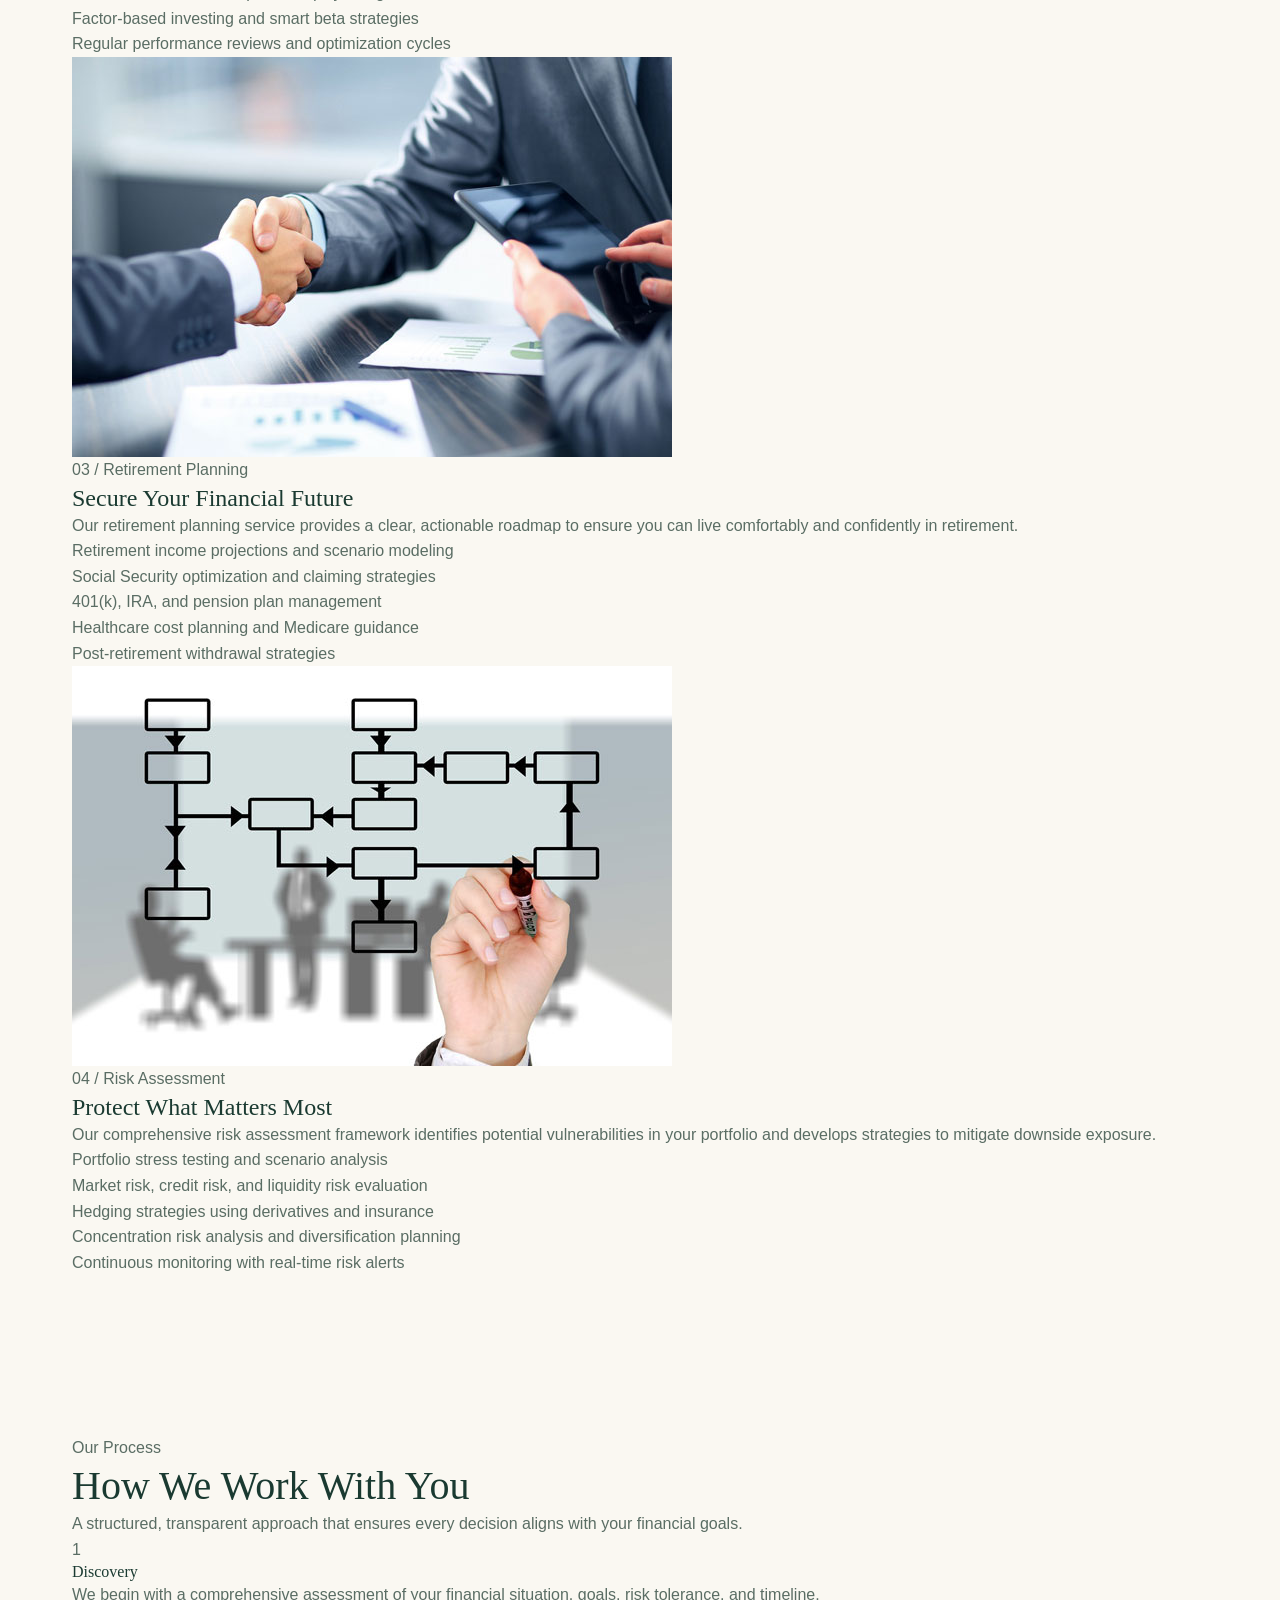
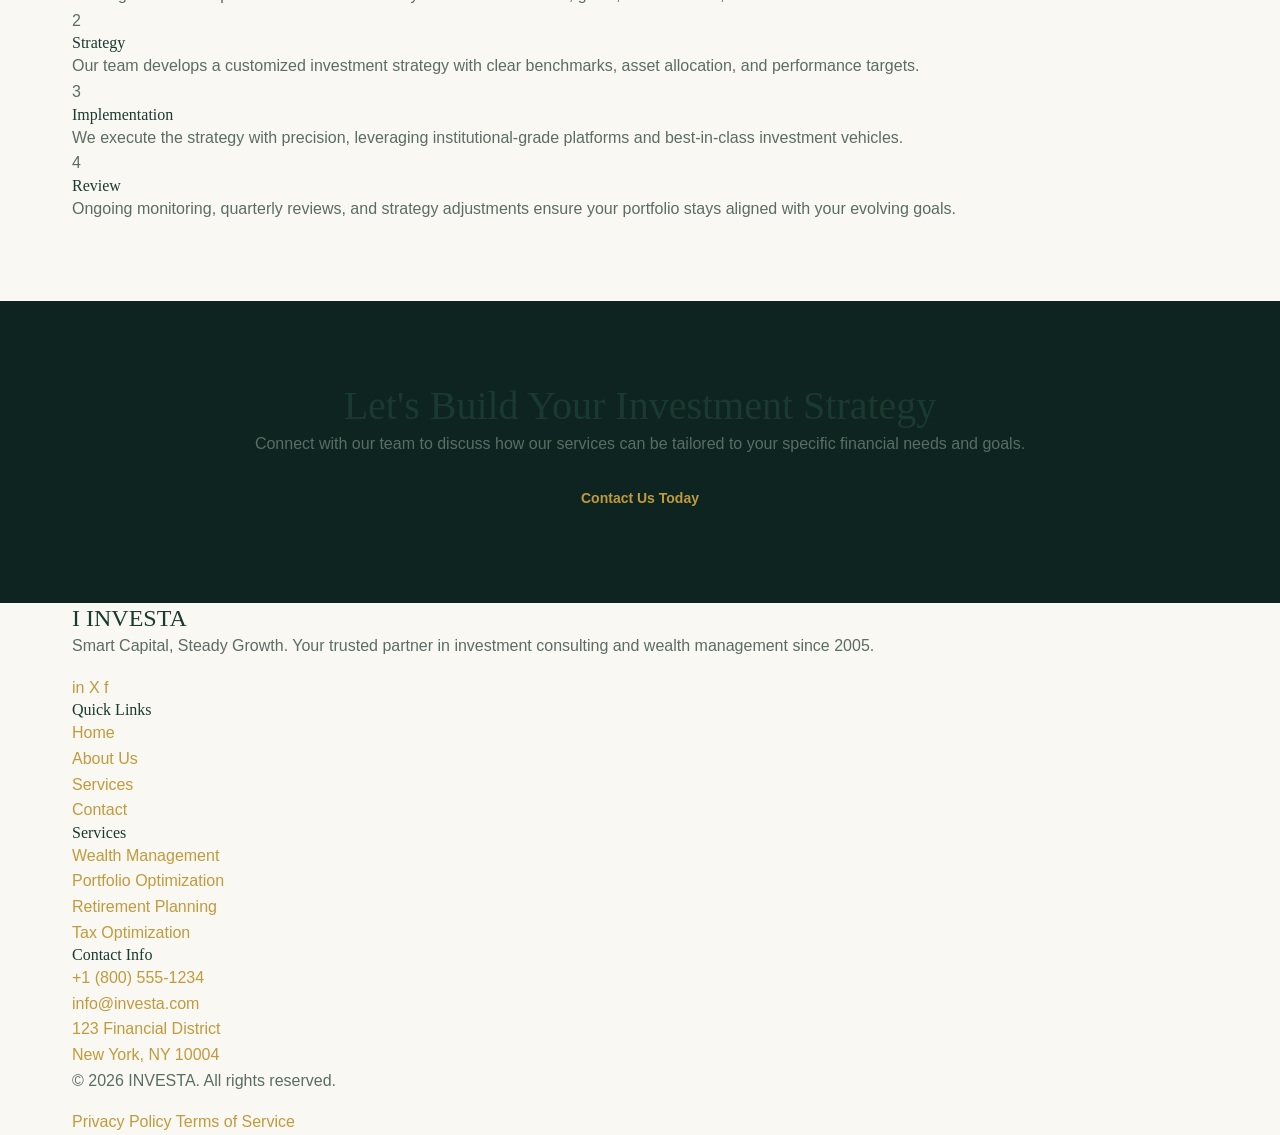
<file: services.html>
<!DOCTYPE html>
<html lang="en">
<head>
  <meta charset="UTF-8">
  <meta name="viewport" content="width=device-width, initial-scale=1.0">
  <meta name="description" content="INVESTA Services — Wealth management, portfolio optimization, retirement planning, and more.">
  <title>Services — INVESTA</title>
  <link rel="stylesheet" href="assets/css/style.css">
</head>
<body>

  <!-- ==================== Header ==================== -->
  <header class="header scrolled">
    <div class="container header__inner">
      <a href="index.html" class="header__logo">
        <span class="header__logo-icon">I</span>
        INVESTA
      </a>

      <nav class="nav">
        <a href="index.html" class="nav__link">Home</a>
        <a href="about.html" class="nav__link">About</a>
        <a href="services.html" class="nav__link active">Services</a>
        <a href="contact.html" class="nav__link">Contact</a>
      </nav>

      <a href="contact.html" class="btn btn--primary btn--sm header__cta">Get a Consultation</a>

      <button class="burger" aria-label="Toggle menu">
        <span></span>
        <span></span>
        <span></span>
      </button>
    </div>
  </header>

  <div class="mobile-nav">
    <a href="index.html" class="nav__link">Home</a>
    <a href="about.html" class="nav__link">About</a>
    <a href="services.html" class="nav__link active">Services</a>
    <a href="contact.html" class="nav__link">Contact</a>
    <a href="contact.html" class="btn btn--primary">Get a Consultation</a>
  </div>

  <!-- ==================== Hero ==================== -->
  <section class="about-hero">
    <div class="container">
      <span class="label reveal">Our Services</span>
      <h1 class="reveal reveal-delay-1">Comprehensive Investment<br>Solutions</h1>
      <p class="reveal reveal-delay-2">From strategic wealth management to risk mitigation, we deliver end-to-end investment consulting services tailored to your financial objectives.</p>
    </div>
  </section>

  <!-- ==================== Service Detail Cards ==================== -->
  <section class="section">
    <div class="container">

      <div class="service-detail reveal">
        <div class="service-detail__image reveal--left">
          <img src="assets/img/service-1.jpg" alt="Wealth Management">
        </div>
        <div class="service-detail__content reveal--right">
          <span class="label">01 / Wealth Management</span>
          <h3>Personalized Wealth Strategies</h3>
          <p style="color: var(--gray-600); margin-bottom: var(--space-lg);">We craft bespoke wealth management plans that integrate investment advisory, tax planning, estate management, and insurance solutions into a cohesive strategy.</p>
          <ul class="service-detail__list">
            <li>Custom portfolio construction based on risk tolerance and goals</li>
            <li>Comprehensive financial planning and goal-setting sessions</li>
            <li>Ongoing portfolio monitoring and quarterly rebalancing</li>
            <li>Tax-efficient investment strategies and loss harvesting</li>
            <li>Multi-generational wealth transfer planning</li>
          </ul>
        </div>
      </div>

      <div class="service-detail reverse reveal">
        <div class="service-detail__image">
          <img src="assets/img/service-2.jpg" alt="Portfolio Optimization">
        </div>
        <div class="service-detail__content">
          <span class="label">02 / Portfolio Optimization</span>
          <h3>Data-Driven Investment Decisions</h3>
          <p style="color: var(--gray-600); margin-bottom: var(--space-lg);">Using advanced analytics and market intelligence, we optimize your portfolio to achieve the best risk-adjusted returns across market conditions.</p>
          <ul class="service-detail__list">
            <li>Quantitative analysis and performance attribution</li>
            <li>Asset allocation modeling using modern portfolio theory</li>
            <li>Alternative investments: private equity, hedge funds, real assets</li>
            <li>Factor-based investing and smart beta strategies</li>
            <li>Regular performance reviews and optimization cycles</li>
          </ul>
        </div>
      </div>

      <div class="service-detail reveal">
        <div class="service-detail__image reveal--left">
          <img src="assets/img/service-3.jpg" alt="Retirement Planning">
        </div>
        <div class="service-detail__content reveal--right">
          <span class="label">03 / Retirement Planning</span>
          <h3>Secure Your Financial Future</h3>
          <p style="color: var(--gray-600); margin-bottom: var(--space-lg);">Our retirement planning service provides a clear, actionable roadmap to ensure you can live comfortably and confidently in retirement.</p>
          <ul class="service-detail__list">
            <li>Retirement income projections and scenario modeling</li>
            <li>Social Security optimization and claiming strategies</li>
            <li>401(k), IRA, and pension plan management</li>
            <li>Healthcare cost planning and Medicare guidance</li>
            <li>Post-retirement withdrawal strategies</li>
          </ul>
        </div>
      </div>

      <div class="service-detail reverse reveal">
        <div class="service-detail__image">
          <img src="assets/img/service-4.jpg" alt="Risk Assessment">
        </div>
        <div class="service-detail__content">
          <span class="label">04 / Risk Assessment</span>
          <h3>Protect What Matters Most</h3>
          <p style="color: var(--gray-600); margin-bottom: var(--space-lg);">Our comprehensive risk assessment framework identifies potential vulnerabilities in your portfolio and develops strategies to mitigate downside exposure.</p>
          <ul class="service-detail__list">
            <li>Portfolio stress testing and scenario analysis</li>
            <li>Market risk, credit risk, and liquidity risk evaluation</li>
            <li>Hedging strategies using derivatives and insurance</li>
            <li>Concentration risk analysis and diversification planning</li>
            <li>Continuous monitoring with real-time risk alerts</li>
          </ul>
        </div>
      </div>

    </div>
  </section>

  <!-- ==================== Process ==================== -->
  <section class="section section--off-white process">
    <div class="container">
      <div class="section-header reveal">
        <span class="label">Our Process</span>
        <h2>How We Work With You</h2>
        <p>A structured, transparent approach that ensures every decision aligns with your financial goals.</p>
      </div>

      <div class="process__grid">
        <div class="process__step reveal">
          <div class="process__number">1</div>
          <h4>Discovery</h4>
          <p>We begin with a comprehensive assessment of your financial situation, goals, risk tolerance, and timeline.</p>
        </div>

        <div class="process__step reveal reveal-delay-1">
          <div class="process__number">2</div>
          <h4>Strategy</h4>
          <p>Our team develops a customized investment strategy with clear benchmarks, asset allocation, and performance targets.</p>
        </div>

        <div class="process__step reveal reveal-delay-2">
          <div class="process__number">3</div>
          <h4>Implementation</h4>
          <p>We execute the strategy with precision, leveraging institutional-grade platforms and best-in-class investment vehicles.</p>
        </div>

        <div class="process__step reveal reveal-delay-3">
          <div class="process__number">4</div>
          <h4>Review</h4>
          <p>Ongoing monitoring, quarterly reviews, and strategy adjustments ensure your portfolio stays aligned with your evolving goals.</p>
        </div>
      </div>
    </div>
  </section>

  <!-- ==================== CTA ==================== -->
  <section class="cta-section">
    <div class="container">
      <h2 class="reveal">Let's Build Your Investment Strategy</h2>
      <p class="reveal reveal-delay-1">Connect with our team to discuss how our services can be tailored to your specific financial needs and goals.</p>
      <a href="contact.html" class="btn btn--primary btn--lg reveal reveal-delay-2">Contact Us Today</a>
    </div>
  </section>

  <!-- ==================== Footer ==================== -->
  <footer class="footer">
    <div class="container">
      <div class="footer__grid">
        <div class="footer__brand">
          <h3>
            <span class="header__logo-icon">I</span>
            INVESTA
          </h3>
          <p>Smart Capital, Steady Growth. Your trusted partner in investment consulting and wealth management since 2005.</p>
          <div class="footer__social">
            <a href="#" aria-label="LinkedIn">in</a>
            <a href="#" aria-label="Twitter">X</a>
            <a href="#" aria-label="Facebook">f</a>
          </div>
        </div>

        <div class="footer__col">
          <h4>Quick Links</h4>
          <ul>
            <li><a href="index.html">Home</a></li>
            <li><a href="about.html">About Us</a></li>
            <li><a href="services.html">Services</a></li>
            <li><a href="contact.html">Contact</a></li>
          </ul>
        </div>

        <div class="footer__col">
          <h4>Services</h4>
          <ul>
            <li><a href="services.html">Wealth Management</a></li>
            <li><a href="services.html">Portfolio Optimization</a></li>
            <li><a href="services.html">Retirement Planning</a></li>
            <li><a href="services.html">Tax Optimization</a></li>
          </ul>
        </div>

        <div class="footer__col">
          <h4>Contact Info</h4>
          <ul>
            <li><a href="tel:+18005551234">+1 (800) 555-1234</a></li>
            <li><a href="mailto:info@investa.com">info@investa.com</a></li>
            <li><a href="#">123 Financial District<br>New York, NY 10004</a></li>
          </ul>
        </div>
      </div>

      <div class="footer__bottom">
        <p>&copy; <span data-year></span> INVESTA. All rights reserved.</p>
        <div class="footer__bottom-links">
          <a href="#">Privacy Policy</a>
          <a href="#">Terms of Service</a>
        </div>
      </div>
    </div>
  </footer>

  <script src="assets/js/main.js"></script>
</body>
</html>
</file>
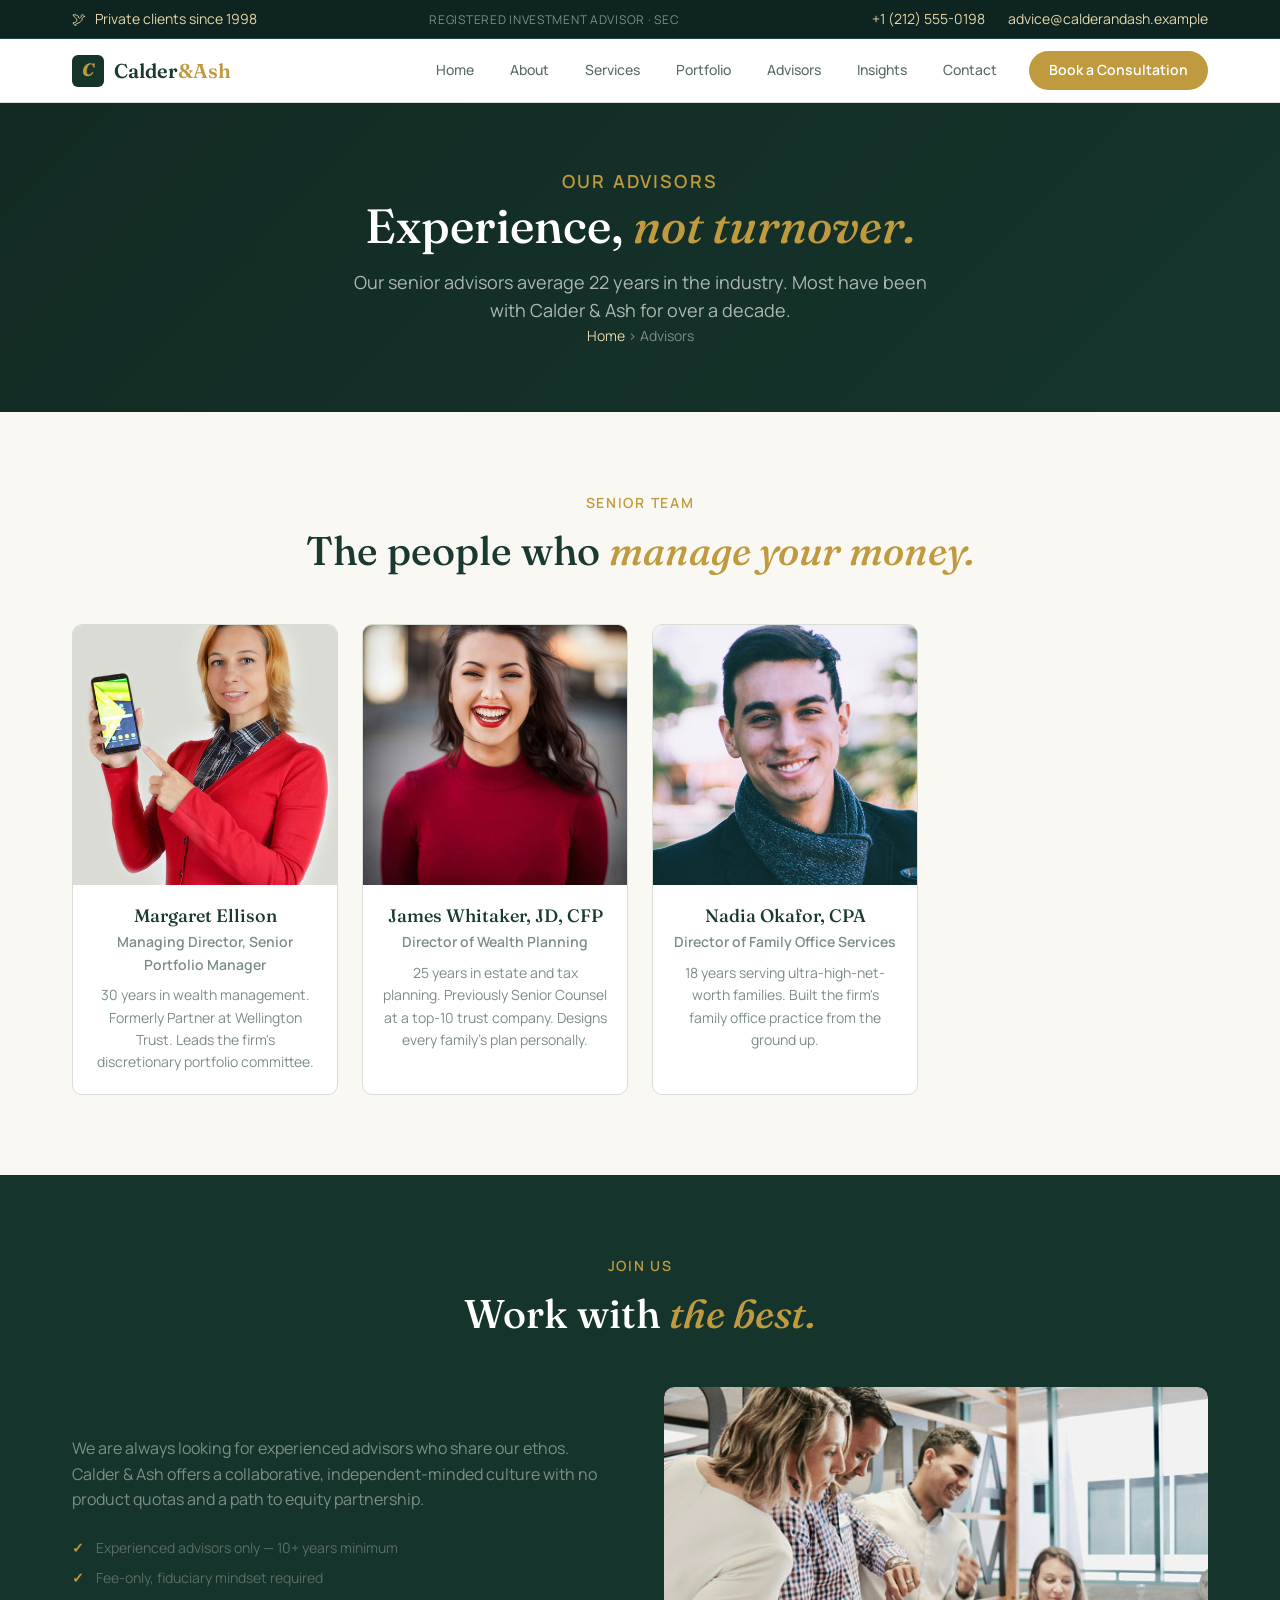
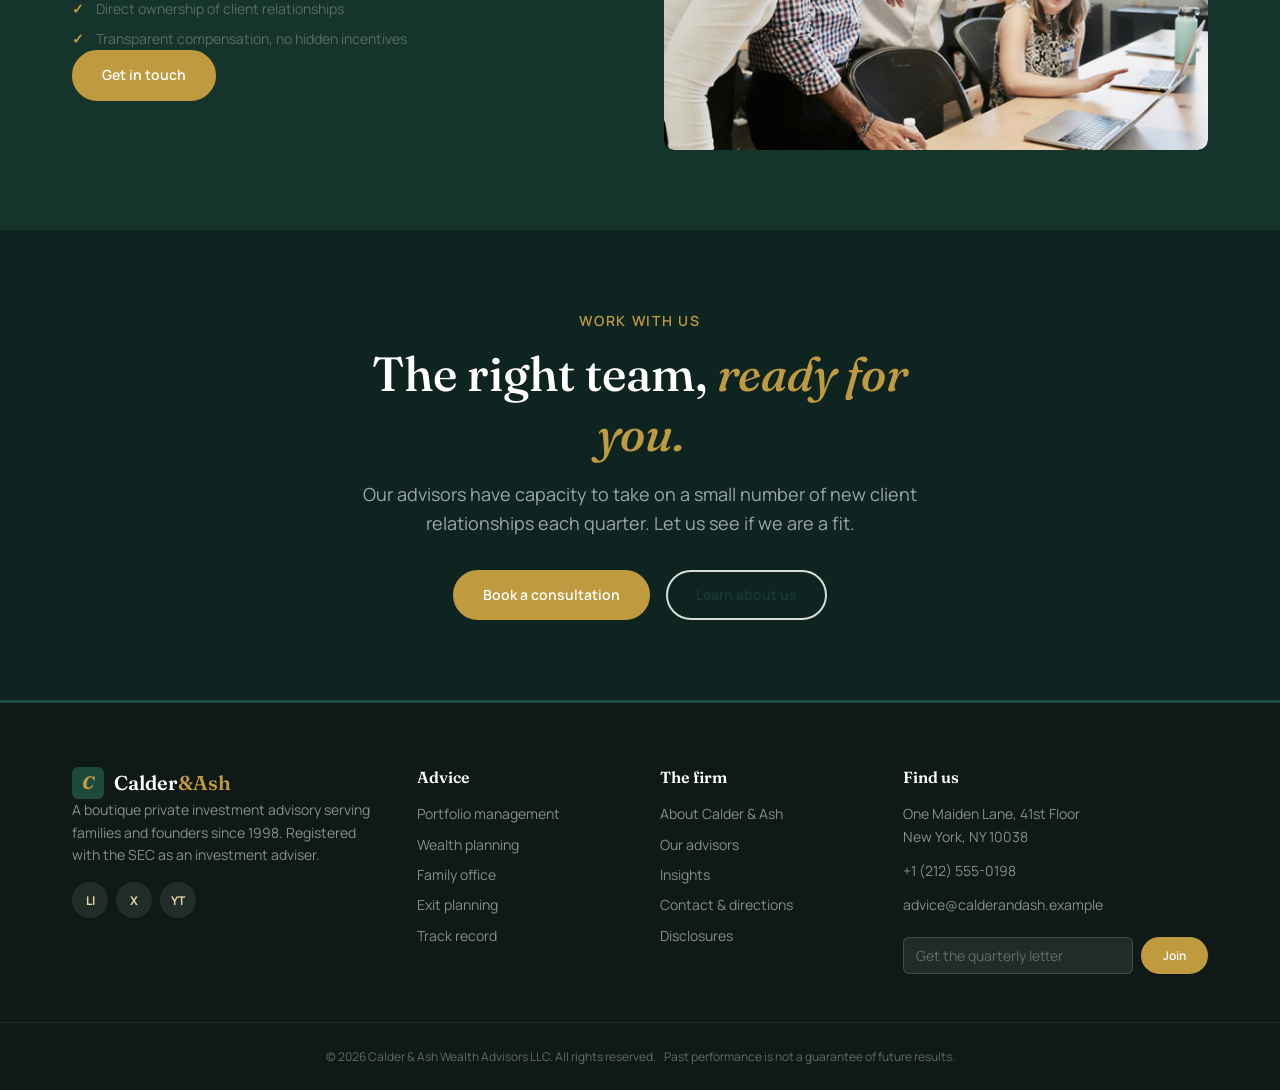
<file: team.html>
<!DOCTYPE html>
<html lang="en">
<head>
  <meta charset="UTF-8">
  <meta name="viewport" content="width=device-width, initial-scale=1.0">
  <title>Our Advisors — Calder &amp; Ash</title>
  <meta name="description" content="Meet the senior team at Calder & Ash — 30 years of combined experience in wealth management, estate planning and family office services.">
  <link rel="icon" href="data:image/svg+xml,%3Csvg xmlns='http://www.w3.org/2000/svg' viewBox='0 0 64 64'%3E%3Crect width='64' height='64' rx='14' fill='%2315352c'/%3E%3Cpath d='M12 44 L26 30 L34 38 L52 18' fill='none' stroke='%23c09a3e' stroke-width='5' stroke-linecap='round' stroke-linejoin='round'/%3E%3Ccircle cx='52' cy='18' r='5' fill='%23c09a3e'/%3E%3C/svg%3E">
  <link rel="preconnect" href="https://fonts.googleapis.com">
  <link rel="preconnect" href="https://fonts.gstatic.com" crossorigin>
  <link href="https://fonts.googleapis.com/css2?family=Fraunces:ital,opsz,wght@0,9..144,300;0,9..144,400;0,9..144,500;0,9..144,600;0,9..144,700;1,9..144,400;1,9..144,500&family=Manrope:wght@400;500;600;700;800&display=swap" rel="stylesheet">
  <link rel="stylesheet" href="assets/css/style.css">
</head>
<body>
  <a class="skip-link" href="#main">Skip to content</a>

<div class="topbar">
    <div class="container topbar-inner">
      <p class="topbar-item"><span class="topbar-icon">🕊</span> Private clients since 1998</p>
      <p class="topbar-item topbar-mid">Registered Investment Advisor · SEC</p>
      <p class="topbar-item topbar-end">
        <a href="tel:+12125550198">+1 (212) 555-0198</a>
        <a href="mailto:advice@calderandash.example">advice@calderandash.example</a>
      </p>
    </div>
  </div>

  <header class="site-header" id="top">
    <div class="container nav-wrap">
      <a href="index.html" class="brand">
        <span class="brand-mark" aria-hidden="true"></span>
        <span class="brand-text">Calder<span>&amp;Ash</span></span>
      </a>
      <button class="nav-toggle" aria-label="Toggle menu" aria-expanded="false" aria-controls="site-nav">&#9776;</button>
      <nav class="nav-links" id="site-nav" aria-label="Primary">
        <a href="index.html" class="nav-link">Home</a>
        <a href="about.html" class="nav-link">About</a>
        <a href="service.html" class="nav-link">Services</a>
        <a href="portfolio.html" class="nav-link">Portfolio</a>
        <a href="team.html" class="nav-link">Advisors</a>
        <a href="insights.html" class="nav-link">Insights</a>
        <a href="contact.html" class="nav-link">Contact</a>
        <a href="contact.html" class="nav-cta">Book a Consultation</a>
      </nav>
    </div>
  </header>

  <main id="main">

    <section class="page-banner">
      <div class="container">
        <p class="eyebrow">Our advisors</p>
        <h1>Experience, <em>not turnover.</em></h1>
        <p>Our senior advisors average 22 years in the industry. Most have been with Calder & Ash for over a decade.</p>
        <p class="crumb"><a href="index.html">Home</a> › Advisors</p>
      </div>
    </section>

    <section class="section">
      <div class="container">
        <div class="section-head reveal">
          <p class="eyebrow">Senior team</p>
          <h2 class="section-title">The people who <em>manage your money.</em></h2>
        </div>
        <div class="team-grid">
          <article class="team-card reveal">
            <img src="assets/img/img-person-1.jpg" alt="Margaret Ellison — Managing Director" loading="lazy">
            <div class="team-body">
              <h3>Margaret Ellison</h3>
              <p class="team-role">Managing Director, Senior Portfolio Manager</p>
              <p>30 years in wealth management. Formerly Partner at Wellington Trust. Leads the firm's discretionary portfolio committee.</p>
            </div>
          </article>
          <article class="team-card reveal">
            <img src="assets/img/img-person-2.jpg" alt="James Whitaker — Director of Wealth Planning" loading="lazy">
            <div class="team-body">
              <h3>James Whitaker, JD, CFP</h3>
              <p class="team-role">Director of Wealth Planning</p>
              <p>25 years in estate and tax planning. Previously Senior Counsel at a top-10 trust company. Designs every family's plan personally.</p>
            </div>
          </article>
          <article class="team-card reveal">
            <img src="assets/img/img-person-3.jpg" alt="Nadia Okafor — Director of Family Office" loading="lazy">
            <div class="team-body">
              <h3>Nadia Okafor, CPA</h3>
              <p class="team-role">Director of Family Office Services</p>
              <p>18 years serving ultra-high-net-worth families. Built the firm's family office practice from the ground up.</p>
            </div>
          </article>
        </div>
      </div>
    </section>

    <section class="section section-pine">
      <div class="container">
        <div class="section-head reveal">
          <p class="eyebrow">Join us</p>
          <h2 class="section-title">Work with <em>the best.</em></h2>
        </div>
        <div class="split">
          <div class="split-copy reveal">
            <p>We are always looking for experienced advisors who share our ethos. Calder & Ash offers a collaborative, independent-minded culture with no product quotas and a path to equity partnership.</p>
            <ul class="check-list">
              <li class="check-item">Experienced advisors only — 10+ years minimum</li>
              <li class="check-item">Fee-only, fiduciary mindset required</li>
              <li class="check-item">Direct ownership of client relationships</li>
              <li class="check-item">Transparent compensation, no hidden incentives</li>
            </ul>
            <a href="contact.html" class="btn btn-primary">Get in touch</a>
          </div>
          <div class="split-media reveal">
            <img src="assets/img/img-case-1.jpg" alt="Calder & Ash team in meetings" loading="lazy">
          </div>
        </div>
      </div>
    </section>

  
    <section class="cta-section">
      <div class="container cta-inner reveal">
        <p class="eyebrow">Work with us</p>
        <h2 class="cta-title">The right team, <em>ready for you.</em></h2>
        <p class="cta-sub">Our advisors have capacity to take on a small number of new client relationships each quarter. Let us see if we are a fit.</p>
        <div class="cta-actions">
          <a href="contact.html" class="btn btn-primary">Book a consultation</a>
          <a href="about.html" class="btn btn-ghost-dark">Learn about us</a>
        </div>
      </div>
    </section>
  </main>
<footer class="site-footer">
    <div class="container footer-grid">
      <div class="footer-col">
        <a href="index.html" class="brand footer-brand">
          <span class="brand-mark" aria-hidden="true"></span>
          <span class="brand-text">Calder<span>&amp;Ash</span></span>
        </a>
        <p>A boutique private investment advisory serving families and founders since 1998. Registered with the SEC as an investment adviser.</p>
        <div class="footer-social">
          <a href="https://linkedin.com" target="_blank" rel="noopener" aria-label="LinkedIn">LI</a>
          <a href="https://twitter.com" target="_blank" rel="noopener" aria-label="Twitter">X</a>
          <a href="https://youtube.com" target="_blank" rel="noopener" aria-label="YouTube">YT</a>
        </div>
      </div>
      <div class="footer-col">
        <h3>Advice</h3>
        <ul class="footer-links">
          <li><a href="service.html">Portfolio management</a></li>
          <li><a href="service.html">Wealth planning</a></li>
          <li><a href="service.html">Family office</a></li>
          <li><a href="service.html">Exit planning</a></li>
          <li><a href="portfolio.html">Track record</a></li>
        </ul>
      </div>
      <div class="footer-col">
        <h3>The firm</h3>
        <ul class="footer-links">
          <li><a href="about.html">About Calder &amp; Ash</a></li>
          <li><a href="team.html">Our advisors</a></li>
          <li><a href="insights.html">Insights</a></li>
          <li><a href="contact.html">Contact &amp; directions</a></li>
          <li><a href="404.html">Disclosures</a></li>
        </ul>
      </div>
      <div class="footer-col">
        <h3>Find us</h3>
        <ul class="footer-links footer-contact">
          <li>One Maiden Lane, 41st Floor<br>New York, NY 10038</li>
          <li><a href="tel:+12125550198">+1 (212) 555-0198</a></li>
          <li><a href="mailto:advice@calderandash.example">advice@calderandash.example</a></li>
        </ul>
        <form class="newsletter" data-form novalidate>
          <label for="nl-email" class="sr-only">Email for our quarterly letter</label>
          <input id="nl-email" type="email" name="email" placeholder="Get the quarterly letter" required>
          <button type="submit" class="btn btn-primary btn-sm">Join</button>
          <p class="form-msg form-ok">Welcome — first letter lands this quarter.</p>
          <p class="form-msg form-err">Please enter a valid email address.</p>
        </form>
      </div>
    </div>
    <div class="footer-bottom">
      <div class="container">
        <p>© <span data-year>2026</span> Calder &amp; Ash Wealth Advisors LLC. All rights reserved.</p>
        <p>Past performance is not a guarantee of future results.</p>
      </div>
    </div>
  </footer>

  <button class="back-to-top" aria-label="Back to top">&#8593;</button>
  <script src="assets/js/main.js"></script>
</body>
</html>
</file>
<file: assets/css/style.css>
/* ============================================
   Calder & Ash — Private Investment Advisory
   Stylesheet
   ============================================ */

/* --- Custom Properties --- */
:root {
  --clr-ivory: #faf8f2;
  --clr-sand: #f2ede2;
  --clr-pine: #15352c;
  --clr-pine-deep: #0e2420;
  --clr-pine-mid: #1e4a3d;
  --clr-brass: #c09a3e;
  --clr-brass-soft: #e5d5a8;
  --clr-brass-dark: #a07f2e;
  --clr-ink: #1a3a31;
  --clr-text: #5a6d64;
  --clr-text-soft: #7d8e85;
  --clr-mist: #eef1ec;
  --clr-line: #d8ddd6;
  --clr-white: #ffffff;
  --clr-dark: #0f1a16;
  --clr-err: #b34a3a;

  --ff-display: 'Fraunces', Georgia, serif;
  --ff-body: 'Manrope', -apple-system, BlinkMacSystemFont, sans-serif;

  --fs-xs: 0.75rem;
  --fs-sm: 0.875rem;
  --fs-base: 1rem;
  --fs-lg: 1.125rem;
  --fs-xl: 1.25rem;
  --fs-2xl: 1.5rem;
  --fs-3xl: 2rem;
  --fs-4xl: 2.5rem;
  --fs-5xl: 3.25rem;

  --container: 1200px;
  --gap: 2rem;
  --radius: 10px;
  --radius-sm: 6px;
  --radius-pill: 999px;
  --transition: 0.3s ease;
}

/* --- Reset --- */
*,
*::before,
*::after {
  box-sizing: border-box;
  margin: 0;
  padding: 0;
}

html {
  scroll-behavior: smooth;
  -webkit-text-size-adjust: 100%;
}

body {
  font-family: var(--ff-body);
  font-size: var(--fs-base);
  line-height: 1.6;
  color: var(--clr-text);
  background: var(--clr-ivory);
  -webkit-font-smoothing: antialiased;
}

img {
  max-width: 100%;
  height: auto;
  display: block;
}

a {
  color: var(--clr-brass);
  text-decoration: none;
  transition: color var(--transition);
}

a:hover {
  color: var(--clr-brass-dark);
}

ul {
  list-style: none;
}

.container {
  max-width: var(--container);
  margin: 0 auto;
  padding: 0 var(--gap);
}

.sr-only {
  position: absolute;
  width: 1px;
  height: 1px;
  overflow: hidden;
  clip: rect(0,0,0,0);
  white-space: nowrap;
  border: 0;
}

.skip-link {
  position: absolute;
  top: -100%;
  left: 1rem;
  background: var(--clr-white);
  color: var(--clr-ink);
  padding: 0.5rem 1rem;
  z-index: 10000;
  border-radius: var(--radius-sm);
  font-weight: 600;
}

.skip-link:focus {
  top: 0.5rem;
}

/* --- Typography --- */
h1, h2, h3, h4, h5, h6 {
  font-family: var(--ff-display);
  font-weight: 500;
  line-height: 1.25;
  color: var(--clr-ink);
}

h1 em, h2 em, h3 em {
  font-style: italic;
  color: var(--clr-brass);
}

h1 { font-size: var(--fs-5xl); }
h2 { font-size: var(--fs-4xl); }
h3 { font-size: var(--fs-2xl); }

p { margin-bottom: 1rem; }
p:last-child { margin-bottom: 0; }

/* --- Topbar --- */
.topbar {
  background: var(--clr-pine-deep);
  color: var(--clr-brass-soft);
  font-size: var(--fs-sm);
  padding: 0.5rem 0;
  border-bottom: 1px solid var(--clr-pine-mid);
}

.topbar-inner {
  display: flex;
  align-items: center;
  justify-content: space-between;
  gap: 1rem;
}

.topbar-item {
  margin: 0;
}

.topbar-icon {
  margin-right: 0.35rem;
}

.topbar-mid {
  color: var(--clr-text-soft);
  font-size: var(--fs-xs);
  text-transform: uppercase;
  letter-spacing: 0.06em;
}

.topbar-end a {
  color: var(--clr-brass-soft);
  margin-left: 1.25rem;
  font-size: var(--fs-sm);
}

.topbar-end a:hover {
  color: var(--clr-white);
}

/* --- Header / Nav --- */
.site-header {
  background: var(--clr-white);
  border-bottom: 1px solid var(--clr-line);
  position: sticky;
  top: 0;
  z-index: 1000;
}

.nav-wrap {
  display: flex;
  align-items: center;
  justify-content: space-between;
  padding: 0.75rem var(--gap);
}

.brand {
  display: flex;
  align-items: center;
  gap: 0.6rem;
  font-family: var(--ff-display);
  font-weight: 600;
  font-size: var(--fs-xl);
  color: var(--clr-ink);
  text-decoration: none;
  flex-shrink: 0;
}

.brand:hover {
  color: var(--clr-ink);
}

.brand-mark {
  width: 32px;
  height: 32px;
  background: var(--clr-pine);
  border-radius: 6px;
  display: flex;
  align-items: center;
  justify-content: center;
  flex-shrink: 0;
}

.brand-mark::after {
  content: 'C';
  color: var(--clr-brass);
  font-family: var(--ff-display);
  font-weight: 700;
  font-size: var(--fs-lg);
  font-style: italic;
}

.brand-text span {
  color: var(--clr-brass);
}

.nav-toggle {
  display: none;
  background: none;
  border: none;
  font-size: 1.5rem;
  color: var(--clr-ink);
  cursor: pointer;
  padding: 0.25rem;
}

.nav-links {
  display: flex;
  align-items: center;
  gap: 0.25rem;
}

.nav-link {
  padding: 0.5rem 1rem;
  color: var(--clr-text);
  font-size: var(--fs-sm);
  font-weight: 500;
  border-radius: var(--radius-sm);
  transition: background var(--transition), color var(--transition);
}

.nav-link:hover,
.nav-link[aria-current="page"] {
  background: var(--clr-mist);
  color: var(--clr-ink);
}

.nav-cta {
  margin-left: 0.75rem;
  padding: 0.5rem 1.25rem;
  background: var(--clr-brass);
  color: var(--clr-white);
  font-size: var(--fs-sm);
  font-weight: 600;
  border-radius: var(--radius-pill);
  white-space: nowrap;
  transition: background var(--transition);
}

.nav-cta:hover {
  background: var(--clr-brass-dark);
  color: var(--clr-white);
}

/* --- Buttons --- */
.btn {
  display: inline-flex;
  align-items: center;
  gap: 0.5rem;
  padding: 0.75rem 1.75rem;
  font-family: var(--ff-body);
  font-size: var(--fs-sm);
  font-weight: 600;
  border-radius: var(--radius-pill);
  border: 2px solid transparent;
  cursor: pointer;
  transition: all var(--transition);
  text-align: center;
  white-space: nowrap;
}

.btn-primary {
  background: var(--clr-brass);
  color: var(--clr-white);
  border-color: var(--clr-brass);
}

.btn-primary:hover {
  background: var(--clr-brass-dark);
  border-color: var(--clr-brass-dark);
  color: var(--clr-white);
}

.btn-ghost-light {
  background: transparent;
  color: var(--clr-white);
  border-color: rgba(255,255,255,0.35);
}

.btn-ghost-light:hover {
  border-color: var(--clr-white);
  background: rgba(255,255,255,0.08);
  color: var(--clr-white);
}

.btn-ghost-dark {
  background: transparent;
  color: var(--clr-ink);
  border-color: var(--clr-line);
}

.btn-ghost-dark:hover {
  border-color: var(--clr-brass);
  color: var(--clr-ink);
}

.btn-ghost-pine {
  background: transparent;
  color: var(--clr-pine);
  border-color: var(--clr-pine);
}

.btn-ghost-pine:hover {
  background: var(--clr-pine);
  color: var(--clr-white);
}

.btn-sm {
  padding: 0.5rem 1.25rem;
  font-size: var(--fs-xs);
}

/* --- Hero --- */
.hero {
  position: relative;
  min-height: 85vh;
  display: flex;
  align-items: center;
  overflow: hidden;
  background: var(--clr-pine-deep);
}

.hero-bg {
  position: absolute;
  inset: 0;
}

.hero-bg img {
  position: absolute;
  inset: 0;
  width: 100%;
  height: 100%;
  object-fit: cover;
  opacity: 0;
  transition: opacity 1.5s ease;
}

.hero-bg img.active {
  opacity: 1;
}

.hero-shade {
  position: absolute;
  inset: 0;
  background: linear-gradient(135deg, rgba(15,26,22,0.85) 0%, rgba(15,26,22,0.5) 50%, rgba(15,26,22,0.35) 100%);
  z-index: 1;
}

.hero-inner {
  position: relative;
  z-index: 2;
  display: flex;
  align-items: center;
  gap: 4rem;
  width: 100%;
  padding: 4rem var(--gap);
}

.hero-copy {
  flex: 1 1 55%;
  max-width: 620px;
}

.hero-eyebrow {
  font-family: var(--ff-body);
  font-size: var(--fs-sm);
  font-weight: 600;
  text-transform: uppercase;
  letter-spacing: 0.12em;
  color: var(--clr-brass);
  margin-bottom: 1rem;
}

.hero-copy h1 {
  color: var(--clr-white);
  font-size: clamp(2.25rem, 5.5vw, 4rem);
  margin-bottom: 1.25rem;
}

.hero-sub {
  color: rgba(255,255,255,0.7);
  font-size: var(--fs-lg);
  max-width: 520px;
  margin-bottom: 2rem;
}

.hero-actions {
  display: flex;
  gap: 1rem;
  flex-wrap: wrap;
}

/* --- Snapshot Card --- */
.snapshot-card {
  flex: 0 0 340px;
  background: var(--clr-white);
  border-radius: var(--radius);
  padding: 1.5rem;
  box-shadow: 0 8px 32px rgba(0,0,0,0.2);
}

.snap-head {
  margin-bottom: 1.25rem;
  padding-bottom: 1rem;
  border-bottom: 1px solid var(--clr-line);
}

.snap-label {
  font-family: var(--ff-display);
  font-weight: 600;
  font-size: var(--fs-base);
  color: var(--clr-ink);
  margin-bottom: 0.15rem;
}

.snap-meta {
  font-size: var(--fs-xs);
  color: var(--clr-text-soft);
}

.snap-alloc {
  display: flex;
  flex-direction: column;
  gap: 0.75rem;
  margin-bottom: 1.25rem;
}

.alloc-row {
  display: flex;
  align-items: center;
  gap: 0.75rem;
}

.alloc-label {
  font-size: var(--fs-sm);
  font-weight: 500;
  color: var(--clr-text);
  min-width: 80px;
}

.alloc-track {
  flex: 1;
  height: 8px;
  background: var(--clr-mist);
  border-radius: 4px;
  overflow: hidden;
}

.alloc-fill {
  display: block;
  height: 100%;
  width: var(--alloc);
  background: var(--clr-pine);
  border-radius: 4px;
  transition: width 0.6s ease;
}

.alloc-fill.fill-gold {
  background: var(--clr-brass);
}

.alloc-fill.fill-mist {
  background: var(--clr-text-soft);
}

.alloc-fill.fill-line {
  background: var(--clr-line);
}

.alloc-val {
  font-size: var(--fs-sm);
  font-weight: 600;
  color: var(--clr-ink);
  min-width: 36px;
  text-align: right;
}

.snap-foot {
  display: flex;
  align-items: center;
  gap: 1rem;
  flex-wrap: wrap;
  padding-top: 1rem;
  border-top: 1px solid var(--clr-line);
}

.snap-stat {
  text-align: left;
}

.snap-num {
  display: block;
  font-family: var(--ff-display);
  font-weight: 600;
  font-size: var(--fs-xl);
  color: var(--clr-pine);
  line-height: 1.2;
}

.snap-desc {
  font-size: var(--fs-xs);
  color: var(--clr-text-soft);
}

.snap-foot .btn {
  margin-left: auto;
}

/* --- Ticker Strip --- */
.ticker-strip {
  background: var(--clr-pine);
  border-top: 1px solid var(--clr-pine-mid);
  border-bottom: 1px solid var(--clr-pine-mid);
  padding: 0.75rem 0;
  overflow: hidden;
}

.ticker-inner {
  display: flex;
  align-items: center;
  gap: 2rem;
  justify-content: center;
  flex-wrap: wrap;
}

.ticker-label {
  font-family: var(--ff-body);
  font-size: var(--fs-xs);
  font-weight: 700;
  text-transform: uppercase;
  letter-spacing: 0.15em;
  color: var(--clr-brass);
  margin: 0;
}

.ticker-item {
  font-family: var(--ff-display);
  font-weight: 400;
  font-style: italic;
  font-size: var(--fs-base);
  color: var(--clr-brass-soft);
  margin: 0;
  position: relative;
}

.ticker-item::before {
  content: '·';
  position: absolute;
  left: -1.15rem;
  color: var(--clr-pine-mid);
}

/* --- Section Styles --- */
.section {
  padding: 5rem 0;
}

.section-pine {
  background: var(--clr-pine);
  color: rgba(255,255,255,0.8);
}

.section-pine .section-title,
.section-pine h2,
.section-pine h3 {
  color: var(--clr-white);
}

.section-pine .eyebrow {
  color: var(--clr-brass);
}

.section-pine .section-sub {
  color: rgba(255,255,255,0.6);
}

.section-sand {
  background: var(--clr-sand);
}

/* --- Section Head --- */
.section-head {
  text-align: center;
  max-width: 720px;
  margin: 0 auto 3rem;
}

.eyebrow {
  font-family: var(--ff-body);
  font-size: var(--fs-sm);
  font-weight: 600;
  text-transform: uppercase;
  letter-spacing: 0.12em;
  color: var(--clr-brass);
  margin-bottom: 0.75rem;
}

.section-title {
  margin-bottom: 1rem;
}

.section-sub {
  font-size: var(--fs-lg);
  color: var(--clr-text-soft);
  max-width: 600px;
  margin: 0 auto;
}

.section-cta {
  margin-top: 2.5rem;
  text-align: center;
}

/* --- Strategy Grid --- */
.strategy-grid {
  display: grid;
  grid-template-columns: repeat(3, 1fr);
  gap: 1.5rem;
}

.strategy-card {
  background: var(--clr-white);
  border: 1px solid var(--clr-line);
  border-radius: var(--radius);
  padding: 2rem;
  transition: box-shadow var(--transition), transform var(--transition);
  display: flex;
  flex-direction: column;
  gap: 0.75rem;
}

.strategy-card:hover {
  box-shadow: 0 8px 24px rgba(0,0,0,0.06);
  transform: translateY(-2px);
}

.strategy-icon {
  font-size: 2rem;
  line-height: 1;
}

.strategy-card h3 {
  font-size: var(--fs-lg);
  margin-bottom: 0;
}

.strategy-card p {
  font-size: var(--fs-sm);
  color: var(--clr-text-soft);
  flex: 1;
}

/* --- Stat Band --- */
.stat-band {
  display: grid;
  grid-template-columns: repeat(4, 1fr);
  gap: 2rem;
  text-align: center;
}

.stat-item {
  display: flex;
  flex-direction: column;
  gap: 0.35rem;
}

.stat-num {
  font-family: var(--ff-display);
  font-weight: 600;
  font-size: var(--fs-4xl);
  color: var(--clr-brass);
  line-height: 1.1;
}

.section-pine .stat-num {
  color: var(--clr-brass);
}

.stat-label {
  font-size: var(--fs-sm);
  color: var(--clr-text-soft);
  font-weight: 500;
}

.section-pine .stat-label {
  color: rgba(255,255,255,0.6);
}

/* --- Method Grid --- */
.method-grid {
  display: grid;
  grid-template-columns: repeat(4, 1fr);
  gap: 1.5rem;
  counter-reset: method;
}

.method-step {
  text-align: center;
  padding: 2rem 1.5rem;
  background: var(--clr-white);
  border: 1px solid var(--clr-line);
  border-radius: var(--radius);
  position: relative;
  transition: box-shadow var(--transition);
}

.method-step:hover {
  box-shadow: 0 8px 24px rgba(0,0,0,0.06);
}

.method-num {
  display: inline-flex;
  align-items: center;
  justify-content: center;
  width: 48px;
  height: 48px;
  border-radius: 50%;
  background: var(--clr-pine);
  color: var(--clr-brass);
  font-family: var(--ff-display);
  font-weight: 600;
  font-size: var(--fs-lg);
  margin-bottom: 1rem;
}

.method-step h3 {
  font-size: var(--fs-lg);
  margin-bottom: 0.5rem;
}

.method-step p {
  font-size: var(--fs-sm);
  color: var(--clr-text-soft);
}

/* --- Case Grid --- */
.case-grid {
  display: grid;
  grid-template-columns: repeat(3, 1fr);
  gap: 1.5rem;
}

.case-card {
  background: var(--clr-white);
  border: 1px solid var(--clr-line);
  border-radius: var(--radius);
  overflow: hidden;
  transition: box-shadow var(--transition), transform var(--transition);
}

.case-card:hover {
  box-shadow: 0 8px 24px rgba(0,0,0,0.06);
  transform: translateY(-2px);
}

.case-card img {
  width: 100%;
  height: 200px;
  object-fit: cover;
}

.case-body {
  padding: 1.5rem;
  display: flex;
  flex-direction: column;
  gap: 0.6rem;
}

.case-tag {
  display: inline-block;
  font-size: var(--fs-xs);
  font-weight: 600;
  text-transform: uppercase;
  letter-spacing: 0.08em;
  color: var(--clr-brass);
  margin-bottom: 0.25rem;
}

.case-body h3 {
  font-size: var(--fs-lg);
}

.case-body p {
  font-size: var(--fs-sm);
  color: var(--clr-text-soft);
}

.case-result {
  margin-top: auto;
  padding-top: 1rem;
  border-top: 1px solid var(--clr-line);
  display: flex;
  justify-content: space-between;
  align-items: center;
}

.case-result span {
  font-size: var(--fs-sm);
  color: var(--clr-text-soft);
}

.case-result strong {
  font-family: var(--ff-display);
  font-weight: 600;
  color: var(--clr-pine);
  font-size: var(--fs-lg);
}

/* --- Testimonial Grid --- */
.tst-grid {
  display: grid;
  grid-template-columns: repeat(3, 1fr);
  gap: 1.5rem;
}

.tst-card {
  background: var(--clr-white);
  border: 1px solid var(--clr-line);
  border-radius: var(--radius);
  padding: 2rem;
  display: flex;
  flex-direction: column;
  gap: 1.25rem;
  transition: box-shadow var(--transition);
}

.tst-card:hover {
  box-shadow: 0 8px 24px rgba(0,0,0,0.06);
}

.tst-head {
  display: flex;
  align-items: center;
  gap: 1rem;
}

.tst-avatar {
  width: 56px;
  height: 56px;
  border-radius: 50%;
  object-fit: cover;
  flex-shrink: 0;
}

.tst-head h3 {
  font-size: var(--fs-base);
  margin-bottom: 0.15rem;
}

.tst-role {
  font-size: var(--fs-sm);
  color: var(--clr-text-soft);
  margin: 0;
}

.tst-card > p {
  font-size: var(--fs-sm);
  font-style: italic;
  line-height: 1.65;
  color: var(--clr-text);
  flex: 1;
}

/* --- Blog Grid --- */
.blog-grid {
  display: grid;
  grid-template-columns: repeat(3, 1fr);
  gap: 1.5rem;
}

.post-card {
  background: var(--clr-white);
  border: 1px solid var(--clr-line);
  border-radius: var(--radius);
  overflow: hidden;
  transition: box-shadow var(--transition), transform var(--transition);
}

.post-card:hover {
  box-shadow: 0 8px 24px rgba(0,0,0,0.06);
  transform: translateY(-2px);
}

.post-card img {
  width: 100%;
  height: 200px;
  object-fit: cover;
}

.post-body {
  padding: 1.5rem;
  display: flex;
  flex-direction: column;
  gap: 0.5rem;
}

.post-meta {
  font-size: var(--fs-xs);
  font-weight: 600;
  text-transform: uppercase;
  letter-spacing: 0.08em;
  color: var(--clr-brass);
}

.post-body h3 {
  font-size: var(--fs-lg);
}

.post-body h3 a {
  color: var(--clr-ink);
  text-decoration: none;
}

.post-body h3 a:hover {
  color: var(--clr-brass);
}

.post-body p {
  font-size: var(--fs-sm);
  color: var(--clr-text-soft);
  flex: 1;
}

.post-link {
  font-size: var(--fs-sm);
  font-weight: 600;
  color: var(--clr-brass);
  text-decoration: none;
  margin-top: 0.5rem;
}

.post-link:hover {
  color: var(--clr-brass-dark);
}

/* --- CTA Section --- */
.cta-section {
  background: var(--clr-pine-deep);
  padding: 5rem 0;
  text-align: center;
  position: relative;
}

.cta-inner {
  max-width: 680px;
}

.cta-section .eyebrow {
  color: var(--clr-brass);
}

.cta-title {
  font-size: clamp(2rem, 4vw, 3rem);
  color: var(--clr-white);
  margin-bottom: 1rem;
}

.cta-sub {
  font-size: var(--fs-lg);
  color: rgba(255,255,255,0.6);
  margin-bottom: 2rem;
}

.cta-actions {
  display: flex;
  gap: 1rem;
  justify-content: center;
  flex-wrap: wrap;
}

/* --- Page Banner --- */
.page-banner {
  background: var(--clr-pine);
  padding: 4rem 0;
  text-align: center;
  position: relative;
  overflow: hidden;
}

.page-banner::before {
  content: '';
  position: absolute;
  inset: 0;
  background: linear-gradient(135deg, rgba(15,26,22,0.4) 0%, transparent 100%);
}

.page-banner .container {
  position: relative;
  z-index: 1;
}

.page-banner .eyebrow {
  color: var(--clr-brass);
}

.page-banner h1 {
  color: var(--clr-white);
  font-size: clamp(2rem, 4vw, 3rem);
  max-width: 700px;
  margin: 0 auto 0.75rem;
}

.page-banner p {
  color: rgba(255,255,255,0.65);
  font-size: var(--fs-lg);
  max-width: 600px;
  margin: 0 auto;
}

.crumb {
  margin-top: 1.5rem;
  font-size: var(--fs-sm) !important;
  color: rgba(255,255,255,0.45) !important;
}

.crumb a {
  color: var(--clr-brass-soft);
}

.crumb a:hover {
  color: var(--clr-white);
}

/* --- Split (about) --- */
.split {
  display: grid;
  grid-template-columns: 1fr 1fr;
  gap: 3rem;
  align-items: center;
}

.split-reverse .split-media {
  order: 1;
}

.split-reverse .split-copy {
  order: 0;
}

.split-media {
  position: relative;
  border-radius: var(--radius);
  overflow: hidden;
}

.split-media img {
  width: 100%;
  border-radius: var(--radius);
}

.exp-badge {
  position: absolute;
  bottom: 1rem;
  left: 1rem;
  background: var(--clr-brass);
  color: var(--clr-white);
  font-size: var(--fs-sm);
  font-weight: 600;
  padding: 0.5rem 1rem;
  border-radius: var(--radius-sm);
}

.exp-num {
  display: block;
  font-family: var(--ff-display);
  font-size: var(--fs-4xl);
  font-weight: 700;
  line-height: 1;
}

.exp-label {
  display: block;
  font-size: var(--fs-xs);
  font-weight: 500;
  color: rgba(255, 255, 255, 0.85);
  letter-spacing: 0.04em;
  margin-top: 0.2rem;
}

.split-copy .eyebrow {
  text-align: left;
}

.split-copy .section-title {
  text-align: left;
}

.split-copy p {
  color: var(--clr-text-soft);
}

.check-list {
  display: flex;
  flex-direction: column;
  gap: 0.5rem;
  margin-top: 1.5rem;
}

.check-item {
  position: relative;
  padding-left: 1.5rem;
  font-size: var(--fs-sm);
  color: var(--clr-text);
}

.check-item::before {
  content: '✓';
  position: absolute;
  left: 0;
  color: var(--clr-brass);
  font-weight: 700;
}

/* --- Value Grid --- */
.value-grid {
  display: grid;
  grid-template-columns: repeat(3, 1fr);
  gap: 1.5rem;
}

.value-card {
  background: var(--clr-white);
  border: 1px solid var(--clr-line);
  border-radius: var(--radius);
  padding: 2rem;
  text-align: center;
  transition: box-shadow var(--transition);
}

.value-card:hover {
  box-shadow: 0 8px 24px rgba(0,0,0,0.06);
}

.value-card h3 {
  font-size: var(--fs-lg);
  margin-bottom: 0.75rem;
  color: var(--clr-pine);
}

.value-card p {
  font-size: var(--fs-sm);
  color: var(--clr-text-soft);
}

/* --- Team Grid --- */
.team-grid {
  display: grid;
  grid-template-columns: repeat(4, 1fr);
  gap: 1.5rem;
}

.team-card {
  background: var(--clr-white);
  border: 1px solid var(--clr-line);
  border-radius: var(--radius);
  overflow: hidden;
  transition: box-shadow var(--transition), transform var(--transition);
}

.team-card:hover {
  box-shadow: 0 8px 24px rgba(0,0,0,0.06);
  transform: translateY(-2px);
}

.team-card img {
  width: 100%;
  height: 260px;
  object-fit: cover;
}

.team-body {
  padding: 1.25rem;
  text-align: center;
}

.team-body h3 {
  font-size: var(--fs-lg);
  margin-bottom: 0.25rem;
}

.team-role {
  font-size: var(--fs-sm);
  color: var(--clr-brass);
  font-weight: 600;
  margin-bottom: 0.5rem;
}

.team-body p {
  font-size: var(--fs-sm);
  color: var(--clr-text-soft);
}

/* --- Contact Grid --- */
.contact-grid {
  display: grid;
  grid-template-columns: 1fr 1fr;
  gap: 3rem;
  align-items: start;
}

.form-card {
  background: var(--clr-white);
  border: 1px solid var(--clr-line);
  border-radius: var(--radius);
  padding: 2rem;
}

.form-card h3 {
  font-size: var(--fs-xl);
  margin-bottom: 1.5rem;
}

.form-row {
  display: grid;
  grid-template-columns: 1fr 1fr;
  gap: 1rem;
}

.form-field {
  margin-bottom: 1rem;
}

.form-field label {
  display: block;
  font-size: var(--fs-sm);
  font-weight: 600;
  color: var(--clr-ink);
  margin-bottom: 0.35rem;
}

.form-field input,
.form-field textarea,
.form-field select {
  width: 100%;
  padding: 0.65rem 0.9rem;
  font-family: var(--ff-body);
  font-size: var(--fs-sm);
  color: var(--clr-ink);
  background: var(--clr-ivory);
  border: 1px solid var(--clr-line);
  border-radius: var(--radius-sm);
  transition: border-color var(--transition);
}

.form-field input:focus,
.form-field textarea:focus,
.form-field select:focus {
  outline: none;
  border-color: var(--clr-brass);
}

.form-field textarea {
  resize: vertical;
}

.form-field select {
  appearance: none;
  background-image: url("data:image/svg+xml,%3Csvg xmlns='http://www.w3.org/2000/svg' width='10' height='6'%3E%3Cpath d='M0 0l5 6 5-6' fill='%235a6d64'/%3E%3C/svg%3E");
  background-repeat: no-repeat;
  background-position: right 0.75rem center;
  padding-right: 2rem;
}

.form-msg {
  font-size: var(--fs-sm);
  margin-top: 0.75rem;
  display: none;
}

.form-msg.show {
  display: block;
}

.form-msg.form-ok { color: var(--clr-pine); }
.form-msg.form-err { color: var(--clr-err); }

.info-list {
  display: flex;
  flex-direction: column;
  gap: 1.25rem;
}

.info-ico {
  font-size: 1.5rem;
  line-height: 1;
  margin-bottom: 0.25rem;
}

.info-list h3 {
  font-size: var(--fs-base);
  margin-bottom: 0.2rem;
}

.info-list p {
  font-size: var(--fs-sm);
  color: var(--clr-text-soft);
}

.map-frame {
  border-radius: var(--radius);
  overflow: hidden;
}

.map-frame img {
  width: 100%;
  height: 300px;
  object-fit: cover;
}

/* --- 404 --- */
.error-wrap {
  text-align: center;
  padding: 3rem 0;
}

.error-code {
  font-family: var(--ff-display);
  font-weight: 300;
  font-size: clamp(5rem, 12vw, 10rem);
  color: var(--clr-brass-soft);
  line-height: 1;
  letter-spacing: 0.1em;
  margin-bottom: 1rem;
}

.error-wrap h2 {
  margin-bottom: 0.75rem;
}

.error-wrap p {
  color: var(--clr-text-soft);
  max-width: 400px;
  margin: 0 auto 2rem;
}

.error-actions {
  display: flex;
  gap: 1rem;
  justify-content: center;
  flex-wrap: wrap;
}

/* --- Footer --- */
.site-footer {
  background: var(--clr-dark);
  color: rgba(255,255,255,0.5);
  padding: 4rem 0 0;
  font-size: var(--fs-sm);
  border-top: 3px solid var(--clr-pine-mid);
}

.footer-grid {
  display: grid;
  grid-template-columns: 1.5fr 1fr 1fr 1.5fr;
  gap: 2.5rem;
  padding-bottom: 3rem;
}

.footer-brand .brand-text {
  color: var(--clr-white);
}

.footer-brand .brand-text span {
  color: var(--clr-brass);
}

.footer-brand .brand-mark {
  background: var(--clr-pine-mid);
}

.footer-col p {
  margin-bottom: 1rem;
  color: rgba(255,255,255,0.5);
}

.footer-col h3 {
  font-size: var(--fs-base);
  font-weight: 600;
  color: var(--clr-white);
  margin-bottom: 1rem;
}

.footer-social {
  display: flex;
  gap: 0.5rem;
  margin-top: 1rem;
}

.footer-social a {
  display: inline-flex;
  align-items: center;
  justify-content: center;
  width: 36px;
  height: 36px;
  border-radius: 50%;
  background: rgba(255,255,255,0.08);
  color: var(--clr-brass-soft);
  font-size: var(--fs-xs);
  font-weight: 700;
  transition: background var(--transition);
}

.footer-social a:hover {
  background: var(--clr-brass);
  color: var(--clr-white);
}

.footer-links {
  display: flex;
  flex-direction: column;
  gap: 0.5rem;
}

.footer-links a {
  color: rgba(255,255,255,0.5);
  font-size: var(--fs-sm);
}

.footer-links a:hover {
  color: var(--clr-brass-soft);
}

.footer-contact li {
  color: rgba(255,255,255,0.5);
  margin-bottom: 0.25rem;
}

.footer-contact a {
  color: rgba(255,255,255,0.5);
}

.footer-contact a:hover {
  color: var(--clr-brass-soft);
}

.newsletter {
  display: flex;
  gap: 0.5rem;
  margin-top: 1rem;
  flex-wrap: wrap;
}

.newsletter input {
  flex: 1;
  min-width: 140px;
  padding: 0.5rem 0.75rem;
  font-family: var(--ff-body);
  font-size: var(--fs-sm);
  background: rgba(255,255,255,0.08);
  border: 1px solid rgba(255,255,255,0.15);
  border-radius: var(--radius-sm);
  color: var(--clr-white);
}

.newsletter input::placeholder {
  color: rgba(255,255,255,0.3);
}

.newsletter input:focus {
  outline: none;
  border-color: var(--clr-brass);
}

.newsletter .form-msg {
  width: 100%;
  font-size: var(--fs-xs);
  margin-top: 0.35rem;
}

.newsletter .form-ok { color: var(--clr-brass-soft); }
.newsletter .form-err { color: var(--clr-err); }

.footer-bottom {
  border-top: 1px solid rgba(255,255,255,0.08);
  padding: 1.5rem 0;
  display: flex;
  justify-content: space-between;
  align-items: center;
  flex-wrap: wrap;
  gap: 0.5rem;
}

.footer-bottom .container {
  display: flex;
  justify-content: space-between;
  align-items: center;
  flex-wrap: wrap;
  gap: 0.5rem;
}

.footer-bottom p {
  font-size: var(--fs-xs);
  color: rgba(255,255,255,0.35);
  margin: 0;
}

/* --- Back to Top --- */
.back-to-top {
  position: fixed;
  bottom: 2rem;
  right: 2rem;
  z-index: 999;
  width: 44px;
  height: 44px;
  border-radius: 50%;
  background: var(--clr-brass);
  color: var(--clr-white);
  border: none;
  font-size: 1.2rem;
  cursor: pointer;
  opacity: 0;
  visibility: hidden;
  transition: opacity var(--transition), visibility var(--transition), transform var(--transition);
  display: flex;
  align-items: center;
  justify-content: center;
}

.back-to-top.visible {
  opacity: 1;
  visibility: visible;
}

.back-to-top:hover {
  background: var(--clr-brass-dark);
  transform: translateY(-2px);
}

/* --- Reveal Animations --- */
.reveal {
  opacity: 0;
  transform: translateY(24px);
  transition: opacity 0.6s ease, transform 0.6s ease;
}

.reveal.revealed,
.reveal.visible {
  opacity: 1;
  transform: translateY(0);
}

/* --- Reduced Motion --- */
@media (prefers-reduced-motion: reduce) {
  .reveal { opacity: 1; transform: none; }
  .hero-bg img { transition: none; }
  .back-to-top { transition: none; }
  * { animation-duration: 0.01ms !important; }
}

/* --- Responsive --- */
@media (max-width: 1100px) {
  .snapshot-card { flex: 0 0 300px; }
  .hero-inner { gap: 2.5rem; }
  .footer-grid { grid-template-columns: repeat(2, 1fr); }
}

@media (max-width: 992px) {
  .nav-toggle { display: block; }
  .nav-links {
    display: none;
    position: absolute;
    top: 100%;
    left: 0;
    right: 0;
    background: var(--clr-white);
    flex-direction: column;
    padding: 1rem;
    gap: 0.25rem;
    border-bottom: 1px solid var(--clr-line);
    box-shadow: 0 8px 24px rgba(0,0,0,0.08);
  }
  .nav-links.open { display: flex; }
  .nav-cta { margin-left: 0; }

  .hero-inner {
    flex-direction: column;
    padding: 3rem var(--gap);
    gap: 2rem;
  }
  .hero-copy { max-width: 100%; flex: 1 1 auto; }
  .snapshot-card { flex: 0 0 auto; width: 100%; max-width: 400px; }

  .strategy-grid,
  .case-grid,
  .tst-grid,
  .blog-grid,
  .value-grid { grid-template-columns: repeat(2, 1fr); }

  .method-grid { grid-template-columns: repeat(2, 1fr); }
  .team-grid { grid-template-columns: repeat(2, 1fr); }
  .split { grid-template-columns: 1fr; gap: 2rem; }
  .split-reverse .split-media { order: 0; }
  .split-reverse .split-copy { order: 1; }
  .contact-grid { grid-template-columns: 1fr; gap: 2rem; }
  .stat-band { grid-template-columns: repeat(2, 1fr); gap: 1.5rem; }
  .footer-grid { gap: 2rem; }
}

@media (max-width: 576px) {
  .section { padding: 3rem 0; }
  .cta-section { padding: 3rem 0; }

  .topbar-mid { display: none; }
  .topbar-end a { margin-left: 0.75rem; }

  .hero { min-height: auto; }
  .hero-inner { padding: 2rem var(--gap); }
  .hero-copy h1 { font-size: var(--fs-3xl); }
  .hero-actions { flex-direction: column; }
  .hero-actions .btn { width: 100%; justify-content: center; }

  .strategy-grid,
  .case-grid,
  .tst-grid,
  .blog-grid,
  .value-grid,
  .method-grid,
  .team-grid { grid-template-columns: 1fr; }

  .stat-band { grid-template-columns: 1fr; gap: 1.5rem; }

  .section-head { margin-bottom: 2rem; }
  h1 { font-size: var(--fs-3xl); }
  h2 { font-size: var(--fs-2xl); }

  .footer-grid { grid-template-columns: 1fr; }
  .footer-bottom .container { flex-direction: column; text-align: center; }

  .snap-foot { flex-direction: column; align-items: flex-start; }
  .snap-foot .btn { margin-left: 0; }

  .form-row { grid-template-columns: 1fr; }
}
</file>
